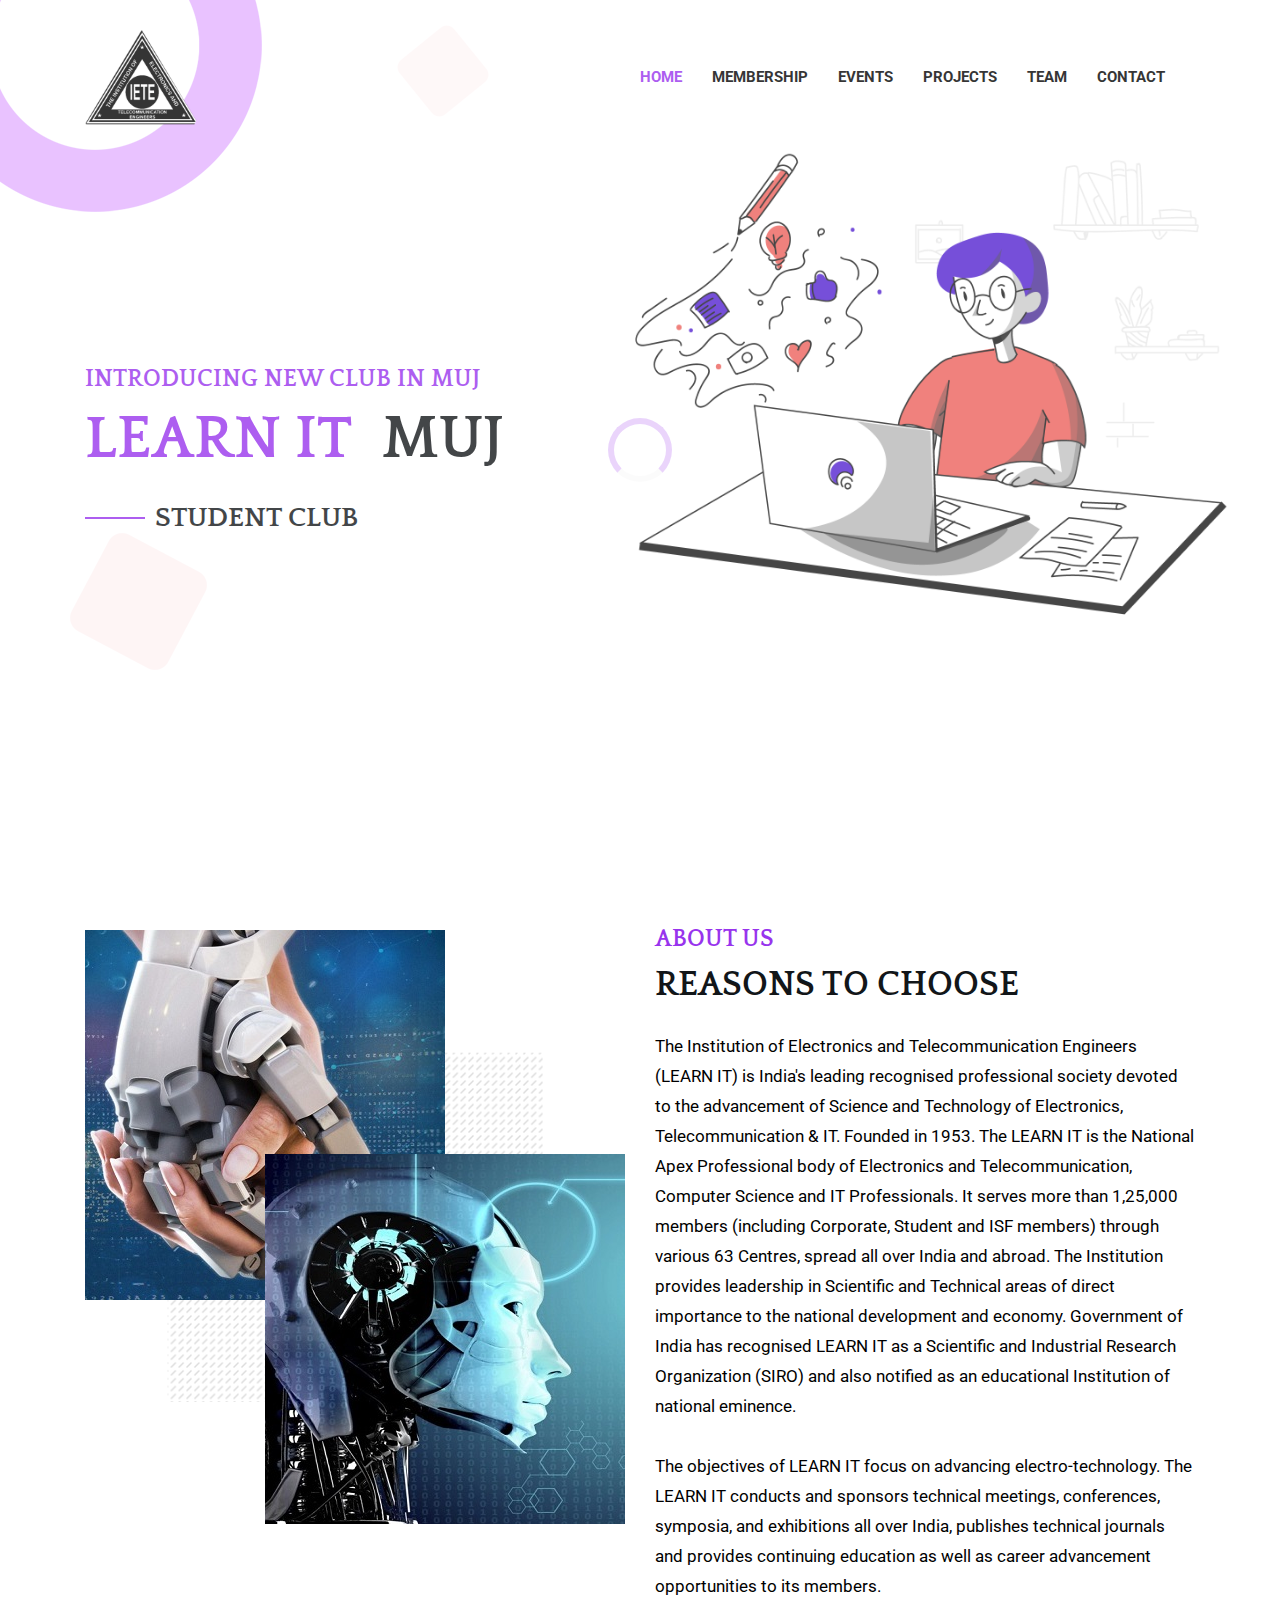
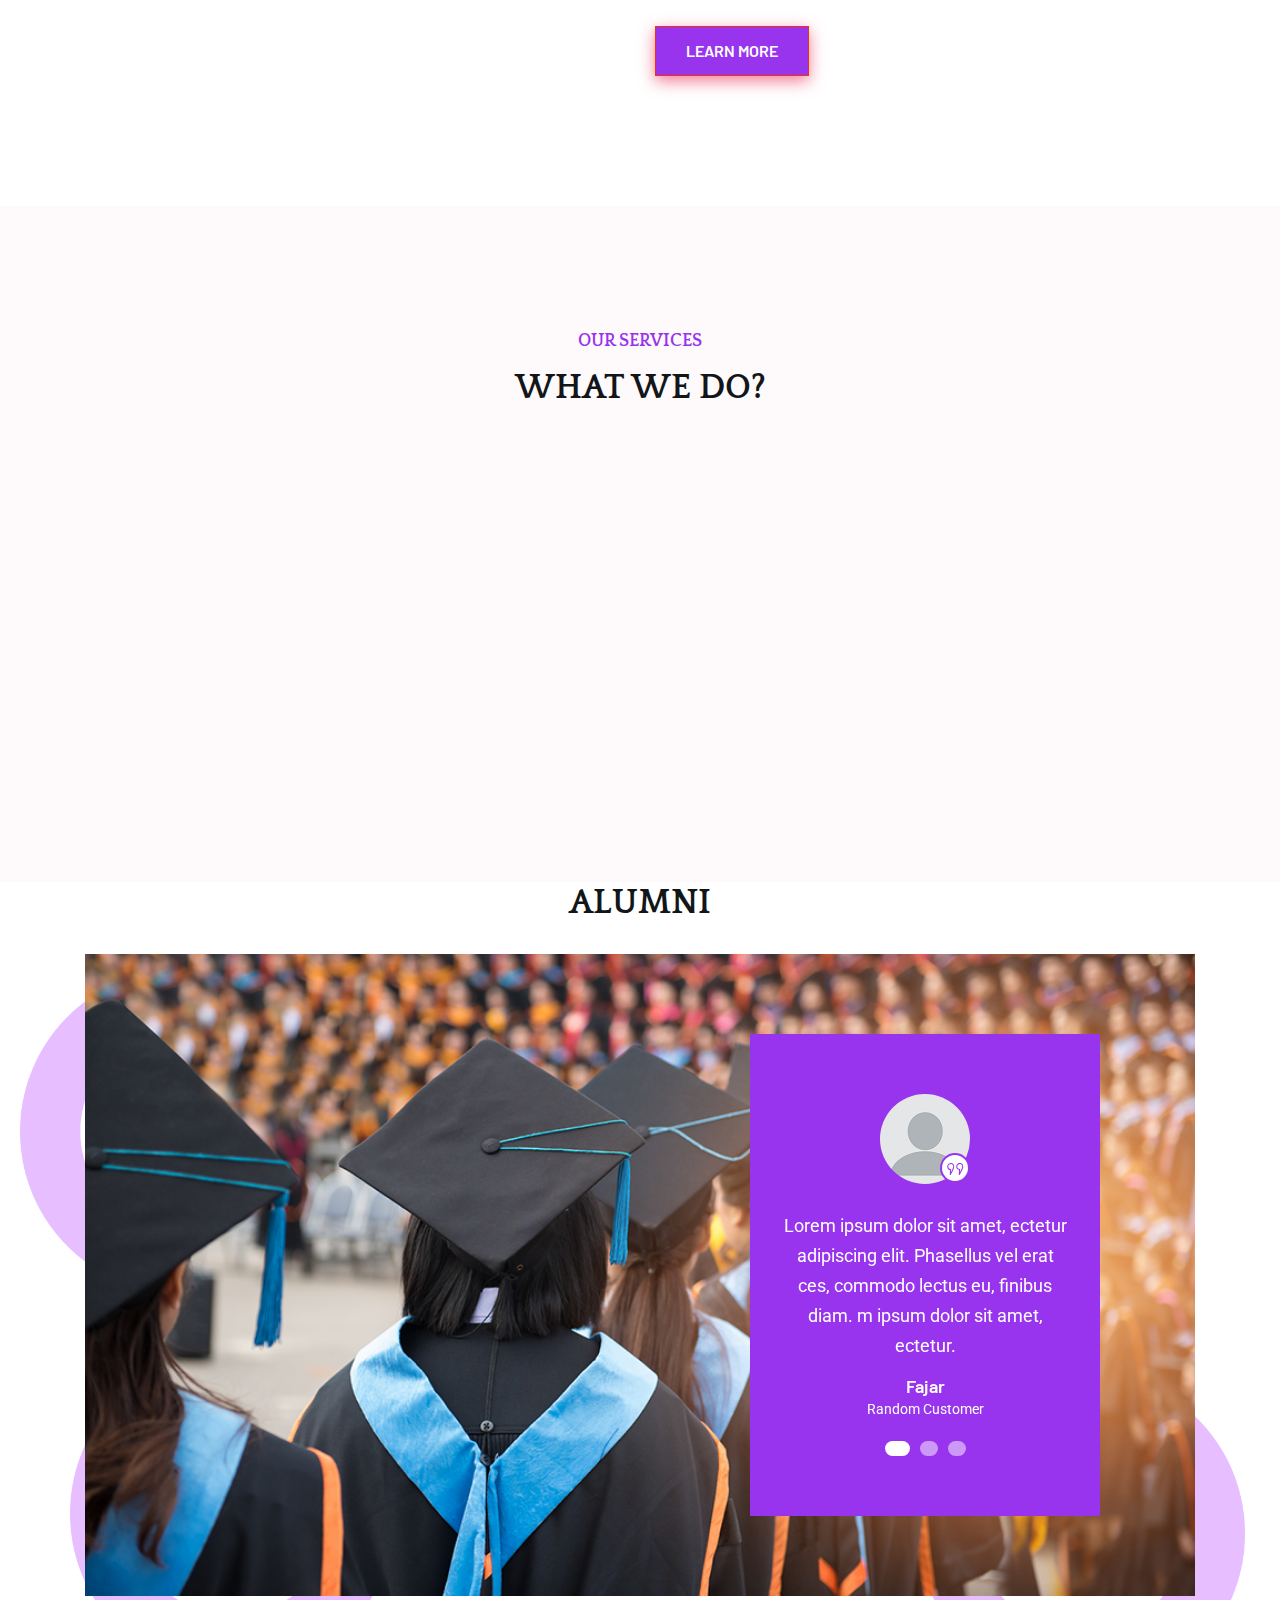
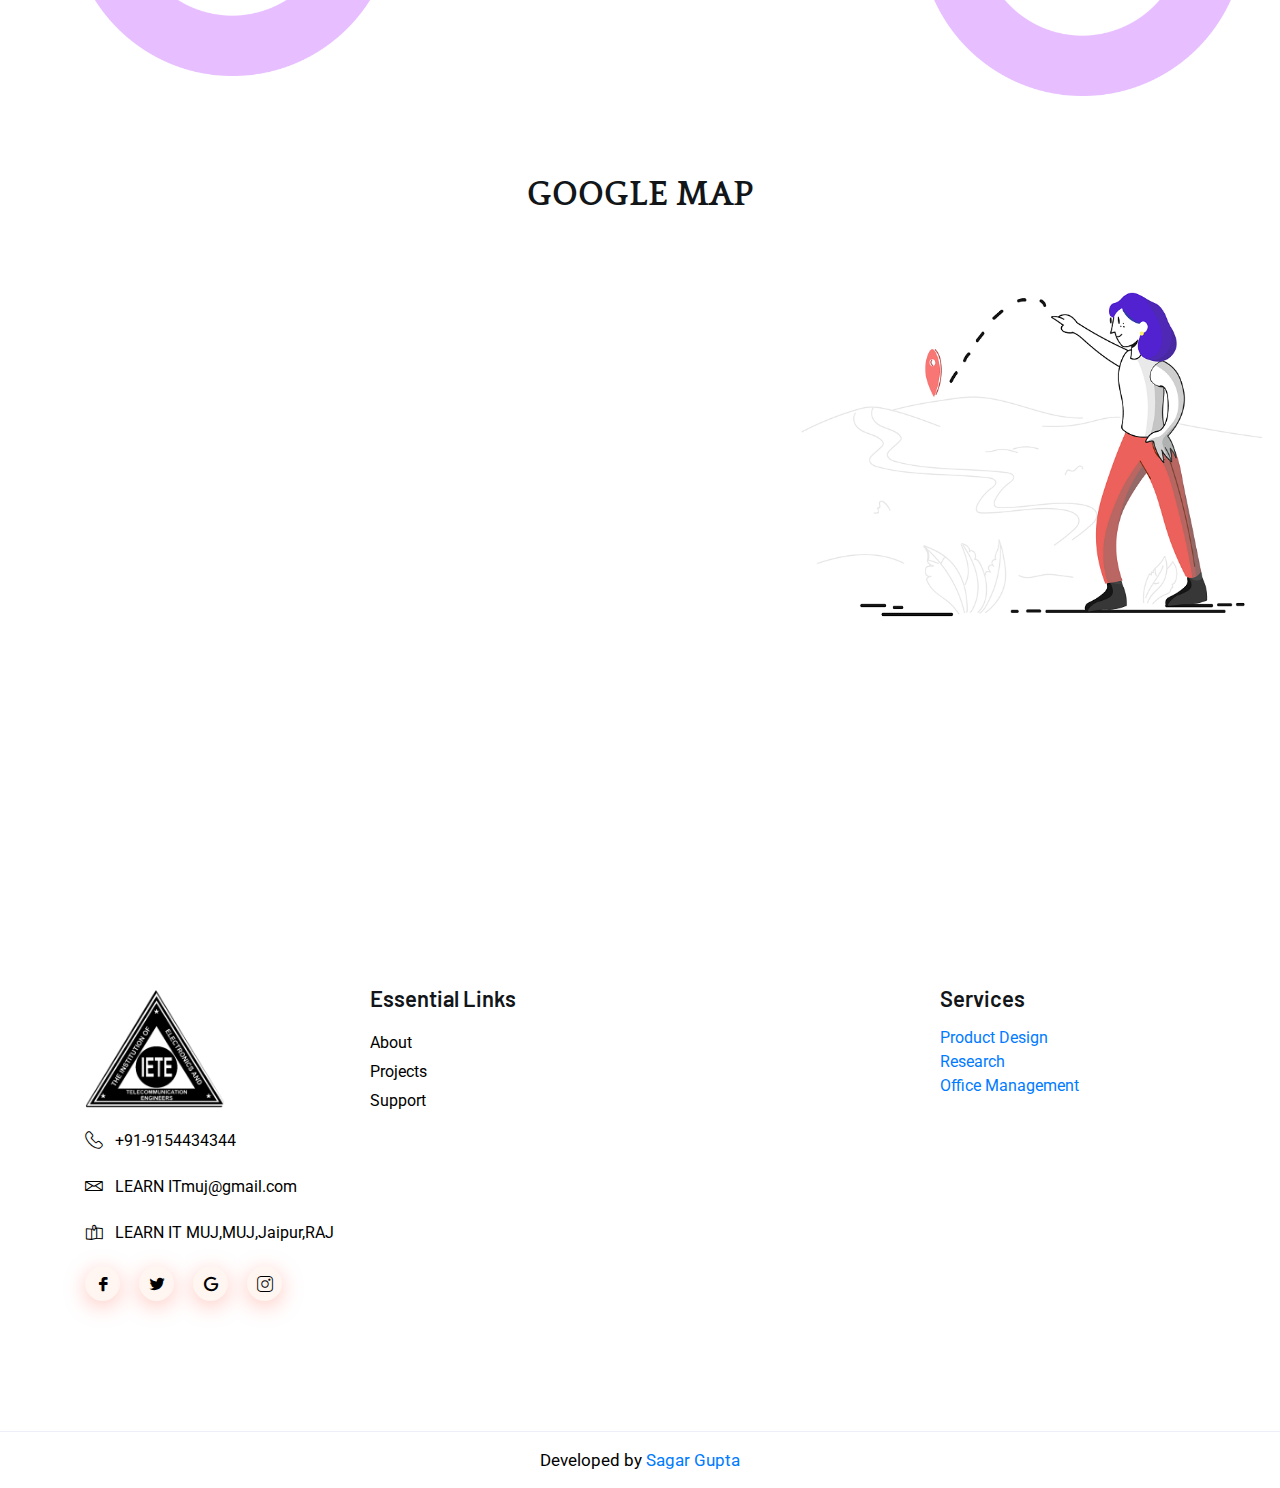
<file: index.html>
<!DOCTYPE html>
<html lang="en">

<head>

    <!--====== Required meta tags ======-->
    <meta charset="utf-8">
    <meta http-equiv="x-ua-compatible" content="ie=edge">
    <meta name="description" content="">
    <meta name="viewport" content="width=device-width, initial-scale=1, shrink-to-fit=no">

    <!--====== Title ======-->
    <title>LEARN IT MUJ </title>

    <!--====== Favicon Icon ======-->
    <link rel="shortcut icon" href="[data-uri]" rel="icon" type="image/x-icon">

    <!--====== Bootstrap css ======-->
    <link rel="stylesheet" href="assets/css/bootstrap.min.css">

    <!--====== Fontawesome css ======-->
    <link rel="stylesheet" href="assets/css/font-awesome.min.css">

    <!--====== Line Icons css ======-->
    <link rel="stylesheet" href="assets/css/LineIcons.css">

    <!--====== Animate css ======-->
    <link rel="stylesheet" href="assets/css/animate.css">

    <!--====== Aos css ======-->
    <link rel="stylesheet" href="assets/css/aos.css">

    <!--====== Slick css ======-->
    <link rel="stylesheet" href="assets/css/slick.css">

    <!--====== Default css ======-->
    <link rel="stylesheet" href="assets/css/default.css">

    <!--====== Style css ======-->
    <link rel="stylesheet" href="assets/css/style.css">
    
<link rel="preconnect" href="https://fonts.gstatic.com">
<link href="https://fonts.googleapis.com/css2?family=Roboto:wght@100;300&display=swap" rel="stylesheet">


</head>

<body>

    <!--====== PRELOADER PART START ======-->

    <div class="preloader">
        <div class="loader_34">
            <div class="ytp-spinner">
                <div class="ytp-spinner-container">
                    <div class="ytp-spinner-rotator">
                        <div class="ytp-spinner-left">
                            <div class="ytp-spinner-circle"></div>
                        </div>
                        <div class="ytp-spinner-right">
                            <div class="ytp-spinner-circle"></div>
                        </div>
                    </div>
                </div>
            </div>
        </div>
    </div>

    <!--====== PRELOADER ENDS START ======-->

    <!--====== HEADER PART START ======-->

    <header id="home" class="header-area pt-100">

        <div class="shape header-shape-one">
            <img src="assets/images/banner/shape/shape-1.png" alt="shape">
        </div> <!-- header shape one -->

        <div class="shape header-shape-tow animation-one">
            <img src="assets/images/banner/shape/shape-2.png" alt="shape">
        </div> <!-- header shape tow -->

        <div class="shape header-shape-three animation-one">
            <img src="assets/images/banner/shape/shape-3.png" alt="shape">
        </div> <!-- header shape three -->

        <!-- <div class="shape header-shape-fore">
            <img src="assets/images/banner/shape/shape-4.png" alt="shape">
        </div> header shape three -->

        <div class="navigation-bar">
            <div class="container">
                <div class="row">
                    <div class="col-lg-12">
                        <nav class="navbar navbar-expand-lg">
                            <a class="navbar-brand" href="#">
                                <img src="assets/images/logo.png" alt="Logo">
                            </a>
                            <button class="navbar-toggler" type="button" data-toggle="collapse" data-target="#navbarSupportedContent" aria-controls="navbarSupportedContent" aria-expanded="false" aria-label="Toggle navigation">
                                <span class="toggler-icon"></span>
                                <span class="toggler-icon"></span>
                                <span class="toggler-icon"></span>
                            </button>

                            <div class="collapse navbar-collapse" id="navbarSupportedContent">
                                <ul id="nav" class="navbar-nav ml-auto">
                                    <li class="nav-item active">
                                        <a class="page-scroll" href="./index.html">Home</a>
                                    </li>
                                    <li class="nav-item">
                                        <a class="page-scroll" href="./membership.html">Membership</a>
                                    </li>
                                    <li class="nav-item">
                                        <a class="page-scroll" href="./services.html">Events</a>
                                    </li>
                                    <li class="nav-item" active>
                                        <a class="page-scroll" href="./project.html">Projects</a>
                                    </li>
                                    <li class="nav-item">
                                        <a class="page-scroll  active" href="./team.html">Team</a>
                                    </li>
                                    <li class="nav-item ">
                                        <a class="page-scroll" href="./contact.html">Contact</a>
                                    </li>
                                </ul> <!-- navbar nav -->
                            </div>
                            <!-- <div class="navbar-btn ml-20 d-none d-sm-block">
                                <a class="main-btn" href="#"><i class="lni-phone"></i> +98 222 4444</a>
                            </div> -->
                        </nav> <!-- navbar -->
                    </div>
                </div> <!-- row -->
            </div> <!-- container -->
        </div> <!-- navigation bar -->

        <div class="header-banner d-flex align-items-center"  >
            <div class="container">
                <div class="row">
                    <div class="col-xl-8 col-lg-9 col-sm-10">
                        <div class="banner-content">
                            <h4 class="sub-title wow fadeInUp" data-wow-duration="1.5s" data-wow-delay="1s">  INTRODUCING New club in MUJ</h4>
                            <h1 class="banner-title mt-10 wow fadeInUp rowset" data-wow-duration="1.0s" data-wow-delay="1.5s"><span>LEARN IT  </span>&ensp;MUJ </h1>
                            <a class="banner-contact mt-25 wow fadeInUp rowset" data-wow-duration="1.0s" data-wow-delay="1.5s" ><h3>Student Club</h3></a>
                        </div> <!-- banner content -->
                    </div>
                </div> <!-- row -->
            </div> <!-- container -->
            <div class="banner-image bg_cover"  >
                <img src="assets/images/banner/banner-image.png" class="vert-move" /></div>
        </div> <!-- header banner -->

    </header>

    <!--====== HEADER PART ENDS ======-->

    <!--====== ABOUT PART START ======-->

    <section id="about" class="about-area pt-80 pb-130">
        <div class="container">
            <div class="row">
                <div class="col-lg-6">
                    <div class="about-image mt-50 clearfix">
                        <div class="single-image float-left">
                            <img src="assets/images/about/about-1.png" alt="About">
                        </div> <!-- single image -->
                        <div data-aos="fade-right" class="about-btn">
                            <a class="main-btn" href="#"><span>1,25,000 </span> MEMBERS</a>
                        </div>
                        <div class="single-image image-tow float-right">
                            <img src="assets/images/about/about-2.png" alt="About">
                        </div> <!-- single image -->
                    </div> <!-- about image -->
                </div>
                <div class="col-lg-6">
                    <div class="about-content mt-45">
                        <h4 class="about-welcome">About Us </h4>
                        <h3 class="about-title mt-10">Reasons to choose</h3>
                        <p class="mt-25">The Institution of Electronics and Telecommunication Engineers (LEARN IT) is India's leading recognised professional society devoted to the advancement of Science and Technology of Electronics, Telecommunication & IT. Founded in 1953. The LEARN IT is the National Apex Professional body of Electronics and Telecommunication, Computer Science and IT Professionals. It serves more than 1,25,000 members (including Corporate, Student and ISF members) through various 63 Centres, spread all over India and abroad. The Institution provides leadership in Scientific and Technical areas of direct importance to the national development and economy. Government of India has recognised LEARN IT as a Scientific and Industrial Research Organization (SIRO) and also notified as an educational Institution of national eminence.
                            <br> <br>The objectives of LEARN IT focus on advancing electro-technology. The LEARN IT conducts and sponsors technical meetings, conferences, symposia, and exhibitions all over India, publishes technical journals and provides continuing education as well as career advancement opportunities to its members.</p>
                        <a class="main-btn mt-25" href="#">learn more</a>
                    </div> <!-- about content -->
                </div>
            </div> <!-- row -->
        </div> <!-- container -->
    </section>

    <!--====== ABOUT PART ENDS ======-->

    <!--====== SERVICES PART START ======-->

    <section id="service" class="services-area pt-125 pb-130 gray-bg">
        <div class="container">
            <div class="row justify-content-center">
                <div class="col-lg-6">
                    <div class="section-title text-center pb-20">
                        <h5 class="sub-title mb-15">Our Services</h5>
                        <h2 class="title">What We Do?</h2>
                    </div> <!-- section title -->
                </div>
            </div> <!-- row -->
            <div class="row justify-content-center">
                <div class="col-lg-4 col-md-6 col-sm-8">
                    <div class="single-services text-center mt-30 wow fadeInUp" data-wow-duration="1.5s" data-wow-delay="0.4s">
                        <div class="services-icon">
                            <i class="lni-paint-roller"></i>
                        </div>
                        <div class="services-content mt-15">
                            <h4 class="services-title">E-Learning</h4>
                            <p class="mt-20"><a class="main-btn mt-25" href="http://LEARN IT-elan.ac.in/">Learn More</a>
                        </div>
                    </div> <!-- single services -->
                 </div>
                <div class="col-lg-4 col-md-6 col-sm-8">
                    <div class="single-services text-center mt-30 wow fadeInUp" data-wow-duration="1.5s" data-wow-delay="0.8s">
                        <div class="services-icon">
                            <i class="lni-blackboard"></i> 
                        </div>
                        <div class="services-content mt-15">
                            <h4 class="services-title">Skill Development Initiatives </h4>  
                            <p class="mt-20"><a class="main-btn mt-25" href="https://www.LEARN IT.org/skilldvlpini.html">Learn More</a>
                        </div> 
                    </div> <!-- single services -->
                </div>
                <!-- <div class="col-lg-4 col-md-6 col-sm-8">
                    <div class="single-services text-center mt-30 wow fadeInUp" data-wow-duration="1.5s" data-wow-delay="1.2s">
                        <div class="services-icon">
                            <i class="lni-home"></i>
                        </div>
                        <div class="services-content mt-15">
                            <h4 class="services-title">Residential Design</h4>
                            <p class="mt-20">Mauris aliquam, turpis sed mattis placerat, justo risus pellentesque quam, id finibus risus arcu eget neque.</p>
                        </div> -->
                    </div> <!-- single services -->
                </div>
                    <!-- <div class="col-lg-4 col-md-6 col-sm-8">
                        <div class="single-services text-center mt-30 wow fadeInUp" data-wow-duration="1.5s" data-wow-delay="0.4s">
                            <div class="services-icon">
                                <i class="lni-briefcase"></i>
                            </div> -->
                        <!-- <div class="services-content mt-15">
                            <h4 class="services-title">Commercial Design</h4>
                            <p class="mt-20">Mauris aliquam, turpis sed mattis placerat, justo risus pellentesque quam, id finibus risus arcu eget neque.</p>
                        </div> -->
                    </div> <!-- single services -->
                </div>
                <!-- <div class="col-lg-4 col-md-6 col-sm-8">
                    <div class="single-services text-center mt-30 wow fadeInUp" data-wow-duration="1.5s" data-wow-delay="0.8s">
                        <div class="services-icon">
                            <i class="lni-handshake"></i>
                        </div> -->
                        <!-- <div class="services-content mt-15">
                            <h4 class="services-title">Hospitality Design</h4>
                            <p class="mt-20">Mauris aliquam, turpis sed mattis placerat, justo risus pellentesque quam, id finibus risus arcu eget neque.</p>
                        </div> -->
                    </div> <!-- single services -->
                </div>
                <!-- <div class="col-lg-4 col-md-6 col-sm-8">
                    <div class="single-services text-center mt-30 wow fadeInUp" data-wow-duration="1.5s" data-wow-delay="1.2s">
                        <div class="services-icon">
                            <i class="lni-grow"></i>
                        </div> -->
                        <!-- <div class="services-content mt-15">
                            <h4 class="services-title">Co-working Space Design</h4>
                            <p class="mt-20">Mauris aliquam, turpis sed mattis placerat, justo risus pellentesque quam, id finibus risus arcu eget neque.</p>
                        </div> -->
                    </div> <!-- single services -->
                </div>
            </div> <!-- row -->
        </div> <!-- container -->
    </section>

    <!--====== SERVICES PART ENDS ======-->

   
   

    <!--====== TESTIMONIAL PART START ======-->
    <div class="row justify-content-center">
        <div class="col-lg-6">
            <div class="section-title text-center pb-20">
                <!-- <h5 class="sub-title mb-15">Google Map</h5> -->
                <h2 class="title">ALUMNI</h2>
            </div> <!-- section title -->
        </div>
    </div> 

    <section id="testimonial" class="testimonial-area pt-130 pb-130">
        <div class="shape shape-one">
            <img src="assets/images/testimonial/shape.png" alt="testimonial">
        </div>
        <div class="shape shape-tow">
            <img src="assets/images/testimonial/shape.png" alt="testimonial">
        </div>
        <div class="shape shape-three">
            <img src="assets/images/testimonial/shape.png" alt="testimonial">
        </div>
        <div class="container">
            <div class="testimonial-bg bg_cover pt-80 pb-80" style="background-image: url(assets/images/testimonial/testimonial-bg.jpg)">
                <div class="row">
                    <div class="col-xl-4 offset-xl-7 col-lg-5 offset-lg-6 col-md-8 offset-md-2 col-sm-10 offset-sm-1">
                        <div class="testimonial-active">
                            <div class="single-testimonial text-center">
                                <div class="testimonial-image">
                                    <img src="assets/images/testimonial/t-1.jpg" alt="Testimonial">
                                    <div class="quota">
                                        <i class="lni-quotation"></i>
                                    </div>
                                </div>
                                <div class="testimonial-content mt-20">
                                    <p>Lorem ipsum dolor sit amet, ectetur adipiscing elit. Phasellus vel erat ces, commodo lectus eu, finibus diam. m ipsum dolor sit amet, ectetur.</p>
                                    <h5 class="testimonial-name mt-15">Fajar</h5>
                                    <span class="sub-title">Random Customer</span>
                                </div>
                            </div> <!-- single-testimonial -->
                            <div class="single-testimonial text-center">
                                <div class="testimonial-image">
                                    <img src="assets/images/testimonial/t-2.jpg" alt="Testimonial">
                                    <div class="quota">
                                        <i class="lni-quotation"></i>
                                    </div>
                                </div>
                                <div class="testimonial-content mt-20">
                                    <p>Lorem ipsum dolor sit amet, ectetur adipiscing elit. Phasellus vel erat ces, commodo lectus eu, finibus diam. m ipsum dolor sit amet, ectetur.</p>
                                    <h5 class="testimonial-name mt-15">Alina</h5>
                                    <span class="sub-title">Tesla Motors</span>
                                </div>
                            </div> <!-- single-testimonial -->
                            <div class="single-testimonial text-center">
                                <div class="testimonial-image">
                                    <img src="assets/images/testimonial/t-3.jpg" alt="Testimonial">
                                    <div class="quota">
                                        <i class="lni-quotation"></i>
                                    </div>
                                </div>
                                <div class="testimonial-content mt-20">
                                    <p>Lorem ipsum dolor sit amet, ectetur adipiscing elit. Phasellus vel erat ces, commodo lectus eu, finibus diam. m ipsum dolor sit amet, ectetur.</p>
                                    <h5 class="testimonial-name mt-15">Celina</h5>
                                    <span class="sub-title">CEO, Alo</span>
                                </div>
                            </div> <!-- single-testimonial -->
                        </div> <!--  testimonial active -->
                    </div>
                </div> <!-- row -->
            </div> <!-- testimonial bg -->
        </div> <!-- container -->
    </section>
    <br>
    <br>

    <!--====== TESTIMONIAL PART ENDS ======-->

   
    <!--====== MAP PART START ======-->
    <div class="row justify-content-center">
        <div class="col-lg-6">
            <div class="section-title text-center pb-20">
                <!-- <h5 class="sub-title mb-15">Google Map</h5> -->
                <h2 class="title">Google Map</h2>
            </div> <!-- section title -->
        </div>
    </div> 
    <br>
    <section id="map" class="map-area">
        <div class="mapouter">
            <div class="gmap_canvas">
                <iframe id="gmap_canvas" src="      https://www.google.com/maps/embed?pb=!1m18!1m12!1m3!1d3559.877283710698!2d75.56304561504345!3d26.843855183157334!2m3!1f0!2f0!3f0!3m2!1i1024!2i768!4f13.1!3m3!1m2!1s0x396c4850e05bee9b%3A0x1b8d67402d4eb863!2sManipal%20University%20Jaipur!5e0!3m2!1sen!2sin!4v1623221399880!5m2!1sen!2sin " frameborder="0" scrolling="no" marginheight="0" marginwidth="0"></iframe>
            </div>
            
            
            
        </div>
        <div class="map-bg bg_cover d-none d-lg-block"  >
            <img src="assets/images/map/map-bg.jpg" class="vert-move" />
        </div>
    </section>

    <!--====== MAP PART ENDS ======-->

    <!--====== FOOTER PART START ======-->

    <footer id="footer" class="footer-area">
        <div class="footer-widget pt-80 pb-130">
            <div class="container">
                <div class="row">
                    <div class="col-lg-3 col-md-4 col-sm-8">
                        <div class="footer-logo mt-50">
                            <a href="#">
                                <img src="assets/images/logo.png" alt="Logo">
                            </a>
                            <ul class="footer-info">
                                <li>
                                    <div class="single-info">
                                        <div class="info-icon">
                                            <i class="lni-phone-handset"></i>
                                        </div>
                                        <div class="info-content">
                                            <p>+91-9154434344</p>
                                        </div> 
                                    </div> <!-- single info -->
                                </li>
                                <li>
                                    <div class="single-info">
                                        <div class="info-icon">
                                            <i class="lni-envelope"></i>
                                        </div>
                                        <div class="info-content">
                                            <p>LEARN ITmuj@gmail.com</p>
                                        </div>
                                    </div> <!-- single info -->
                                </li>
                                <li>
                                    <div class="single-info">
                                        <div class="info-icon">
                                            <i class="lni-map"></i>
                                        </div>
                                        <div class="info-content">
                                            <p>LEARN IT MUJ,MUJ,Jaipur,RAJ </p>
                                        </div>
                                    </div> <!-- single info -->
                                </li>
                            </ul>
                            <ul class="footer-social mt-20">
                                <li><a href="#"><i class="lni-facebook-filled"></i></a></li>
                                <li><a href="#"><i class="lni-twitter-original"></i></a></li>
                                <li><a href="#"><i class="lni-google"></i></a></li>
                                <li><a href="https://www.instagram.com/isf.muj/"><i class="lni-instagram"></i></a></li>
                            </ul>
                        </div> <!-- footer logo -->
                    </div>
                    <div class="col-lg-3 col-md-4 col-sm-6">
                        <div class="footer-link mt-45">
                            <div class="f-title">
                                <h4 class="title">Essential Links</h4>
                            </div>
                            <ul class="mt-15">
                                <li><a href="#">About</a></li>
                                <li><a href="#">Projects</a></li>
                                <li><a href="#">Support</a></li>
                            </ul>
                        </div>
                    </div>
                    <div class="col-lg-3 col-md-4 col-sm-6">
                        <!-- <div class="footer-link mt-45">
                            <div class="f-title">
                                <h4 class="title">Services</h4>
                            </div>
                            <ul class="mt-15">
                                <li><a href="#">Product Design</a></li>
                                <li><a href="#">Research</a></li>
                                <li><a href="#">Office Management</a></li>
                            </ul>
                        </div> -->
                    </div>
                    <div class="col-lg-3 col-md-5 col-sm-8">
                        <div class="footer-newsleter mt-45">
                            <div class="f-title">
                                <h4 class="title">Services</h4>
                            </div>
                            <ul class="mt-15">
                                <li><a href="#">Product Design</a></li>
                                <li><a href="#">Research</a></li>
                                <li><a href="#">Office Management</a></li>
                            </ul>
                        </div>
                    </div>
                </div> <!-- row -->
            </div> <!-- container -->
        </div> <!-- footer widget -->
        <div class="copyright-area">
            <div class="container">
                <div class="row">
                    <div class="col-lg-12">
                        <div class="copyright text-center">
                            <p>Developed by <a href="https://www.instagram.com/" target="_blank">Sagar Gupta</a> 
                        </div> <!-- copyright -->
                    </div>
                </div> <!-- row -->
            </div> <!-- container -->
        </div> <!-- copyright-area -->
    </footer>

    <!--====== FOOTER PART ENDS ======-->

    <!--====== BACK TO TOP PART START ======-->

    <a href="#" class="back-to-top"><i class="lni-chevron-up"></i></a>

    <!--====== BACK TO TOP PART ENDS ======-->

    <!--====== PART START ======-->

    <!--
    <section class="">
        <div class="container">
            <div class="row">
                <div class="col-lg-"></div>
            </div>
        </div>
    </section>
-->

    <!--====== PART ENDS ======-->


    <!-- row -->









    <!--====== jquery js ======-->
    <script src="assets/js/vendor/modernizr-3.6.0.min.js"></script>
    <script src="assets/js/vendor/jquery-1.12.4.min.js"></script>

    <!--====== Bootstrap js ======-->
    <script src="assets/js/bootstrap.min.js"></script>

    <!--====== WOW js ======-->
    <script src="assets/js/wow.min.js"></script>

    <!--====== Slick js ======-->
    <script src="assets/js/slick.min.js"></script>

    <!--====== Scrolling Nav js ======-->
    <script src="assets/js/scrolling-nav.js"></script>
    <script src="assets/js/jquery.easing.min.js"></script>

    <!--====== Aos js ======-->
    <script src="assets/js/aos.js"></script>


    <!--====== Main js ======-->
    <script src="assets/js/main.js"></script>
    <script src="//code.tidio.co/yg8l2hkgqabslgq1mbbhmaqmclj6fojx.js" async></script>


    
</body>

</html>
</file>
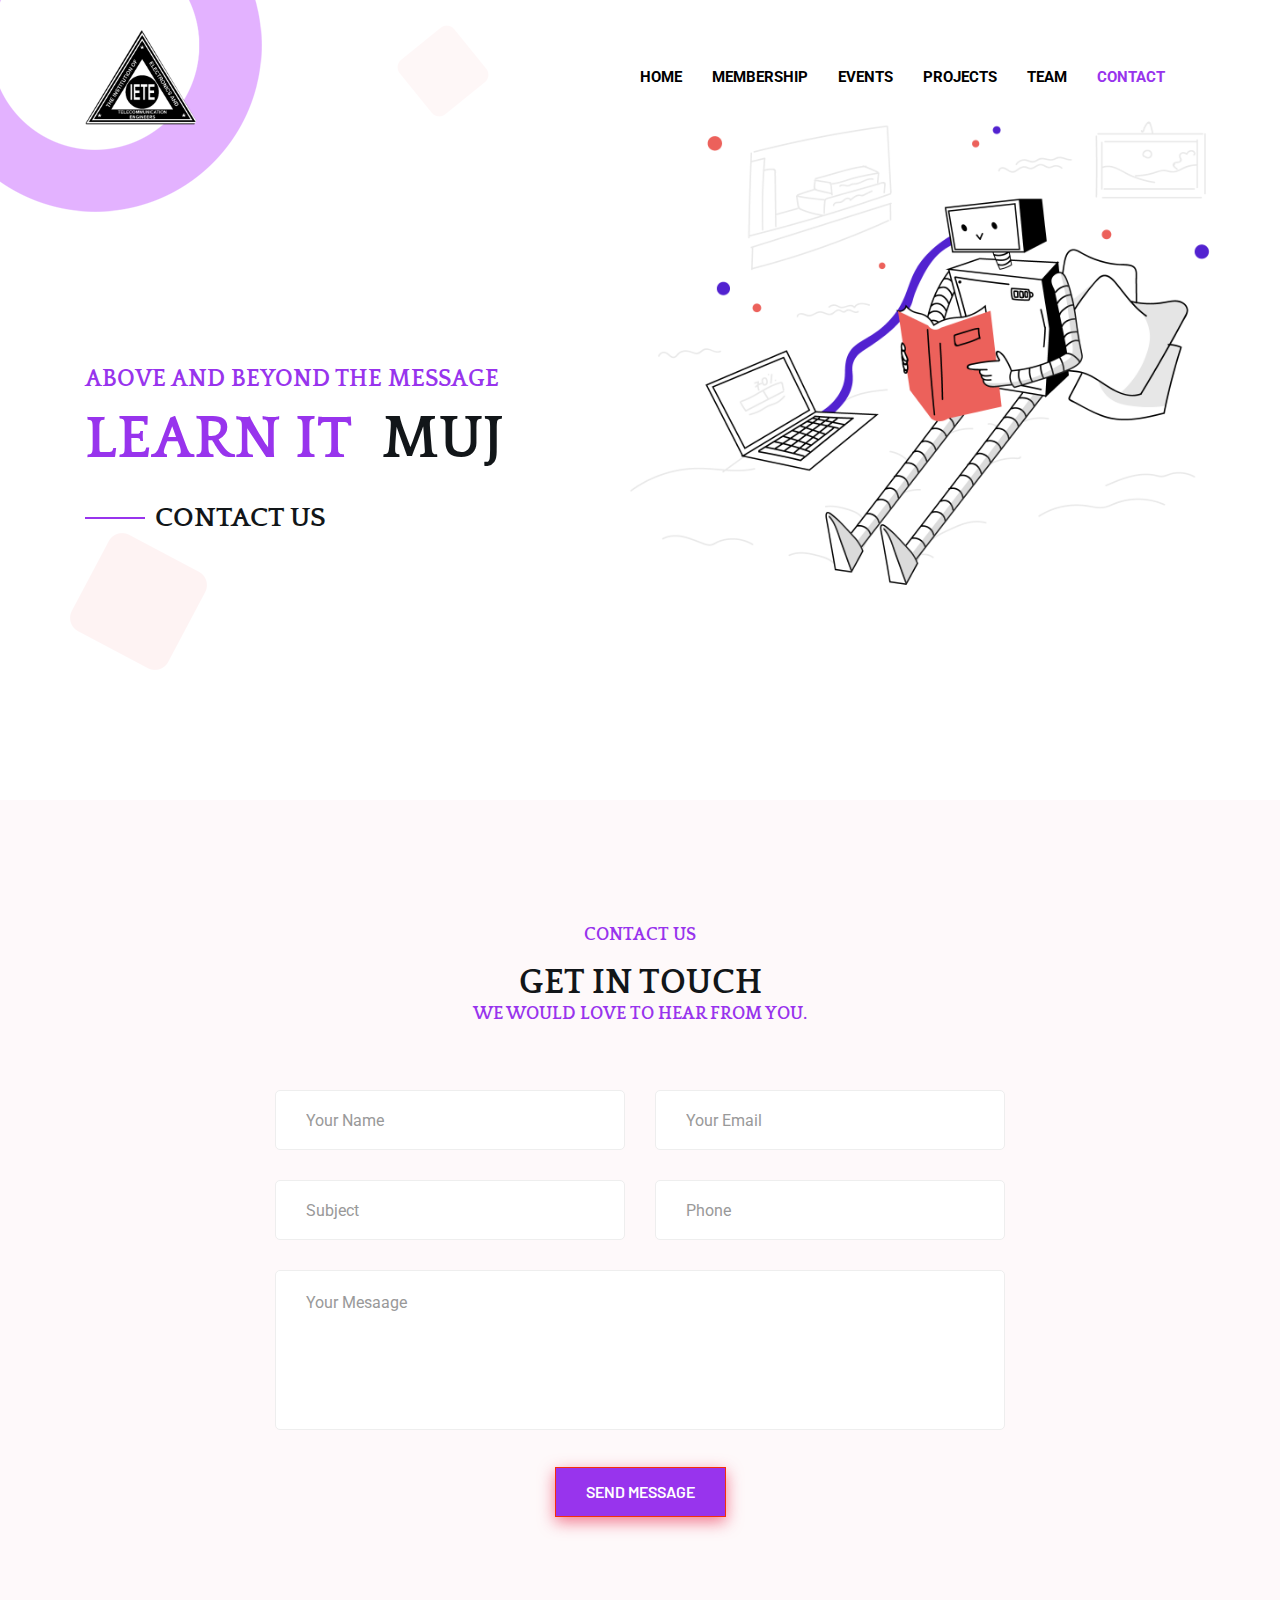
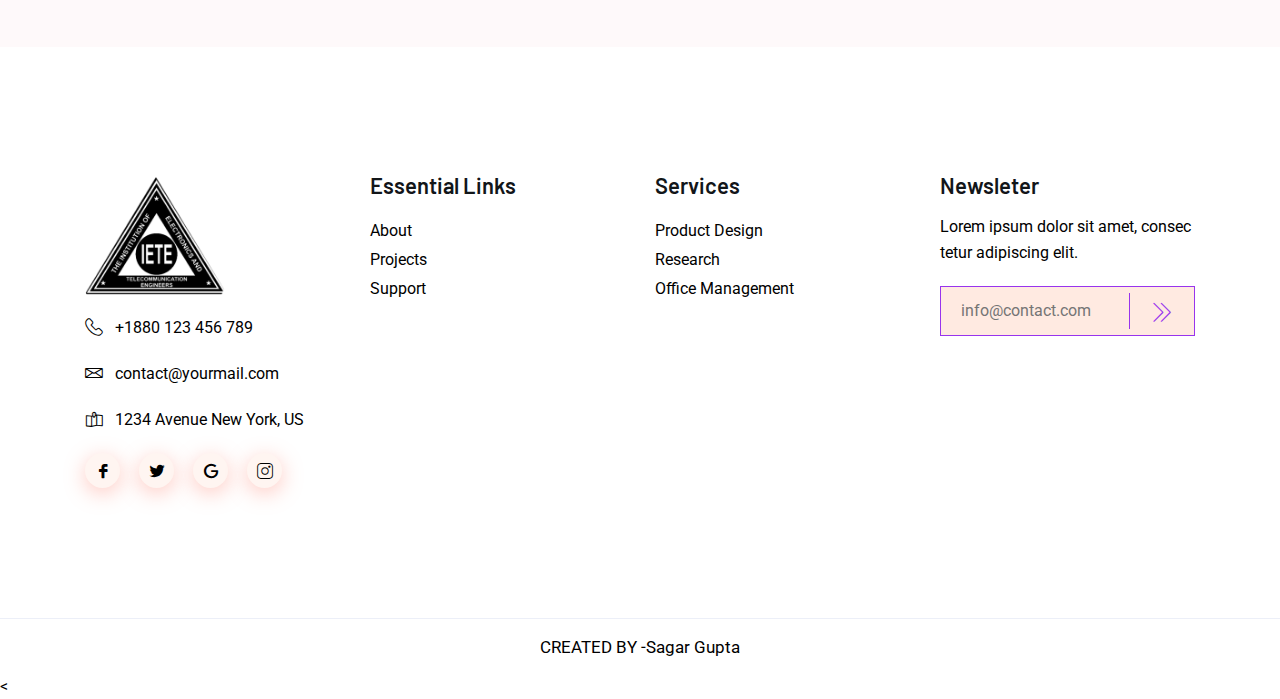
<file: contact.html>
<!DOCTYPE html>
<html lang="en">

<head>

    <!--====== Required meta tags ======-->
    <meta charset="utf-8">
    <meta http-equiv="x-ua-compatible" content="ie=edge">
    <meta name="description" content="">
    <meta name="viewport" content="width=device-width, initial-scale=1, shrink-to-fit=no">

    <!--====== Title ======-->
    <title>LEARN IT MUJ</title>

    <!--====== Favicon Icon ======-->
    <link rel="shortcut icon" href="[data-uri]" rel="icon" type="image/x-icon">

    <!--====== Bootstrap css ======-->
    <link rel="stylesheet" href="assets/css/bootstrap.min.css">

    <!--====== Fontawesome css ======-->
    <link rel="stylesheet" href="assets/css/font-awesome.min.css">

    <!--====== Line Icons css ======-->
    <link rel="stylesheet" href="assets/css/LineIcons.css">

    <!--====== Animate css ======-->
    <link rel="stylesheet" href="assets/css/animate.css">

    <!--====== Aos css ======-->
    <link rel="stylesheet" href="assets/css/aos.css">

    <!--====== Slick css ======-->
    <link rel="stylesheet" href="assets/css/slick.css">

    <!--====== Default css ======-->
    <link rel="stylesheet" href="assets/css/default.css">

    <!--====== Style css ======-->
    <link rel="stylesheet" href="assets/css/style.css">
    <link rel="preconnect" href="https://fonts.gstatic.com">
<link href="https://fonts.googleapis.com/css2?family=Roboto:wght@100;300&display=swap" rel="stylesheet">


</head>

<body>

    <!--====== PRELOADER PART START ======-->

    <!-- <div class="preloader">
        <div class="loader_34">
            <div class="ytp-spinner">
                <div class="ytp-spinner-container">
                    <div class="ytp-spinner-rotator">
                        <div class="ytp-spinner-left">
                            <div class="ytp-spinner-circle"></div>
                        </div>
                        <div class="ytp-spinner-right">
                            <div class="ytp-spinner-circle"></div>
                        </div>
                    </div>
                </div>
            </div>
        </div>
    </div> -->

    <!--====== PRELOADER ENDS START ======-->

    <!--====== HEADER PART START ======-->

    <header id="home" class="header-area pt-100">

        <div class="shape header-shape-one">
            <img src="assets/images/banner/shape/shape-1.png" alt="shape">
        </div> <!-- header shape one -->

        <div class="shape header-shape-tow animation-one">
            <img src="assets/images/banner/shape/shape-2.png" alt="shape">
        </div> <!-- header shape tow -->

        <div class="shape header-shape-three animation-one">
            <img src="assets/images/banner/shape/shape-3.png" alt="shape">
        </div> <!-- header shape three -->

        <!-- <div class="shape header-shape-fore">
            <img src="assets/images/banner/shape/shape-4.png" alt="shape">
        </div> header shape three -->

        <div class="navigation-bar">
            <div class="container">
                <div class="row">
                    <div class="col-lg-12">
                        <nav class="navbar navbar-expand-lg">
                            <a class="navbar-brand" href="#">
                                <img src="assets/images/logo.png" alt="Logo">
                            </a>
                            <button class="navbar-toggler" type="button" data-toggle="collapse" data-target="#navbarSupportedContent" aria-controls="navbarSupportedContent" aria-expanded="false" aria-label="Toggle navigation">
                                <span class="toggler-icon"></span>
                                <span class="toggler-icon"></span>
                                <span class="toggler-icon"></span>
                            </button>

                            <div class="collapse navbar-collapse" id="navbarSupportedContent">
                                <ul id="nav" class="navbar-nav ml-auto">
                                    <li class="nav-item ">
                                        <a class="page-scroll" href="./index.html">Home</a>
                                    </li>
                                    <li class="nav-item">
                                        <a class="page-scroll" href="./aboutus.html">Membership</a>
                                    </li>
                                    <li class="nav-item">
                                        <a class="page-scroll" href="./services.html">Events</a>
                                    </li>
                                    <li class="nav-item">
                                        <a class="page-scroll" href="./project.html">Projects</a>
                                    </li>
                                    <li class="nav-item">
                                        <a class="page-scroll" href="./team.html">Team</a>
                                    </li>
                                    <li class="nav-item  active">
                                        <a class="page-scroll" href="./contact.html">Contact</a>
                                    </li>
                                </ul> <!-- navbar nav -->
                            </div>
                            <!-- <div class="navbar-btn ml-20 d-none d-sm-block">
                                <a class="main-btn" href="#"><i class="lni-phone"></i> +98 222 4444</a>
                            </div> -->
                        </nav> <!-- navbar -->
                    </div>
                </div> <!-- row -->
            </div> <!-- container -->
        </div> <!-- navigation bar -->

        <div class="header-banner d-flex align-items-center"  >
            <div class="container">
                <div class="row">
                    <div class="col-xl-8 col-lg-9 col-sm-10">
                        <div class="banner-content">
                            <h4 class="sub-title wow fadeInUp" data-wow-duration="1.5s" data-wow-delay="1s"> Above and Beyond The Message </h4>
                            <h1 class="banner-title mt-10 wow fadeInUp rowset" data-wow-duration="1.0s" data-wow-delay="1.5s"><span>LEARN IT  </span>&ensp;MUJ </h1>
                            <a class="banner-contact mt-25 wow fadeInUp rowset" data-wow-duration="1.0s" data-wow-delay="1.5s" ><h3>CONTACT US</h3></a>
                        </div> <!-- banner content -->
                    </div>
                </div> <!-- row -->
            </div> <!-- container -->
            <div class="banner-image bg_cover"   >
                <img src="assets/images/banner/banner-image6.png" class="vert-move" /></div>
        </div> <!-- header banner -->

    </header>


    <!--====== CONTACT PART START ======-->

    <section id="contact" class="contact-area pt-125 pb-130 gray-bg">
        <div class="container">
            <div class="row justify-content-center">
                <div class="col-lg-6">
                    <div class="section-title text-center pb-20">
                        <h5 class="sub-title mb-15">Contact us</h5>
                        <h2 class="title">Get In touch</h2>
                        <h5 class="sub-title mb-15">We would love to hear from you.</h5>
                    </div> <!-- section title -->
                </div>
            </div> <!-- row -->
            <div class="row justify-content-center">
                <div class="col-lg-8">
                    <div class="contact-form">
                        <form id="contact-form" action="assets/contact.php" method="post" data-toggle="validator">
                            <div class="row">
                                <div class="col-md-6">
                                    <div class="single-form form-group">
                                        <input type="text" name="name" placeholder="Your Name" data-error="Name is required." required="required">
                                        <div class="help-block with-errors"></div>
                                    </div> <!-- single form -->
                                </div>
                                <div class="col-md-6">
                                    <div class="single-form form-group">
                                        <input type="email" name="email" placeholder="Your Email" data-error="Valid email is required." required="required">
                                        <div class="help-block with-errors"></div>
                                    </div> <!-- single form -->
                                </div>
                                <div class="col-md-6">
                                    <div class="single-form form-group">
                                        <input type="text" name="subject" placeholder="Subject" data-error="Subject is required." required="required">
                                        <div class="help-block with-errors"></div>
                                    </div> <!-- single form -->
                                </div>
                                <div class="col-md-6">
                                    <div class="single-form form-group">
                                        <input type="text" name="phone" placeholder="Phone" data-error="Phone is required." required="required">
                                        <div class="help-block with-errors"></div>
                                    </div> <!-- single form -->
                                </div>
                                <div class="col-md-12">
                                    <div class="single-form form-group">
                                        <textarea placeholder="Your Mesaage" name="message" data-error="Please,leave us a message." required="required"></textarea>
                                        <div class="help-block with-errors"></div>
                                    </div> <!-- single form -->
                                </div>
                                <p class="form-message"></p>
                                <div class="col-md-12">
                                    <div class="single-form form-group text-center">
                                        <button type="submit" class="main-btn">send message</button>
                                    </div> <!-- single form -->
                                </div>
                            </div> <!-- row -->
                        </form>
                    </div> <!-- row -->
                </div>
            </div> <!-- row -->
        </div> <!-- container -->
    </section>

    <!--====== CONTACT PART ENDS ======-->

    

    <!--====== FOOTER PART START ======-->

    <footer id="footer" class="footer-area">
        <div class="footer-widget pt-80 pb-130">
            <div class="container">
                <div class="row">
                    <div class="col-lg-3 col-md-4 col-sm-8">
                        <div class="footer-logo mt-50">
                            <a href="#">
                                <img src="assets/images/logo.png" alt="Logo">
                            </a>
                            <ul class="footer-info">
                                <li>
                                    <div class="single-info">
                                        <div class="info-icon">
                                            <i class="lni-phone-handset"></i>
                                        </div>
                                        <div class="info-content">
                                            <p>+1880 123 456 789</p>
                                        </div>
                                    </div> <!-- single info -->
                                </li>
                                <li>
                                    <div class="single-info">
                                        <div class="info-icon">
                                            <i class="lni-envelope"></i>
                                        </div>
                                        <div class="info-content">
                                            <p>contact@yourmail.com</p>
                                        </div>
                                    </div> <!-- single info -->
                                </li>
                                <li>
                                    <div class="single-info">
                                        <div class="info-icon">
                                            <i class="lni-map"></i>
                                        </div>
                                        <div class="info-content">
                                            <p>1234 Avenue New York, US</p>
                                        </div>
                                    </div> <!-- single info -->
                                </li>
                            </ul>
                            <ul class="footer-social mt-20">
                                <li><a href="#"><i class="lni-facebook-filled"></i></a></li>
                                <li><a href="#"><i class="lni-twitter-original"></i></a></li>
                                <li><a href="#"><i class="lni-google"></i></a></li>
                                <li><a href="#"><i class="lni-instagram"></i></a></li>
                            </ul>
                        </div> <!-- footer logo -->
                    </div>
                    <div class="col-lg-3 col-md-4 col-sm-6">
                        <div class="footer-link mt-45">
                            <div class="f-title">
                                <h4 class="title">Essential Links</h4>
                            </div>
                            <ul class="mt-15">
                                <li><a href="#">About</a></li>
                                <li><a href="#">Projects</a></li>
                                <li><a href="#">Support</a></li>
                            </ul>
                        </div>
                    </div>
                    <div class="col-lg-3 col-md-4 col-sm-6">
                        <div class="footer-link mt-45">
                            <div class="f-title">
                                <h4 class="title">Services</h4>
                            </div>
                            <ul class="mt-15">
                                <li><a href="#">Product Design</a></li>
                                <li><a href="#">Research</a></li>
                                <li><a href="#">Office Management</a></li>
                            </ul>
                        </div>
                    </div>
                    <div class="col-lg-3 col-md-5 col-sm-8">
                        <div class="footer-newsleter mt-45">
                            <div class="f-title">
                                <h4 class="title">Newsleter</h4>
                            </div>
                            <p class="mt-15">Lorem ipsum dolor sit amet, consec tetur adipiscing elit.</p>
                            <form action="#">
                                <div class="newsleter mt-20">
                                    <input type="email" placeholder="info@contact.com">
                                    <button><i class="lni-angle-double-right"></i></button>
                                </div>
                            </form>
                        </div>
                    </div>
                </div> <!-- row -->
            </div> <!-- container -->
        </div> <!-- footer widget -->
        <div class="copyright-area">
            <div class="container">
                <div class="row">
                    <div class="col-lg-12">
                        <div class="copyright text-center">
                            <p>CREATED BY -Sagar Gupta
                        </div> <!-- copyright -->
                    </div>
                </div> <!-- row -->
            </div> <!-- container -->
        </div> < <!-- copyright-area -->
    </footer>

    <!--====== FOOTER PART ENDS ======-->

    <!--====== BACK TO TOP PART START ======-->

    <a href="#" class="back-to-top"><i class="lni-chevron-up"></i></a>

    <!--====== BACK TO TOP PART ENDS ======-->

    <!--====== PART START ======-->

    <!--
    <section class="">
        <div class="container">
            <div class="row">
                <div class="col-lg-"></div>
            </div>
        </div>
    </section>
-->

    <!--====== PART ENDS ======-->


    <!-- row -->









    <!--====== jquery js ======-->
    <script src="assets/js/vendor/modernizr-3.6.0.min.js"></script>
    <script src="assets/js/vendor/jquery-1.12.4.min.js"></script>

    <!--====== Bootstrap js ======-->
    <script src="assets/js/bootstrap.min.js"></script>

    <!--====== WOW js ======-->
    <script src="assets/js/wow.min.js"></script>

    <!--====== Slick js ======-->
    <script src="assets/js/slick.min.js"></script>

    <!--====== Scrolling Nav js ======-->
    <script src="assets/js/scrolling-nav.js"></script>
    <script src="assets/js/jquery.easing.min.js"></script>

    <!--====== Aos js ======-->
    <script src="assets/js/aos.js"></script>


    <!--====== Main js ======-->
    <script src="assets/js/main.js"></script>

</body>

</html>
</file>
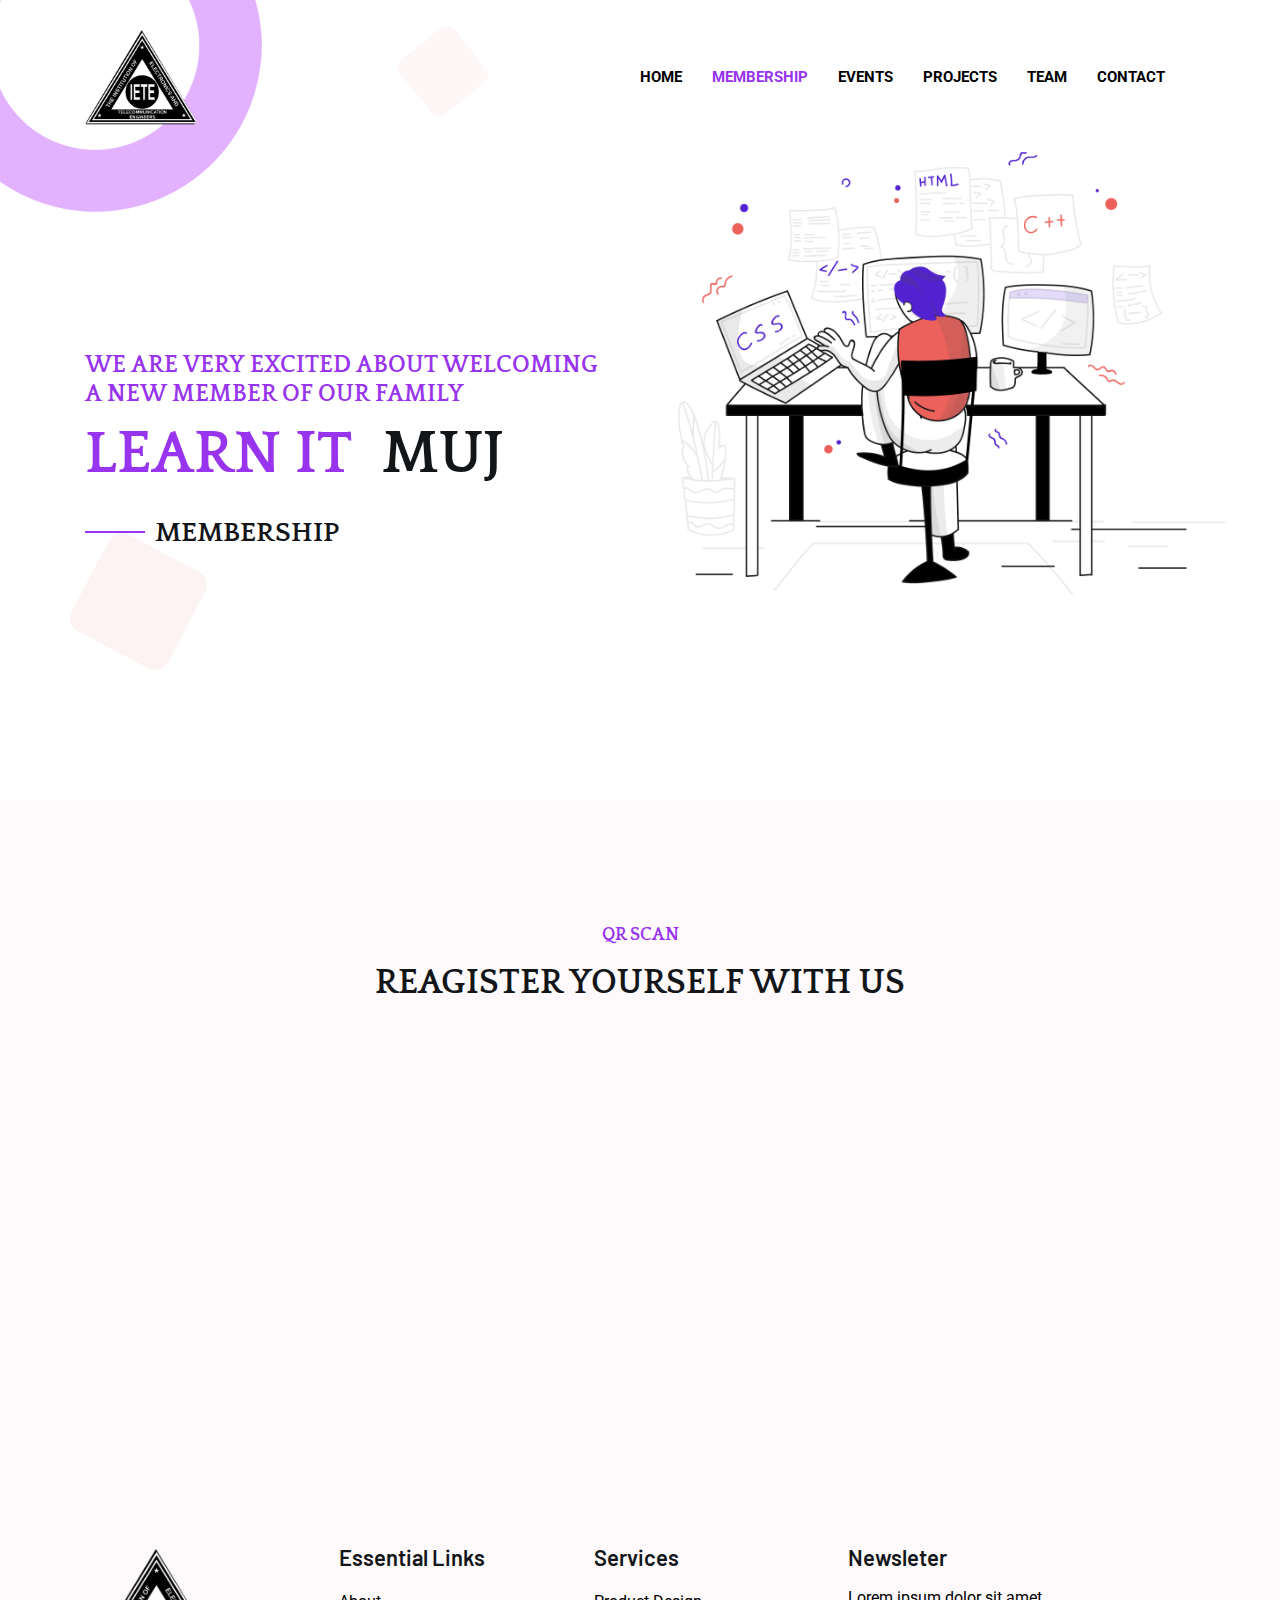
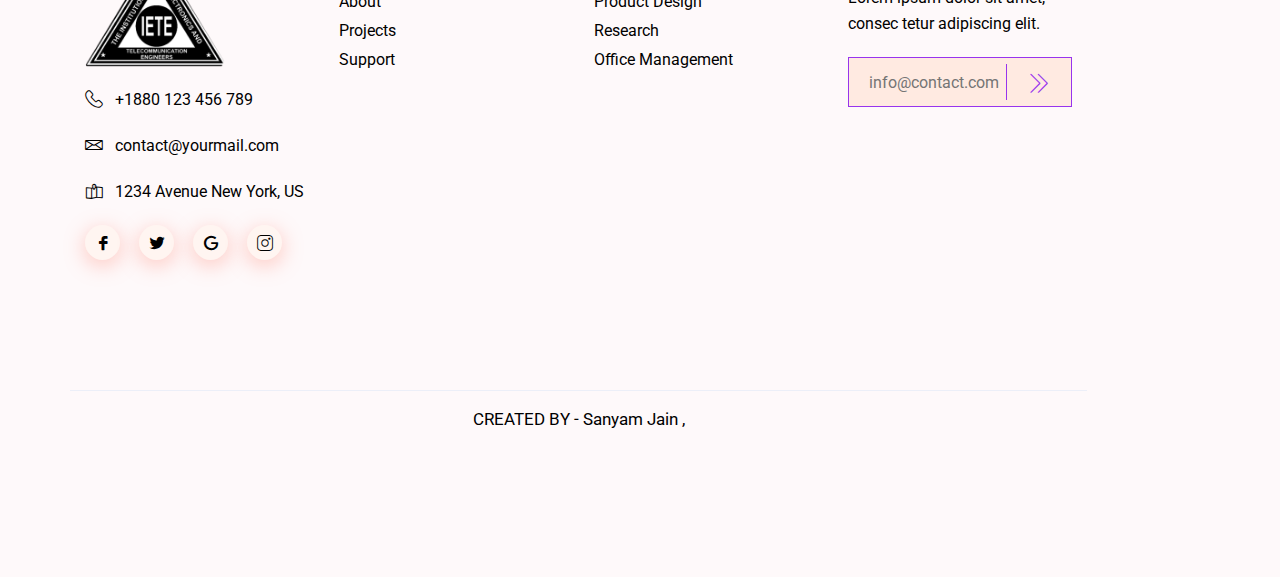
<file: membership.html>
<!DOCTYPE html>
<html lang="en">

<head>

    <!--====== Required meta tags ======-->
    <meta charset="utf-8">
    <meta http-equiv="x-ua-compatible" content="ie=edge">
    <meta name="description" content="">
    <meta name="viewport" content="width=device-width, initial-scale=1, shrink-to-fit=no">

    <!--====== Title ======-->
    <title>LEARN IT MUJ</title>

    <!--====== Favicon Icon ======-->
    <link rel="shortcut icon" href="[data-uri]" rel="icon" type="image/x-icon">

    <!--====== Bootstrap css ======-->
    <link rel="stylesheet" href="assets/css/bootstrap.min.css">

    <!--====== Fontawesome css ======-->
    <link rel="stylesheet" href="assets/css/font-awesome.min.css">

    <!--====== Line Icons css ======-->
    <link rel="stylesheet" href="assets/css/LineIcons.css">

    <!--====== Animate css ======-->
    <link rel="stylesheet" href="assets/css/animate.css">

    <!--====== Aos css ======-->
    <link rel="stylesheet" href="assets/css/aos.css">

    <!--====== Slick css ======-->
    <link rel="stylesheet" href="assets/css/slick.css">

    <!--====== Default css ======-->
    <link rel="stylesheet" href="assets/css/default.css">

    <!--====== Style css ======-->
    <link rel="stylesheet" href="assets/css/style.css">
    <link rel="preconnect" href="https://fonts.gstatic.com">
    <link href="https://fonts.googleapis.com/css2?family=Roboto:wght@100;300&display=swap" rel="stylesheet">

</head>

<body>

    <!--====== PRELOADER PART START ======-->

    <!-- <div class="preloader">
        <div class="loader_34">
            <div class="ytp-spinner">
                <div class="ytp-spinner-container">
                    <div class="ytp-spinner-rotator">
                        <div class="ytp-spinner-left">
                            <div class="ytp-spinner-circle"></div>
                        </div>
                        <div class="ytp-spinner-right">
                            <div class="ytp-spinner-circle"></div>
                        </div>
                    </div>
                </div>
            </div>
        </div>
    </div> -->

    <!--====== PRELOADER ENDS START ======-->

    <!--====== HEADER PART START ======-->

    <header id="home" class="header-area pt-100">

        <div class="shape header-shape-one">
            <img src="assets/images/banner/shape/shape-1.png" alt="shape">
        </div> <!-- header shape one -->

        <div class="shape header-shape-tow animation-one">
            <img src="assets/images/banner/shape/shape-2.png" alt="shape">
        </div> <!-- header shape tow -->

        <div class="shape header-shape-three animation-one">
            <img src="assets/images/banner/shape/shape-3.png" alt="shape">
        </div> <!-- header shape three -->

        <!-- <div class="shape header-shape-fore">
            <img src="assets/images/banner/shape/shape-4.png" alt="shape">
        </div> header shape three -->

        <div class="navigation-bar">
            <div class="container">
                <div class="row">
                    <div class="col-lg-12">
                        <nav class="navbar navbar-expand-lg">
                            <a class="navbar-brand" href="#">
                                <img src="assets/images/logo.png" alt="Logo">
                            </a>
                            <button class="navbar-toggler" type="button" data-toggle="collapse" data-target="#navbarSupportedContent" aria-controls="navbarSupportedContent" aria-expanded="false" aria-label="Toggle navigation">
                                <span class="toggler-icon"></span>
                                <span class="toggler-icon"></span>
                                <span class="toggler-icon"></span>
                            </button>

                            <div class="collapse navbar-collapse" id="navbarSupportedContent">
                                <ul id="nav" class="navbar-nav ml-auto">
                                    <li class="nav-item ">
                                        <a class="page-scroll" href="./index.html">Home</a>
                                    </li>
                                    <li class="nav-item active">
                                        <a class="page-scroll" href="./membership.html">Membership</a>
                                    </li>
                                    <li class="nav-item">
                                        <a class="page-scroll" href="./services.html">Events</a>
                                    </li>
                                    <li class="nav-item">
                                        <a class="page-scroll" href="./project.html">Projects</a>
                                    </li>
                                    <li class="nav-item">
                                        <a class="page-scroll  active" href="./team.html">Team</a>
                                    </li>
                                    <li class="nav-item ">
                                        <a class="page-scroll" href="./contact.html">Contact</a>
                                    </li>
                                </ul> <!-- navbar nav -->
                            </div>
                            <!-- <div class="navbar-btn ml-20 d-none d-sm-block">
                                <a class="main-btn" href="#"><i class="lni-phone"></i> +98 222 4444</a>
                            </div> -->
                        </nav> <!-- navbar -->
                    </div>
                </div> <!-- row -->
            </div> <!-- container -->
        </div> <!-- navigation bar -->

        <div class="header-banner d-flex align-items-center"  >
            <div class="container">
                <div class="row">
                    <div class="col-xl-8 col-lg-9 col-sm-10">
                        <div class="banner-content">  
                            <h4 class="sub-title wow fadeInUp" data-wow-duration="1.5s" data-wow-delay="1s"> We are Very Excited  About Welcoming </h4><h4 class="sub-title wow fadeInUp" data-wow-duration="1.5s" data-wow-delay="1s"> a new Member Of Our Family</h4>
                            <h1 class="banner-title mt-10 wow fadeInUp rowset" data-wow-duration="1.0s" data-wow-delay="1.5s"><span>LEARN IT  </span>&ensp;MUJ </h1>
                            <a class="banner-contact mt-25 wow fadeInUp rowset" data-wow-duration="1.0s" data-wow-delay="1.5s" ><h3>MEMBERSHIP</h3></a>
                        </div> <!-- banner content -->
                    </div>
                </div> <!-- row -->
            </div> <!-- container -->
            <div class="banner-image bg_cover"   >
                <img src="assets/images/banner/banner-image2.png" class="vert-move" /></div>
        </div> <!-- header banner -->

    </header>

    <!--====== HEADER PART ENDS ======-->

       <!--====== ABOUT PART START ======-->

        

       <section id="team" class="team-area pt-125 pb-130 gray-bg">
        <div class="container">
            <div class="row justify-content-center">
                <div class="col-lg-6">
                    <div class="section-title text-center pb-20">
                        <h5 class="sub-title mb-15">QR SCAN</h5>
                        <h2 class="title">Reagister Yourself With Us</h2>
                    </div> <!-- section title -->
                </div>
            </div> 
            <div class="row">
                <div class="col-lg-3 col-md-6 col-sm-6">
                    <div class="single-team text-center mt-30 wow fadeInUp" data-wow-duration="1.5s" data-wow-delay="0.4s">
                        <div class="team-image">
                            <img src="assets/images/team/sa.png" alt="Team">
                        </div>
                        <div class="team-content">
                            <h4 class="team-name"><a href="#">1 Year</a></h4>
                            <span class="sub-title">200</span>
                            <!-- <ul class="social mt-25">
                                <li><a href="#"><i class="lni-facebook-filled"></i></a></li>
                                <li><a href="#"><i class="lni-twitter-original"></i></a></li>
                                <li><a href="#"><i class="lni-linkedin-original"></i></a></li>
                            </ul> -->
                        </div>
                    </div> <!-- single team -->
                </div>
                <div class="col-lg-3 col-md-6 col-sm-6">
                    <div class="single-team text-center mt-30 wow fadeInUp" data-wow-duration="1.5s" data-wow-delay="0.8s">
                        <div class="team-image">
                            <img src="assets/images/team/sa.png" alt="Team">
                        </div>
                        <div class="team-content">
                            <h4 class="team-name"><a href="#">2 Year</a></h4>
                            <span class="sub-title">400</span>
                            <!-- <ul class="social mt-25">
                                <li><a href="#"><i class="lni-facebook-filled"></i></a></li>
                                <li><a href="#"><i class="lni-twitter-original"></i></a></li>
                                <li><a href="#"><i class="lni-linkedin-original"></i></a></li>
                            </ul> -->
                        </div>
                    </div> <!-- single team -->
                </div>
                <div class="col-lg-3 col-md-6 col-sm-6">
                    <div class="single-team text-center mt-30 wow fadeInUp" data-wow-duration="1.5s" data-wow-delay="0.8s">
                        <div class="team-image">
                            <img src="assets/images/team/sa.png" alt="Team">
                        </div>
                        <div class="team-content">
                            <h4 class="team-name"><a href="#">3 Year</a></h4>
                            <span class="sub-title">600</span>
                            <!-- <ul class="social mt-25">
                                <li><a href="#"><i class="lni-facebook-filled"></i></a></li>
                                <li><a href="#"><i class="lni-twitter-original"></i></a></li>
                                <li><a href="#"><i class="lni-linkedin-original"></i></a></li>
                            </ul> -->
                        </div>
                    </div> <!-- single team -->
                </div>
                <div class="col-lg-3 col-md-6 col-sm-6">
                    <div class="single-team text-center mt-30 wow fadeInUp" data-wow-duration="1.5s" data-wow-delay="0.8s">
                        <div class="team-image">
                            <img src="assets/images/team/sa.png" alt="Team">
                        </div>
                        <div class="team-content">
                            <h4 class="team-name"><a href="#">4 Year</a></h4>
                            <span class="sub-title">800</span>
                            <!-- <ul class="social mt-25">
                                <li><a href="#"><i class="lni-facebook-filled"></i></a></li>
                                <li><a href="#"><i class="lni-twitter-original"></i></a></li>
                                <li><a href="#"><i class="lni-linkedin-original"></i></a></li>
                            </ul> -->
                        </div>
                    </div> <!-- single team -->
                </div>

    

    <!--====== TESTIMONIAL PART START ======-->

   
    <!--====== MAP PART ENDS ======-->

    <!--====== FOOTER PART START ======-->

    <footer id="footer" class="footer-area">
        <div class="footer-widget pt-80 pb-130">
            <div class="container">
                <div class="row">
                    <div class="col-lg-3 col-md-4 col-sm-8">
                        <div class="footer-logo mt-50">
                            <a href="#">
                                <img src="assets/images/logo.png" alt="Logo">
                            </a>
                            <ul class="footer-info">
                                <li>
                                    <div class="single-info">
                                        <div class="info-icon">
                                            <i class="lni-phone-handset"></i>
                                        </div>
                                        <div class="info-content">
                                            <p>+1880 123 456 789</p>
                                        </div>
                                    </div> <!-- single info -->
                                </li>
                                <li>
                                    <div class="single-info">
                                        <div class="info-icon">
                                            <i class="lni-envelope"></i>
                                        </div>
                                        <div class="info-content">
                                            <p>contact@yourmail.com</p>
                                        </div>
                                    </div> <!-- single info -->
                                </li>
                                <li>
                                    <div class="single-info">
                                        <div class="info-icon">
                                            <i class="lni-map"></i>
                                        </div>
                                        <div class="info-content">
                                            <p>1234 Avenue New York, US</p>
                                        </div>
                                    </div> <!-- single info -->
                                </li>
                            </ul>
                            <ul class="footer-social mt-20">
                                <li><a href="#"><i class="lni-facebook-filled"></i></a></li>
                                <li><a href="#"><i class="lni-twitter-original"></i></a></li>
                                <li><a href="#"><i class="lni-google"></i></a></li>
                                <li><a href="https://www.instagram.com/isf.muj/"><i class="lni-instagram"></i></a></li>
                            </ul>
                        </div> <!-- footer logo -->
                    </div>
                    <div class="col-lg-3 col-md-4 col-sm-6">
                        <div class="footer-link mt-45">
                            <div class="f-title">
                                <h4 class="title">Essential Links</h4>
                            </div>
                            <ul class="mt-15">
                                <li><a href="#">About</a></li>
                                <li><a href="#">Projects</a></li>
                                <li><a href="#">Support</a></li>
                            </ul>
                        </div>
                    </div>
                    <div class="col-lg-3 col-md-4 col-sm-6">
                        <div class="footer-link mt-45">
                            <div class="f-title">
                                <h4 class="title">Services</h4>
                            </div>
                            <ul class="mt-15">
                                <li><a href="#">Product Design</a></li>
                                <li><a href="#">Research</a></li>
                                <li><a href="#">Office Management</a></li>
                            </ul>
                        </div>
                    </div>
                    <div class="col-lg-3 col-md-5 col-sm-8">
                        <div class="footer-newsleter mt-45">
                            <div class="f-title">
                                <h4 class="title">Newsleter</h4>
                            </div>
                            <p class="mt-15">Lorem ipsum dolor sit amet, consec tetur adipiscing elit.</p>
                            <form action="#">
                                <div class="newsleter mt-20">
                                    <input type="email" placeholder="info@contact.com">
                                    <button><i class="lni-angle-double-right"></i></button>
                                </div>
                            </form>
                        </div>
                    </div>
                </div> <!-- row -->
            </div> <!-- container -->
        </div> <!-- footer widget -->
        <div class="copyright-area">
            <div class="container">
                <div class="row">
                    <div class="col-lg-12">
                        <div class="copyright text-center">
                            <p>CREATED BY - Sanyam Jain , 
                        </div> <!-- copyright -->
                    </div>
                </div> <!-- row -->
            </div> <!-- container -->
        </div> <!-- copyright-area -->
        </div> <!-- copyright-area -->
    </footer>

    <!--====== FOOTER PART ENDS ======-->

    <!--====== BACK TO TOP PART START ======-->

    <a href="#" class="back-to-top"><i class="lni-chevron-up"></i></a>



    <!--====== jquery js ======-->
    <script src="assets/js/vendor/modernizr-3.6.0.min.js"></script>
    <script src="assets/js/vendor/jquery-1.12.4.min.js"></script>

    <!--====== Bootstrap js ======-->
    <script src="assets/js/bootstrap.min.js"></script>

    <!--====== WOW js ======-->
    <script src="assets/js/wow.min.js"></script>

    <!--====== Slick js ======-->
    <script src="assets/js/slick.min.js"></script>

    <!--====== Scrolling Nav js ======-->
    <script src="assets/js/scrolling-nav.js"></script>
    <script src="assets/js/jquery.easing.min.js"></script>

    <!--====== Aos js ======-->
    <script src="assets/js/aos.js"></script>


    <!--====== Main js ======-->
    <script src="assets/js/main.js"></script>

</body>

</html>
</file>
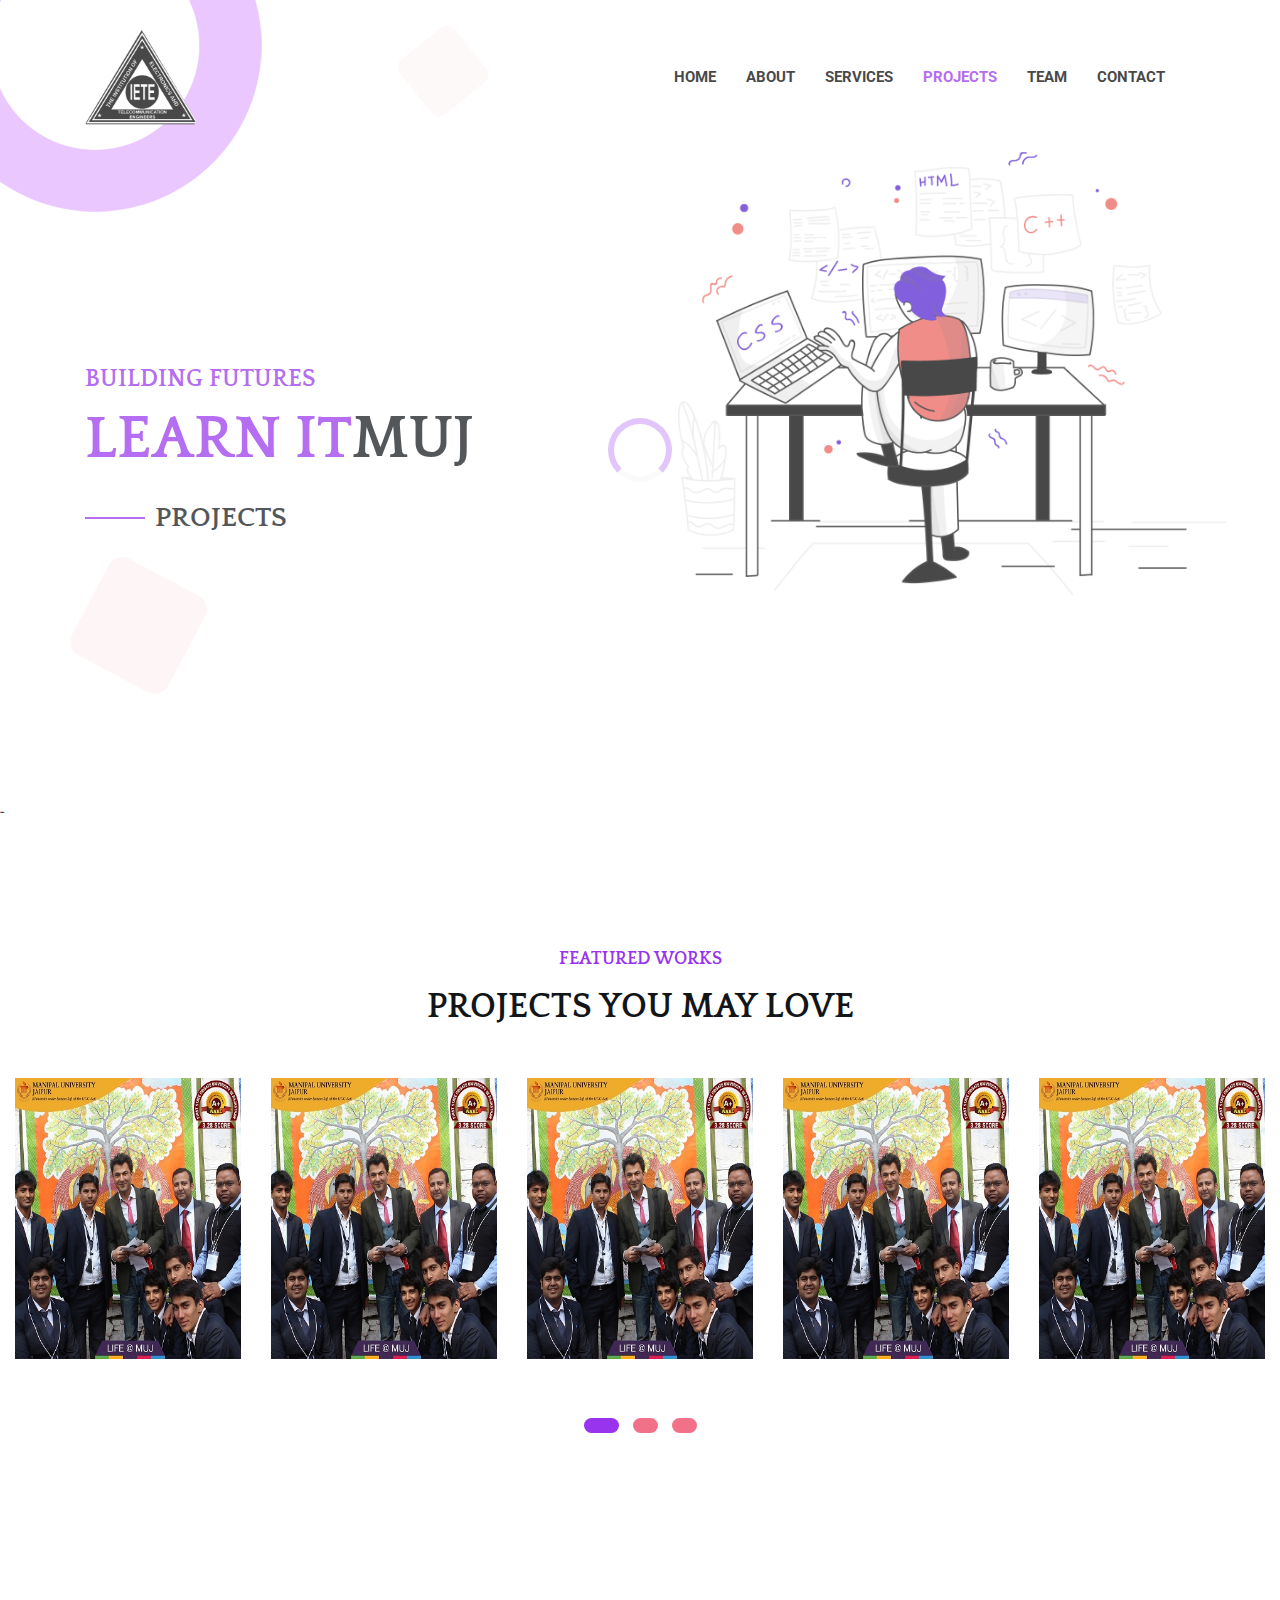
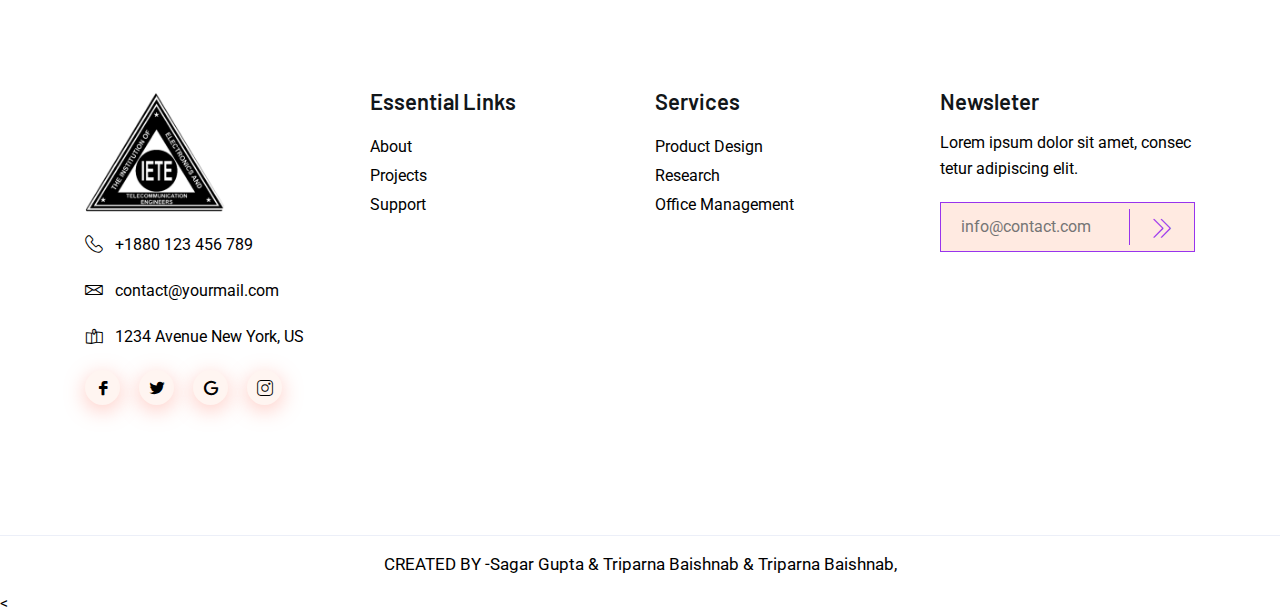
<file: project.html>
<!DOCTYPE html>
<html lang="en">

<head>

    <!--====== Required meta tags ======-->
    <meta charset="utf-8">
    <meta http-equiv="x-ua-compatible" content="ie=edge">
    <meta name="description" content="">
    <meta name="viewport" content="width=device-width, initial-scale=1, shrink-to-fit=no">

    <!--====== Title ======-->
    <title>LEARN IT MUJ</title>

    <!--====== Favicon Icon ======-->
    <link rel="shortcut icon" href="[data-uri]" rel="icon" type="image/x-icon">

    <!--====== Bootstrap css ======-->
    <link rel="stylesheet" href="assets/css/bootstrap.min.css">

    <!--====== Fontawesome css ======-->
    <link rel="stylesheet" href="assets/css/font-awesome.min.css">

    <!--====== Line Icons css ======-->
    <link rel="stylesheet" href="assets/css/LineIcons.css">

    <!--====== Animate css ======-->
    <link rel="stylesheet" href="assets/css/animate.css">

    <!--====== Aos css ======-->
    <link rel="stylesheet" href="assets/css/aos.css">

    <!--====== Slick css ======-->
    <link rel="stylesheet" href="assets/css/slick.css">

    <!--====== Default css ======-->
    <link rel="stylesheet" href="assets/css/default.css">

    <!--====== Style css ======-->
    <link rel="stylesheet" href="assets/css/style.css">
    <link rel="preconnect" href="https://fonts.gstatic.com">
<link href="https://fonts.googleapis.com/css2?family=Roboto:wght@100;300&display=swap" rel="stylesheet">


</head>

<body>

    <!--====== PRELOADER PART START ======-->

    <div class="preloader">
        <div class="loader_34">
            <div class="ytp-spinner">
                <div class="ytp-spinner-container">
                    <div class="ytp-spinner-rotator">
                        <div class="ytp-spinner-left">
                            <div class="ytp-spinner-circle"></div>
                        </div>
                        <div class="ytp-spinner-right">
                            <div class="ytp-spinner-circle"></div>
                        </div>
                    </div>
                </div>
            </div>
        </div>
    </div>

    <!--====== PRELOADER ENDS START ======-->

    <!--====== HEADER PART START ======-->

    <header id="home" class="header-area pt-100">

        <div class="shape header-shape-one">
            <img src="assets/images/banner/shape/shape-1.png" alt="shape">
        </div> <!-- header shape one -->

        <div class="shape header-shape-tow animation-one">
            <img src="assets/images/banner/shape/shape-2.png" alt="shape">
        </div> <!-- header shape tow -->

        <div class="shape header-shape-three animation-one">
            <img src="assets/images/banner/shape/shape-3.png" alt="shape">
        </div> <!-- header shape three -->

        <div class="shape header-shape-fore">
            <!-- <img src="assets/images/banner/shape/shape-4.png" alt="shape"> -->
        </div> <!-- header shape three -->

        <div class="navigation-bar">
            <div class="container">
                <div class="row">
                    <div class="col-lg-12">
                        <nav class="navbar navbar-expand-lg">
                            <a class="navbar-brand" href="./index.html">
                                <img src="assets/images/logo.png" alt="Logo">
                            </a>
                            <button class="navbar-toggler" type="button" data-toggle="collapse" data-target="#navbarSupportedContent" aria-controls="navbarSupportedContent" aria-expanded="false" aria-label="Toggle navigation">
                                <span class="toggler-icon"></span>
                                <span class="toggler-icon"></span>
                                <span class="toggler-icon"></span>
                            </button>

                            <div class="collapse navbar-collapse" id="navbarSupportedContent">
                                <ul id="nav" class="navbar-nav ml-auto">
                                    <li class="nav-item ">
                                        <a class="page-scroll" href="./index.html">Home</a>
                                    </li>
                                    <li class="nav-item">
                                        <a class="page-scroll active" href="./membership.html">About</a>
                                    </li>
                                    <li class="nav-item">
                                        <a class="page-scroll" href="./services.html">Services</a>
                                    </li>
                                    <li class="nav-item active">
                                        <a class="page-scroll" href="./project.html">Projects</a>
                                    </li>
                                    <li class="nav-item">
                                        <a class="page-scroll" href="./team.html">Team</a>
                                    </li>
                                    <li class="nav-item">
                                        <a class="page-scroll active" href="./contact.html">Contact</a>
                                    </li>
                                </ul> <!-- navbar nav -->
                            </div>
                            
                        </nav> <!-- navbar -->
                    </div>
                </div> <!-- row -->
            </div> <!-- container -->
        </div> <!-- navigation bar -->

        <div class="header-banner d-flex align-items-center" >
            <div class="container">
                <div class="row">
                    <div class="col-xl-8 col-lg-9 col-sm-10">
                        <div class="banner-content">
                            <h4 class="sub-title wow fadeInUp" data-wow-duration="1.5s" data-wow-delay="1s">  Building futures</h4>
                            <h1 class="banner-title mt-10 wow fadeInUp rowset" data-wow-duration="1.5s" data-wow-delay="2s"><span>LEARN IT  </span>MUJ </h1>
                            <a class="banner-contact mt-25 wow fadeInUp rowset" data-wow-duration="1.5s" data-wow-delay="2.3s" href="#contact"><h3>PROJECTS</h3></a>
                        </div> <!-- banner content -->
                    </div>
                </div> <!-- row -->
            </div> <!-- container -->
            <div class="banner-image bg_cover"  >
                <img src="assets/images/banner/banner-image2.png" class="vert-move" /></div>
        </div> <!-- header banner -->- 

    </header>



    <!--====== PROJECT PART START ======-->

    <section id="project" class="project-area pt-125 pb-130">
        <div class="container">
            <div class="row justify-content-center">
                <div class="col-lg-6">
                    <div class="section-title text-center pb-50">
                        <h5 class="sub-title mb-15">Featured Works</h5>
                        <h2 class="title">Projects You May Love</h2>
                    </div> <!-- section title -->
                </div>
            </div> <!-- row -->
        </div>
        <div class="container-fluid">
            <div class="row project-active">
                <div class="col-lg-4">
                    <div class="single-project">
                        <div class="project-image">
                            <img src="assets/images/project/p-1.jpg" alt="Project">
                        </div>
                        <div class="project-content">
                            <a class="project-title" href="#">Event Name</a>
                        </div>
                    </div>
                </div>
                <div class="col-lg-4">
                    <div class="single-project">
                        <div class="project-image">
                            <img src="assets/images/project/p-2.jpg" alt="Project">
                        </div>
                        <div class="project-content">
                            <a class="project-title" href="#">Event Name</a>
                        </div>
                    </div>
                </div>
                <div class="col-lg-4">
                    <div class="single-project">
                        <div class="project-image">
                            <img src="assets/images/project/p-3.jpg" alt="Project">
                        </div>
                        <div class="project-content">
                            <a class="project-title" href="#">Event Name</a>
                        </div>
                    </div>
                </div>
                <div class="col-lg-4">
                    <div class="single-project">
                        <div class="project-image">
                            <img src="assets/images/project/p-4.jpg" alt="Project">
                        </div>
                        <div class="project-content">
                            <a class="project-title" href="#">Event Name</a>
                        </div>
                    </div>
                </div>
                <div class="col-lg-4">
                    <div class="single-project">
                        <div class="project-image">
                            <img src="assets/images/project/p-5.jpg" alt="Project">
                        </div>
                        <div class="project-content">
                            <a class="project-title" href="#">Event Name</a>
                        </div>
                    </div>
                </div>
                <div class="col-lg-4">
                    <div class="single-project">
                        <div class="project-image">
                            <img src="assets/images/project/p-2.jpg" alt="Project">
                        </div>
                        <div class="project-content">
                            <a class="project-title" href="#">Event Name</a>
                        </div>
                    </div>
                </div>
                <div class="col-lg-4">
                    <div class="single-project">
                        <div class="project-image">
                            <img src="assets/images/project/p-4.jpg" alt="Project">
                        </div>
                        <div class="project-content">
                            <a class="project-title" href="#">Event Name</a>
                        </div>
                    </div>
                </div>
            </div>
        </div>
    </section>

    <!--====== PROJECT PART ENDS ======-->

    <!--====== TEAM PART START ======-->

    

    

    <!--====== FOOTER PART START ======-->

    <footer id="footer" class="footer-area">
        <div class="footer-widget pt-80 pb-130">
            <div class="container">
                <div class="row">
                    <div class="col-lg-3 col-md-4 col-sm-8">
                        <div class="footer-logo mt-50">
                            <a href="#">
                                <img src="assets/images/logo.png" alt="Logo">
                            </a>
                            <ul class="footer-info">
                                <li>
                                    <div class="single-info">
                                        <div class="info-icon">
                                            <i class="lni-phone-handset"></i>
                                        </div>
                                        <div class="info-content">
                                            <p>+1880 123 456 789</p>
                                        </div>
                                    </div> <!-- single info -->
                                </li>
                                <li>
                                    <div class="single-info">
                                        <div class="info-icon">
                                            <i class="lni-envelope"></i>
                                        </div>
                                        <div class="info-content">
                                            <p>contact@yourmail.com</p>
                                        </div>
                                    </div> <!-- single info -->
                                </li>
                                <li>
                                    <div class="single-info">
                                        <div class="info-icon">
                                            <i class="lni-map"></i>
                                        </div>
                                        <div class="info-content">
                                            <p>1234 Avenue New York, US</p>
                                        </div>
                                    </div> <!-- single info -->
                                </li>
                            </ul>
                            <ul class="footer-social mt-20">
                                <li><a href="#"><i class="lni-facebook-filled"></i></a></li>
                                <li><a href="#"><i class="lni-twitter-original"></i></a></li>
                                <li><a href="#"><i class="lni-google"></i></a></li>
                                <li><a href="#"><i class="lni-instagram"></i></a></li>
                            </ul>
                        </div> <!-- footer logo -->
                    </div>
                    <div class="col-lg-3 col-md-4 col-sm-6">
                        <div class="footer-link mt-45">
                            <div class="f-title">
                                <h4 class="title">Essential Links</h4>
                            </div>
                            <ul class="mt-15">
                                <li><a href="#">About</a></li>
                                <li><a href="#">Projects</a></li>
                                <li><a href="#">Support</a></li>
                            </ul>
                        </div>
                    </div>
                    <div class="col-lg-3 col-md-4 col-sm-6">
                        <div class="footer-link mt-45">
                            <div class="f-title">
                                <h4 class="title">Services</h4>
                            </div>
                            <ul class="mt-15">
                                <li><a href="#">Product Design</a></li>
                                <li><a href="#">Research</a></li>
                                <li><a href="#">Office Management</a></li>
                            </ul>
                        </div>
                    </div>
                    <div class="col-lg-3 col-md-5 col-sm-8">
                        <div class="footer-newsleter mt-45">
                            <div class="f-title">
                                <h4 class="title">Newsleter</h4>
                            </div>
                            <p class="mt-15">Lorem ipsum dolor sit amet, consec tetur adipiscing elit.</p>
                            <form action="#">
                                <div class="newsleter mt-20">
                                    <input type="email" placeholder="info@contact.com">
                                    <button><i class="lni-angle-double-right"></i></button>
                                </div>
                            </form>
                        </div>
                    </div>
                </div> <!-- row -->
            </div> <!-- container -->
        </div> <!-- footer widget -->
        <div class="copyright-area">
            <div class="container">
                <div class="row">
                    <div class="col-lg-12">
                        <div class="copyright text-center">
                            <p>CREATED BY -Sagar Gupta & Triparna Baishnab & Triparna Baishnab, 
                        </div> <!-- copyright -->
                    </div>
                </div> <!-- row -->
            </div> <!-- container -->
        </div> < <!-- copyright-area -->
    </footer>

    <!--====== FOOTER PART ENDS ======-->

    <!--====== BACK TO TOP PART START ======-->

    <a href="#" class="back-to-top"><i class="lni-chevron-up"></i></a>

    <!--====== BACK TO TOP PART ENDS ======-->

    <!--====== PART START ======-->

    <!--
    <section class="">
        <div class="container">
            <div class="row">
                <div class="col-lg-"></div>
            </div>
        </div>
    </section>
-->

    <!--====== PART ENDS ======-->


    <!-- row -->









    <!--====== jquery js ======-->
    <script src="assets/js/vendor/modernizr-3.6.0.min.js"></script>
    <script src="assets/js/vendor/jquery-1.12.4.min.js"></script>

    <!--====== Bootstrap js ======-->
    <script src="assets/js/bootstrap.min.js"></script>

    <!--====== WOW js ======-->
    <script src="assets/js/wow.min.js"></script>

    <!--====== Slick js ======-->
    <script src="assets/js/slick.min.js"></script>

    <!--====== Scrolling Nav js ======-->
    <script src="assets/js/scrolling-nav.js"></script>
    <script src="assets/js/jquery.easing.min.js"></script>

    <!--====== Aos js ======-->
    <script src="assets/js/aos.js"></script>


    <!--====== Main js ======-->
    <script src="assets/js/main.js"></script>

</body>

</html>
</file>
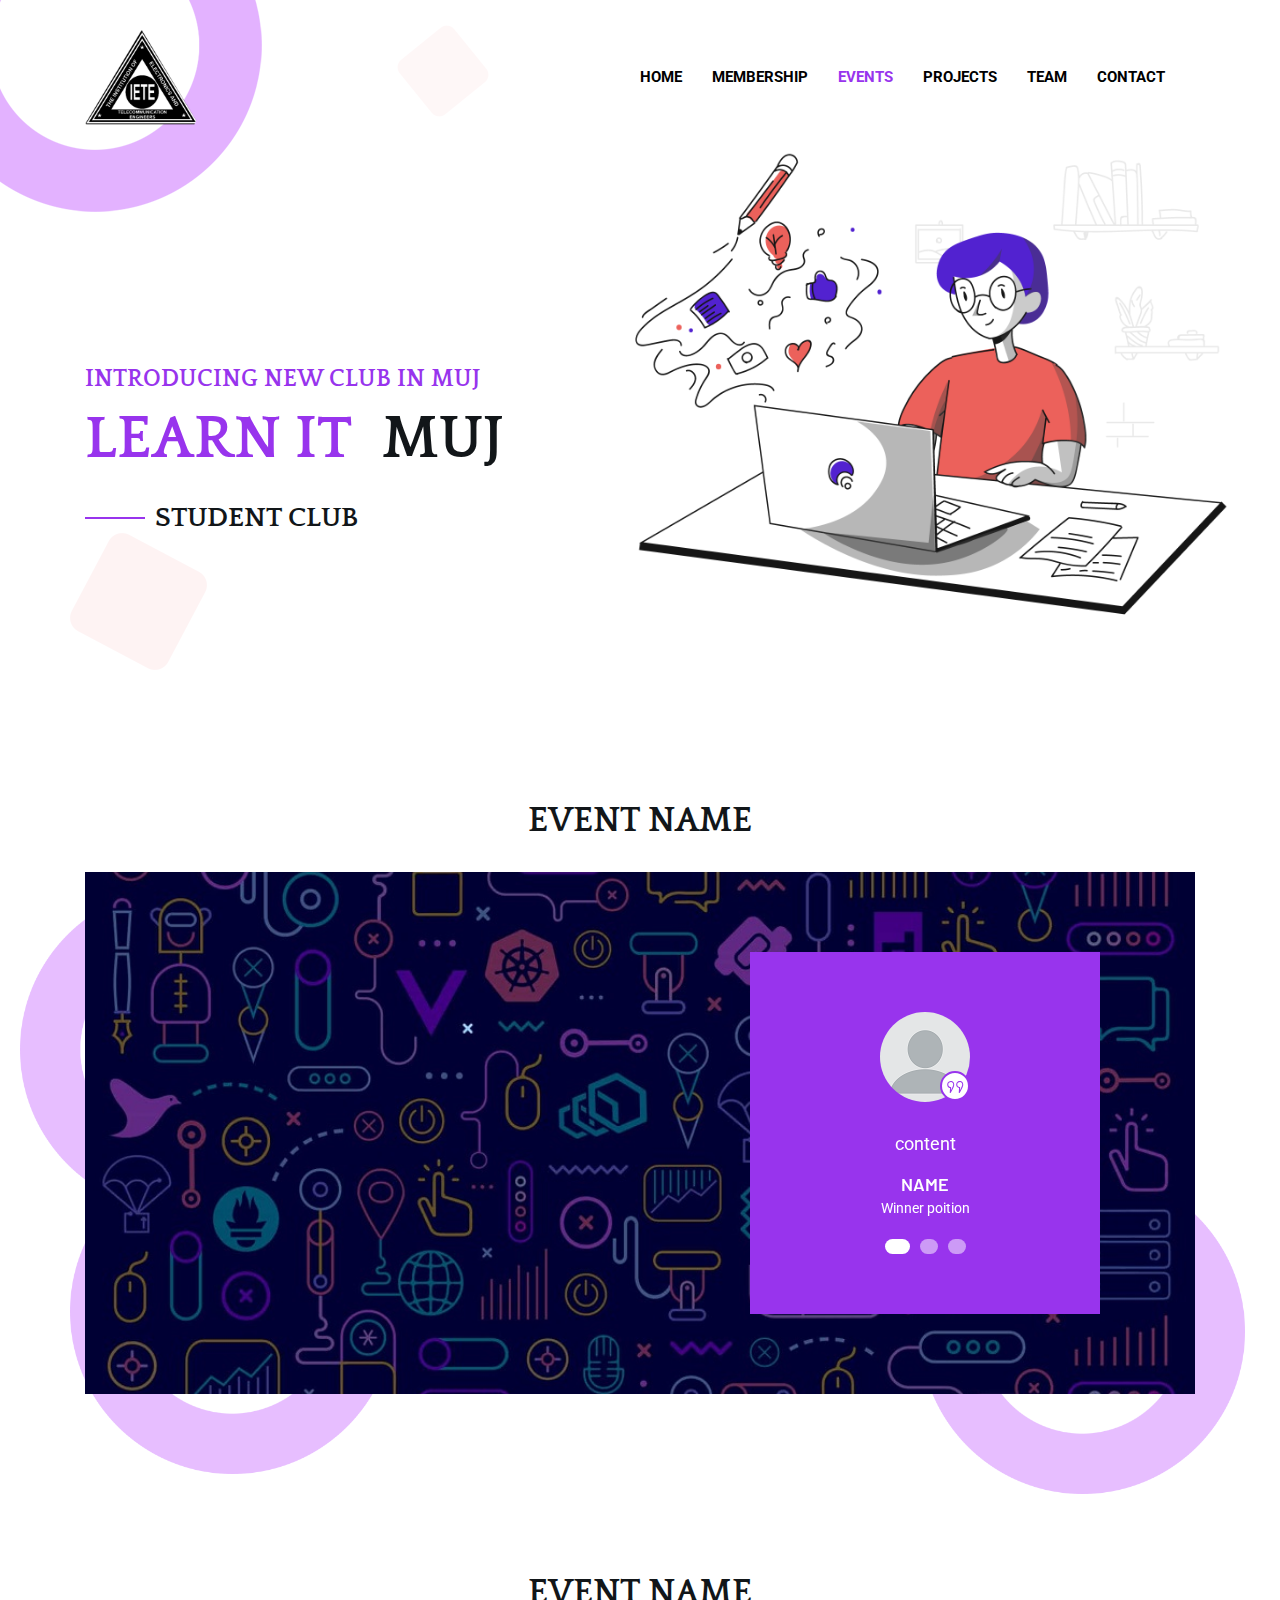
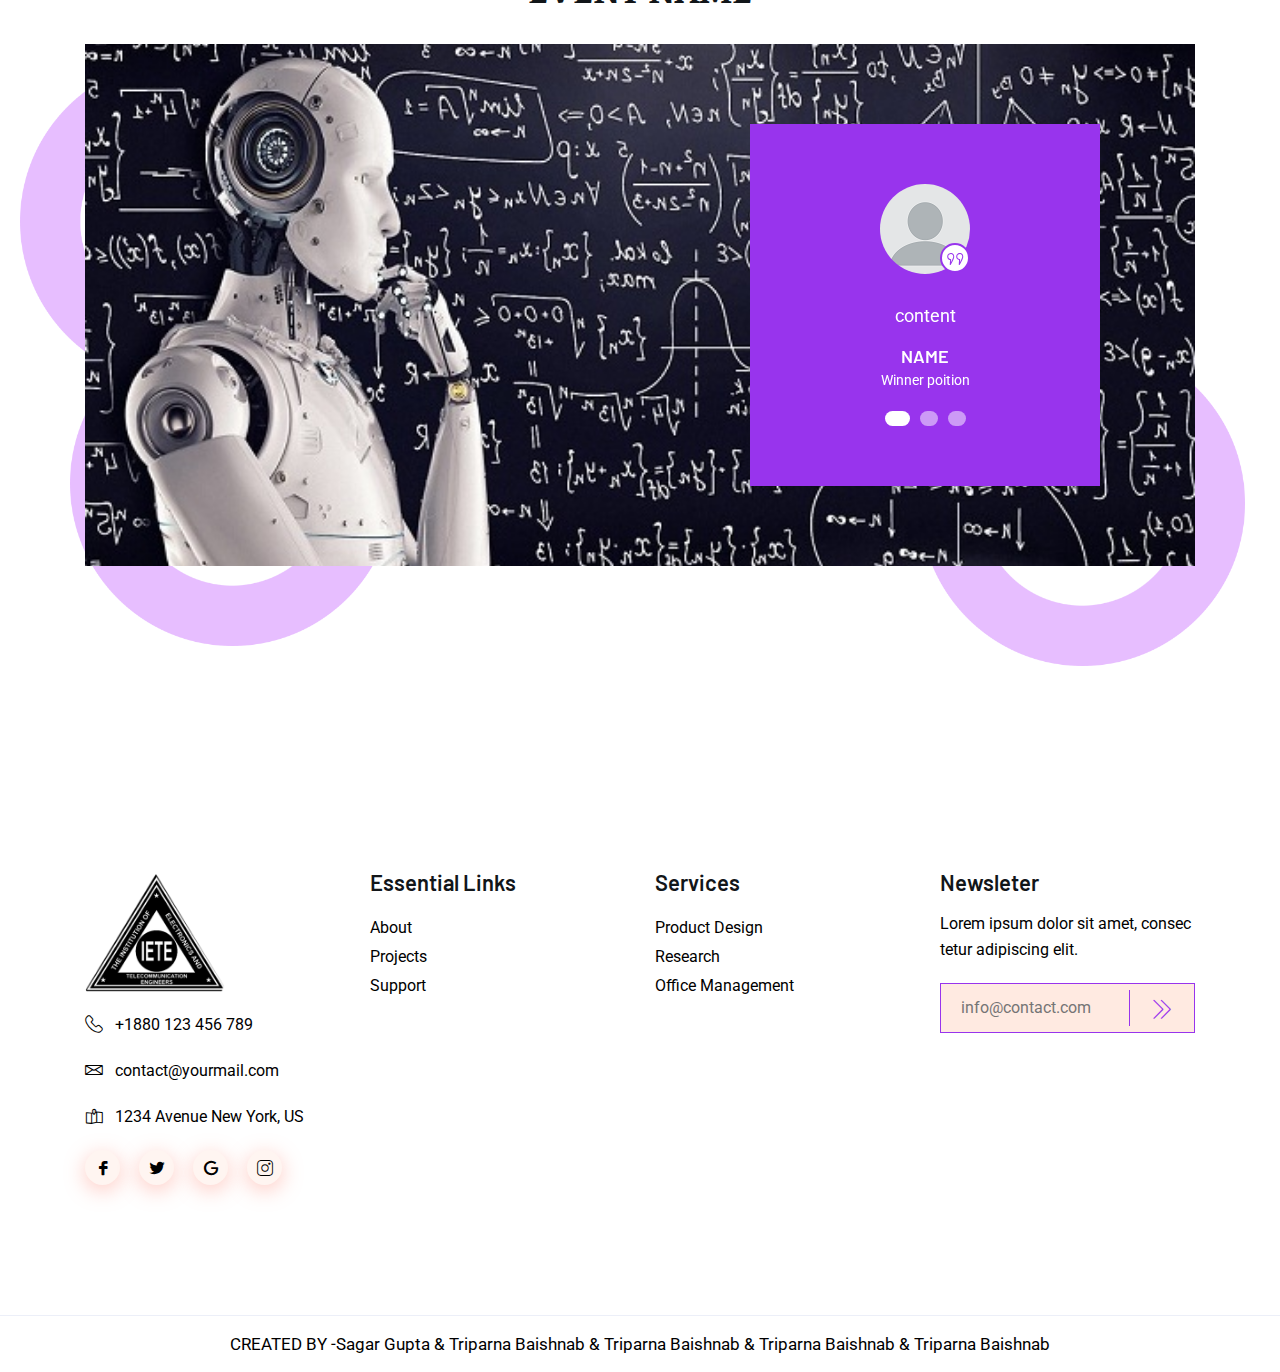
<file: services.html>
<!DOCTYPE html>
<html lang="en">

<head>

    <!--====== Required meta tags ======-->
    <meta charset="utf-8">
    <meta http-equiv="x-ua-compatible" content="ie=edge">
    <meta name="description" content="">
    <meta name="viewport" content="width=device-width, initial-scale=1, shrink-to-fit=no">

    <!--====== Title ======-->
    <title>LEARN IT MUJ</title>

    <!--====== Favicon Icon ======-->
    <link rel="shortcut icon" href="[data-uri]" rel="icon" type="image/x-icon">

    <!--====== Bootstrap css ======-->
    <link rel="stylesheet" href="assets/css/bootstrap.min.css">

    <!--====== Fontawesome css ======-->
    <link rel="stylesheet" href="assets/css/font-awesome.min.css">

    <!--====== Line Icons css ======-->
    <link rel="stylesheet" href="assets/css/LineIcons.css">

    <!--====== Animate css ======-->
    <link rel="stylesheet" href="assets/css/animate.css">

    <!--====== Aos css ======-->
    <link rel="stylesheet" href="assets/css/aos.css">

    <!--====== Slick css ======-->
    <link rel="stylesheet" href="assets/css/slick.css">

    <!--====== Default css ======-->
    <link rel="stylesheet" href="assets/css/default.css">

    <!--====== Style css ======-->
    <link rel="stylesheet" href="assets/css/style.css">
    <link rel="preconnect" href="https://fonts.gstatic.com">
<link href="https://fonts.googleapis.com/css2?family=Roboto:wght@100;300&display=swap" rel="stylesheet">


    <header id="home" class="header-area pt-100">

        <div class="shape header-shape-one">
            <img src="assets/images/banner/shape/shape-1.png" alt="shape">
        </div> <!-- header shape one -->

        <div class="shape header-shape-tow animation-one">
            <img src="assets/images/banner/shape/shape-2.png" alt="shape">
        </div> <!-- header shape tow -->

        <div class="shape header-shape-three animation-one">
            <img src="assets/images/banner/shape/shape-3.png" alt="shape">
        </div> <!-- header shape three -->

        <!-- <div class="shape header-shape-fore">
            <img src="assets/images/banner/shape/shape-4.png" alt="shape">
        </div> header shape three -->

        <div class="navigation-bar">
            <div class="container">
                <div class="row">
                    <div class="col-lg-12">
                        <nav class="navbar navbar-expand-lg">
                            <a class="navbar-brand" href="#">
                                <img src="assets/images/logo.png" alt="Logo">
                            </a>
                            <button class="navbar-toggler" type="button" data-toggle="collapse" data-target="#navbarSupportedContent" aria-controls="navbarSupportedContent" aria-expanded="false" aria-label="Toggle navigation">
                                <span class="toggler-icon"></span>
                                <span class="toggler-icon"></span>
                                <span class="toggler-icon"></span>
                            </button>

                            <div class="collapse navbar-collapse" id="navbarSupportedContent">
                                <ul id="nav" class="navbar-nav ml-auto">
                                    <li class="nav-item">
                                        <a class="page-scroll" href="./index.html">Home</a>
                                    </li>
                                    <li class="nav-item">
                                        <a class="page-scroll" href="./membership.html">Membership</a>
                                    </li>
                                    <li class="nav-item active">
                                        <a class="page-scroll " href="./services.html">Events</a>
                                    </li>
                                    <li class="nav-item" active>
                                        <a class="page-scroll" href="./project.html">Projects</a>
                                    </li>
                                    <li class="nav-item">
                                        <a class="page-scroll  " href="./team.html">Team</a>
                                    </li>
                                    <li class="nav-item ">
                                        <a class="page-scroll" href="./contact.html">Contact</a>
                                    </li>
                                </ul> <!-- navbar nav -->
                            </div>
                            <!-- <div class="navbar-btn ml-20 d-none d-sm-block">
                                <a class="main-btn" href="#"><i class="lni-phone"></i> +98 222 4444</a>
                            </div> -->
                        </nav> <!-- navbar -->
                    </div>
                </div> <!-- row -->
            </div> <!-- container -->
        </div> <!-- navigation bar -->

        <div class="header-banner d-flex align-items-center"  >
            <div class="container">
                <div class="row">
                    <div class="col-xl-8 col-lg-9 col-sm-10">
                        <div class="banner-content">
                            <h4 class="sub-title wow fadeInUp" data-wow-duration="1.5s" data-wow-delay="1s">  INTRODUCING New club in MUJ</h4>
                            <h1 class="banner-title mt-10 wow fadeInUp rowset" data-wow-duration="1.0s" data-wow-delay="1.5s"><span>LEARN IT  </span>&ensp;MUJ </h1>
                            <a class="banner-contact mt-25 wow fadeInUp rowset" data-wow-duration="1.0s" data-wow-delay="1.5s" ><h3>Student Club</h3></a>
                        </div> <!-- banner content -->
                    </div>
                </div> <!-- row -->
            </div> <!-- container -->
            <div class="banner-image bg_cover"  >
                <img src="assets/images/banner/banner-image.png" class="vert-move" /></div>
        </div> <!-- header banner -->

    </header>

    <!--====== HEADER PART ENDS ======-->
     <!--====== TESTIMONIAL PART START ======-->
    <div class="row justify-content-center">
        <div class="col-lg-6">
            <div class="section-title text-center pb-20">
                <!-- <h5 class="sub-title mb-15">Google Map</h5> -->
                <h2 class="title">Event Name</h2>
            </div> <!-- section title -->
        </div>
    </div> 

    <section id="testimonial" class="testimonial-area pt-130 pb-130">
        <div class="shape shape-one">
            <img src="assets/images/testimonial/shape.png" alt="testimonial">
        </div>
        <div class="shape shape-tow">
            <img src="assets/images/testimonial/shape.png" alt="testimonial">
        </div>
        <div class="shape shape-three">
            <img src="assets/images/testimonial/shape.png" alt="testimonial">
        </div>
        <div class="container">
            <div class="testimonial-bg bg_cover pt-80 pb-80" style="background-image: url(assets/images/testimonial/testimonial-bg.jpg2.jpg)">
                <div class="row">
                    <div class="col-xl-4 offset-xl-7 col-lg-5 offset-lg-6 col-md-8 offset-md-2 col-sm-10 offset-sm-1">
                        <div class="testimonial-active">
                            <div class="single-testimonial text-center">
                                <div class="testimonial-image">
                                    <img src="assets/images/testimonial/t-1.jpg" alt="Testimonial">
                                    <div class="quota">
                                        <i class="lni-quotation"></i>
                                    </div>
                                </div>
                                <div class="testimonial-content mt-20">
                                    <p>content</p>
                                    <h5 class="testimonial-name mt-15">NAME</h5>
                                    <span class="sub-title">Winner poition</span>
                                </div>
                            </div> <!-- single-testimonial -->
                            <div class="single-testimonial text-center">
                                <div class="testimonial-image">
                                    <img src="assets/images/testimonial/t-2.jpg" alt="Testimonial">
                                    <div class="quota">
                                        <i class="lni-quotation"></i>
                                    </div>
                                </div>
                                <div class="testimonial-content mt-20">
                                    <p>content</p>
                                    <h5 class="testimonial-name mt-15">NAME</h5>
                                    <span class="sub-title">Winner poition</span>
                                </div>
                            </div> <!-- single-testimonial -->
                            <div class="single-testimonial text-center">
                                <div class="testimonial-image">
                                    <img src="assets/images/testimonial/t-3.jpg" alt="Testimonial">
                                    <div class="quota">
                                        <i class="lni-quotation"></i>
                                    </div>
                                </div>
                                <div class="testimonial-content mt-20">
                                    <p>content</p>
                                    <h5 class="testimonial-name mt-15">NAME</h5>
                                    <span class="sub-title">Winner poition</span>
                                </div>
                            </div> <!-- single-testimonial -->
                        </div> <!--  testimonial active -->
                    </div>
                </div> <!-- row -->
            </div> <!-- testimonial bg -->
        </div> <!-- container -->
    </section>
    <br>
    <br>

    <!--====== TESTIMONIAL PART ENDS ======-->
    
     <!--====== TESTIMONIAL PART START ======-->
     <div class="row justify-content-center">
        <div class="col-lg-6">
            <div class="section-title text-center pb-20">
                <!-- <h5 class="sub-title mb-15">Google Map</h5> -->
                <h2 class="title">Event Name</h2>
            </div> <!-- section title -->
        </div>
    </div> 

    <section id="testimonial" class="testimonial-area pt-130 pb-130">
        <div class="shape shape-one">
            <img src="assets/images/testimonial/shape.png" alt="testimonial">
        </div>
        <div class="shape shape-tow">
            <img src="assets/images/testimonial/shape.png" alt="testimonial">
        </div>
        <div class="shape shape-three">
            <img src="assets/images/testimonial/shape.png" alt="testimonial">
        </div>
        <div class="container">
            <div class="testimonial-bg bg_cover pt-80 pb-80" style="background-image: url(assets/images/testimonial/testimonial-bg.jpg3.jpg)">
                <div class="row">
                    <div class="col-xl-4 offset-xl-7 col-lg-5 offset-lg-6 col-md-8 offset-md-2 col-sm-10 offset-sm-1">
                        <div class="testimonial-active">
                            <div class="single-testimonial text-center">
                                <div class="testimonial-image">
                                    <img src="assets/images/testimonial/t-1.jpg" alt="Testimonial">
                                    <div class="quota">
                                        <i class="lni-quotation"></i>
                                    </div>
                                </div>
                                <div class="testimonial-content mt-20">
                                    <p>content</p>
                                    <h5 class="testimonial-name mt-15">NAME</h5>
                                    <span class="sub-title">Winner poition</span>
                                </div>
                            </div> <!-- single-testimonial -->
                            <div class="single-testimonial text-center">
                                <div class="testimonial-image">
                                    <img src="assets/images/testimonial/t-2.jpg" alt="Testimonial">
                                    <div class="quota">
                                        <i class="lni-quotation"></i>
                                    </div>
                                </div>
                                <div class="testimonial-content mt-20">
                                    <p>content</p>
                                    <h5 class="testimonial-name mt-15">NAME</h5>
                                    <span class="sub-title">Winner poition</span>
                                </div>
                            </div> <!-- single-testimonial -->
                            <div class="single-testimonial text-center">
                                <div class="testimonial-image">
                                    <img src="assets/images/testimonial/t-3.jpg" alt="Testimonial">
                                    <div class="quota">
                                        <i class="lni-quotation"></i>
                                    </div>
                                </div>
                                <div class="testimonial-content mt-20">
                                    <p>content</p>
                                    <h5 class="testimonial-name mt-15">NAME</h5>
                                    <span class="sub-title">Winner poition</span>
                                </div>
                            </div> <!-- single-testimonial -->
                        </div> <!--  testimonial active -->
                    </div>
                </div> <!-- row -->
            </div> <!-- testimonial bg -->
        </div> <!-- container -->
    </section>
    <br>
    <br>

    <!--====== TESTIMONIAL PART ENDS ======-->
    

    
   
  

    <!--====== FOOTER PART START ======-->

    <footer id="footer" class="footer-area">
        <div class="footer-widget pt-80 pb-130">
            <div class="container">
                <div class="row">
                    <div class="col-lg-3 col-md-4 col-sm-8">
                        <div class="footer-logo mt-50">
                            <a href="#">
                                <img src="assets/images/logo.png" alt="Logo">
                            </a>
                            <ul class="footer-info">
                                <li>
                                    <div class="single-info">
                                        <div class="info-icon">
                                            <i class="lni-phone-handset"></i>
                                        </div>
                                        <div class="info-content">
                                            <p>+1880 123 456 789</p>
                                        </div>
                                    </div> <!-- single info -->
                                </li>
                                <li>
                                    <div class="single-info">
                                        <div class="info-icon">
                                            <i class="lni-envelope"></i>
                                        </div>
                                        <div class="info-content">
                                            <p>contact@yourmail.com</p>
                                        </div>
                                    </div> <!-- single info -->
                                </li>
                                <li>
                                    <div class="single-info">
                                        <div class="info-icon">
                                            <i class="lni-map"></i>
                                        </div>
                                        <div class="info-content">
                                            <p>1234 Avenue New York, US</p>
                                        </div>
                                    </div> <!-- single info -->
                                </li>
                            </ul>
                            <ul class="footer-social mt-20">
                                <li><a href="#"><i class="lni-facebook-filled"></i></a></li>
                                <li><a href="#"><i class="lni-twitter-original"></i></a></li>
                                <li><a href="#"><i class="lni-google"></i></a></li>
                                <li><a href="#"><i class="lni-instagram"></i></a></li>
                            </ul>
                        </div> <!-- footer logo -->
                    </div>
                    <div class="col-lg-3 col-md-4 col-sm-6">
                        <div class="footer-link mt-45">
                            <div class="f-title">
                                <h4 class="title">Essential Links</h4>
                            </div>
                            <ul class="mt-15">
                                <li><a href="#">About</a></li>
                                <li><a href="#">Projects</a></li>
                                <li><a href="#">Support</a></li>
                            </ul>
                        </div>
                    </div>
                    <div class="col-lg-3 col-md-4 col-sm-6">
                        <div class="footer-link mt-45">
                            <div class="f-title">
                                <h4 class="title">Services</h4>
                            </div>
                            <ul class="mt-15">
                                <li><a href="#">Product Design</a></li>
                                <li><a href="#">Research</a></li>
                                <li><a href="#">Office Management</a></li>
                            </ul>
                        </div>
                    </div>
                    <div class="col-lg-3 col-md-5 col-sm-8">
                        <div class="footer-newsleter mt-45">
                            <div class="f-title">
                                <h4 class="title">Newsleter</h4>
                            </div>
                            <p class="mt-15">Lorem ipsum dolor sit amet, consec tetur adipiscing elit.</p>
                            <form action="#">
                                <div class="newsleter mt-20">
                                    <input type="email" placeholder="info@contact.com">
                                    <button><i class="lni-angle-double-right"></i></button>
                                </div>
                            </form>
                        </div>
                    </div>
                </div> <!-- row -->
            </div> <!-- container -->
        </div> <!-- footer widget -->
        <div class="copyright-area">
            <div class="container">
                <div class="row">
                    <div class="col-lg-12">
                        <div class="copyright text-center">
                            <p>CREATED BY -Sagar Gupta & Triparna Baishnab & Triparna Baishnab & Triparna Baishnab & Triparna Baishnab
                        </div> <!-- copyright -->
                    </div>
                </div> <!-- row -->
            </div> <!-- container -->
        </div> <!-- copyright-area -->
    </footer>

    <!--====== FOOTER PART ENDS ======-->

    <!--====== BACK TO TOP PART START ======-->

    <a href="#" class="back-to-top"><i class="lni-chevron-up"></i></a>

    <!--====== BACK TO TOP PART ENDS ======-->

    <!--====== PART START ======-->

    <!--
    <section class="">
        <div class="container">
            <div class="row">
                <div class="col-lg-"></div>
            </div>
        </div>
    </section>
-->

    <!--====== PART ENDS ======-->


    <!-- row -->









    <!--====== jquery js ======-->
    <script src="assets/js/vendor/modernizr-3.6.0.min.js"></script>
    <script src="assets/js/vendor/jquery-1.12.4.min.js"></script>

    <!--====== Bootstrap js ======-->
    <script src="assets/js/bootstrap.min.js"></script>

    <!--====== WOW js ======-->
    <script src="assets/js/wow.min.js"></script>

    <!--====== Slick js ======-->
    <script src="assets/js/slick.min.js"></script>

    <!--====== Scrolling Nav js ======-->
    <script src="assets/js/scrolling-nav.js"></script>
    <script src="assets/js/jquery.easing.min.js"></script>

    <!--====== Aos js ======-->
    <script src="assets/js/aos.js"></script>


    <!--====== Main js ======-->
    <script src="assets/js/main.js"></script>

</body>

</html>
</file>
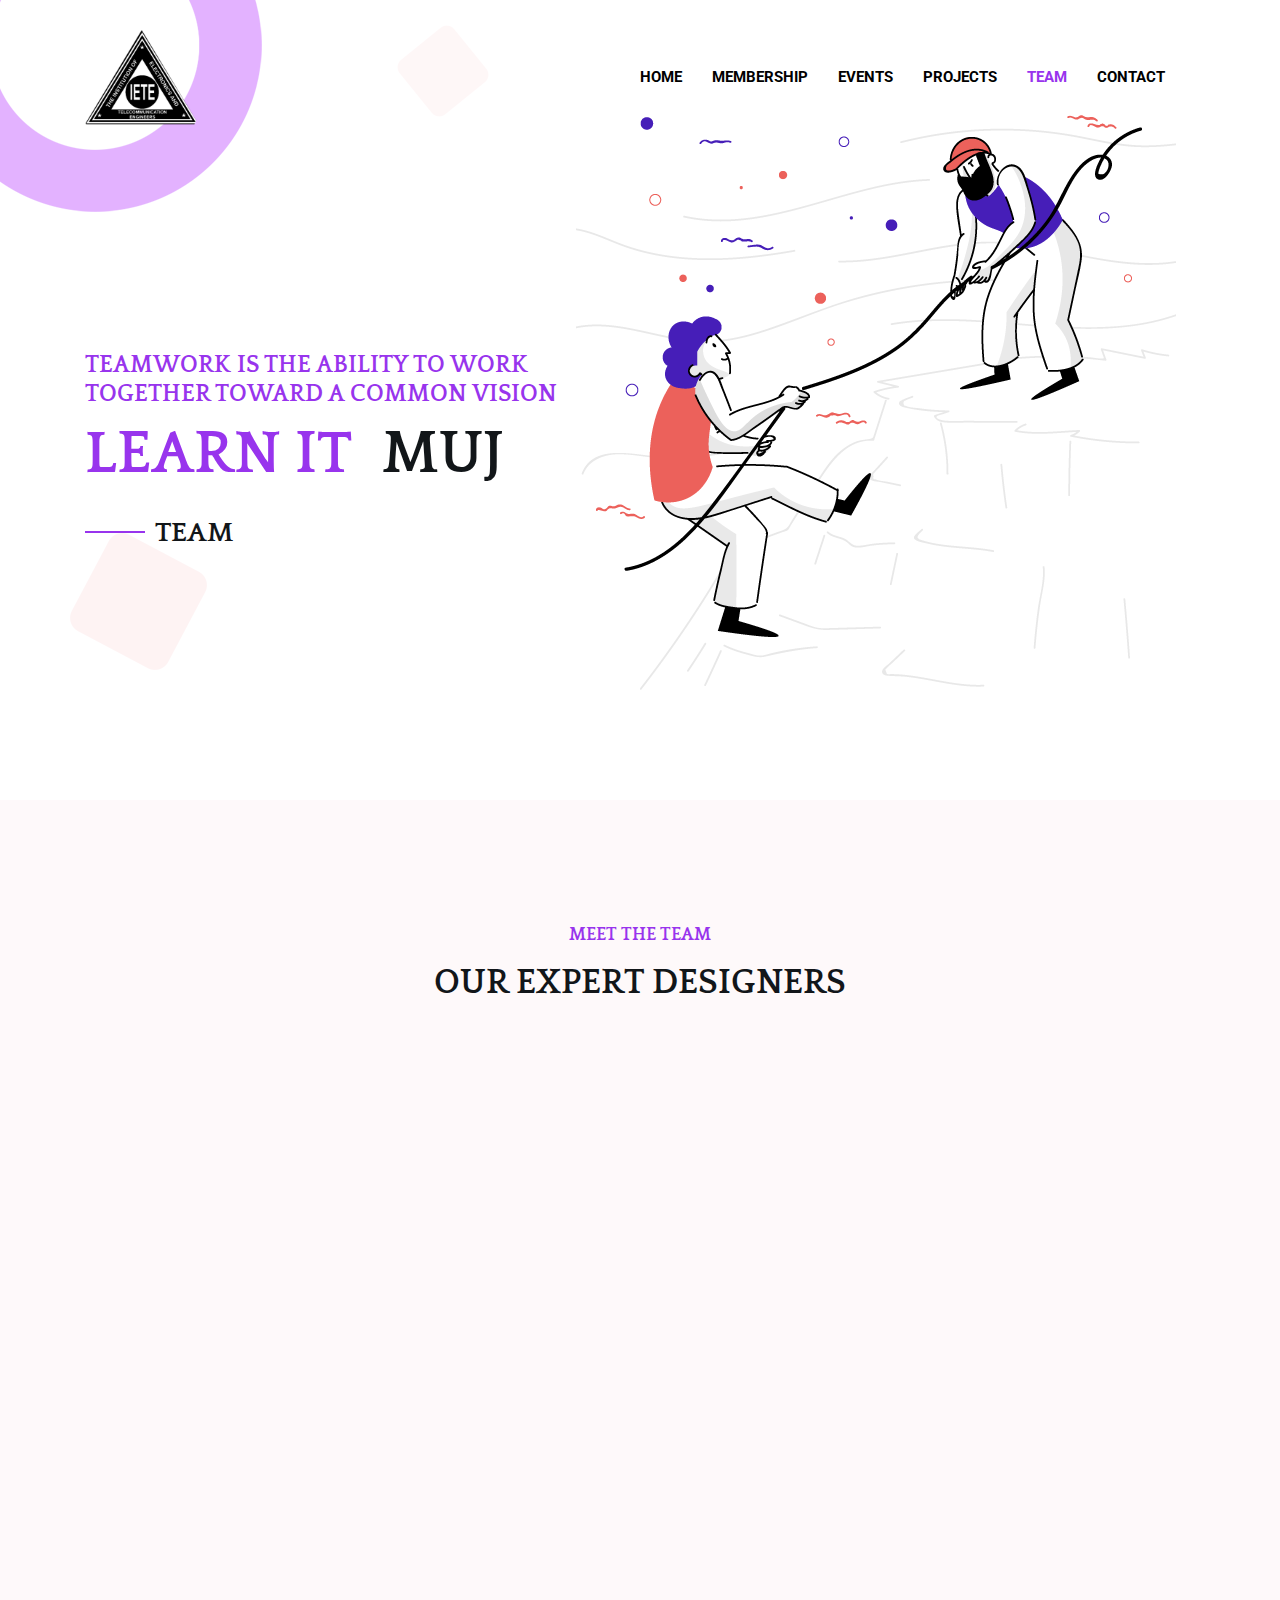
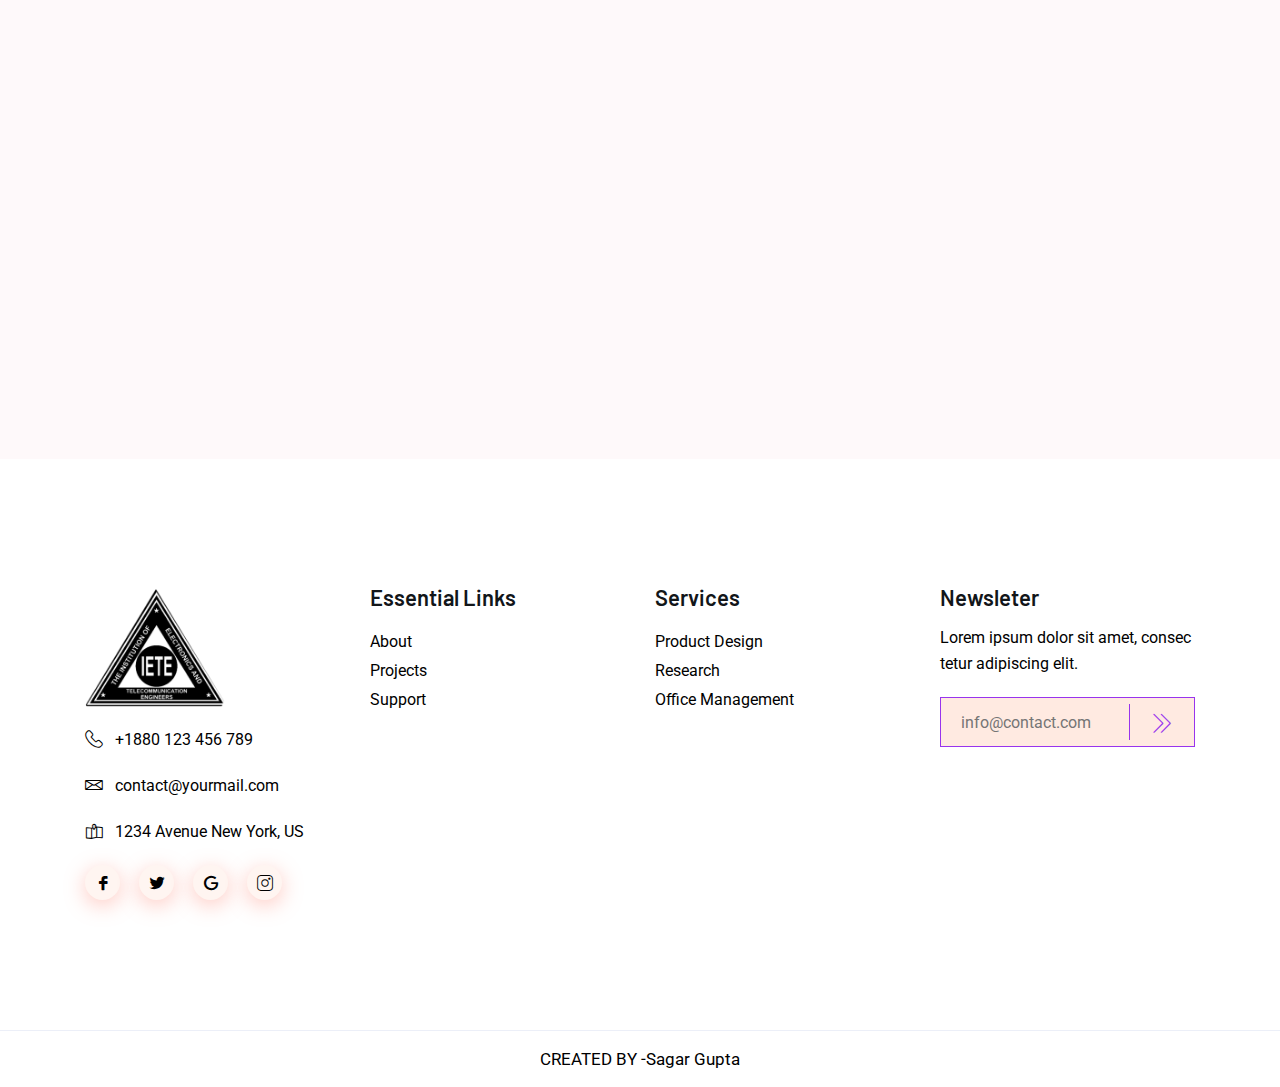
<file: team.html>
<!DOCTYPE html>
<html lang="en">

<head>

    <!--====== Required meta tags ======-->
    <meta charset="utf-8">
    <meta http-equiv="x-ua-compatible" content="ie=edge">
    <meta name="description" content="">
    <meta name="viewport" content="width=device-width, initial-scale=1, shrink-to-fit=no">

    <!--====== Title ======-->
    <title>LEARN IT MUJ</title>

    <!--====== Favicon Icon ======-->
    <link rel="shortcut icon" href="[data-uri]" rel="icon" type="image/x-icon">

    <!--====== Bootstrap css ======-->
    <link rel="stylesheet" href="assets/css/bootstrap.min.css">

    <!--====== Fontawesome css ======-->
    <link rel="stylesheet" href="assets/css/font-awesome.min.css">

    <!--====== Line Icons css ======-->
    <link rel="stylesheet" href="assets/css/LineIcons.css">

    <!--====== Animate css ======-->
    <link rel="stylesheet" href="assets/css/animate.css">

    <!--====== Aos css ======-->
    <link rel="stylesheet" href="assets/css/aos.css">

    <!--====== Slick css ======-->
    <link rel="stylesheet" href="assets/css/slick.css">

    <!--====== Default css ======-->
    <link rel="stylesheet" href="assets/css/default.css">

    <!--====== Style css ======-->
    <link rel="stylesheet" href="assets/css/style.css">
    <link rel="preconnect" href="https://fonts.gstatic.com">
<link href="https://fonts.googleapis.com/css2?family=Roboto:wght@100;300&display=swap" rel="stylesheet">


</head>

<body>

    <!--====== PRELOADER PART START ======-->

    <!-- <div class="preloader">
        <div class="loader_34">
            <div class="ytp-spinner">
                <div class="ytp-spinner-container">
                    <div class="ytp-spinner-rotator">
                        <div class="ytp-spinner-left">
                            <div class="ytp-spinner-circle"></div>
                        </div>
                        <div class="ytp-spinner-right">
                            <div class="ytp-spinner-circle"></div>
                        </div>
                    </div>
                </div>
            </div>
        </div>
    </div> -->

    <!--====== PRELOADER ENDS START ======-->

    <!--====== HEADER PART START ======-->

    <header id="home" class="header-area pt-100">

        <div class="shape header-shape-one">
            <img src="assets/images/banner/shape/shape-1.png" alt="shape">
        </div> <!-- header shape one -->

        <div class="shape header-shape-tow animation-one">
            <img src="assets/images/banner/shape/shape-2.png" alt="shape">
        </div> <!-- header shape tow -->

        <div class="shape header-shape-three animation-one">
            <img src="assets/images/banner/shape/shape-3.png" alt="shape">
        </div> <!-- header shape three -->

        <!-- <div class="shape header-shape-fore">
            <img src="assets/images/banner/shape/shape-4.png" alt="shape">
        </div> header shape three -->

        <div class="navigation-bar">
            <div class="container">
                <div class="row">
                    <div class="col-lg-12">
                        <nav class="navbar navbar-expand-lg">
                            <a class="navbar-brand" href="#">
                                <img src="assets/images/logo.png" alt="Logo">
                            </a>
                            <button class="navbar-toggler" type="button" data-toggle="collapse" data-target="#navbarSupportedContent" aria-controls="navbarSupportedContent" aria-expanded="false" aria-label="Toggle navigation">
                                <span class="toggler-icon"></span>
                                <span class="toggler-icon"></span>
                                <span class="toggler-icon"></span>
                            </button>

                            <div class="collapse navbar-collapse" id="navbarSupportedContent">
                                <ul id="nav" class="navbar-nav ml-auto">
                                    <li class="nav-item ">
                                        <a class="page-scroll" href="./index.html">Home</a>
                                    </li>
                                    <li class="nav-item">
                                        <a class="page-scroll" href="./membership.html">Membership</a>
                                    </li>
                                    <li class="nav-item">
                                        <a class="page-scroll" href="./services.html">Events</a>
                                    </li>
                                    <li class="nav-item">
                                        <a class="page-scroll" href="./project.html">Projects</a>
                                    </li>
                                    <li class="nav-item active">
                                        <a class="page-scroll  active" href="./team.html">Team</a>
                                    </li>
                                    <li class="nav-item ">
                                        <a class="page-scroll" href="./contact.html">Contact</a>
                                    </li>
                                </ul> <!-- navbar nav -->
                            </div>
                            <!-- <div class="navbar-btn ml-20 d-none d-sm-block">
                                <a class="main-btn" href="#"><i class="lni-phone"></i> +98 222 4444</a>
                            </div> -->
                        </nav> <!-- navbar -->
                    </div>
                </div> <!-- row -->
            </div> <!-- container -->
        </div> <!-- navigation bar -->

        <div class="header-banner d-flex align-items-center"  >
            <div class="container">
                <div class="row">
                    <div class="col-xl-8 col-lg-9 col-sm-10">
                        <div class="banner-content">
                            <h4 class="sub-title wow fadeInUp" data-wow-duration="1.5s" data-wow-delay="1s"> Teamwork is the ability to work </h4><h4 class="sub-title wow fadeInUp" data-wow-duration="1.5s" data-wow-delay="1s">together toward a common vision</h4>
                            <h1 class="banner-title mt-10 wow fadeInUp rowset" data-wow-duration="1.0s" data-wow-delay="1.5s"><span>LEARN IT  </span>&ensp;MUJ </h1>
                            <a class="banner-contact mt-25 wow fadeInUp rowset" data-wow-duration="1.0s" data-wow-delay="1.5s" ><h3>TEAM</h3></a>
                        </div> <!-- banner content -->
                    </div>
                </div> <!-- row -->
            </div> <!-- container -->
            <div class="banner-image bg_cover"   >
                <img src="assets/images/banner/banner-image5.png" class="vert-move" /></div>
        </div> <!-- header banner -->

    </header>

    <!--====== HEADER PART ENDS ======-->

        <!--====== ABOUT PART START ======-->

        

        <section id="team" class="team-area pt-125 pb-130 gray-bg">
            <div class="container">
                <div class="row justify-content-center">
                    <div class="col-lg-6">
                        <div class="section-title text-center pb-20">
                            <h5 class="sub-title mb-15">Meet The Team</h5>
                            <h2 class="title">Our Expert Designers</h2>
                        </div> <!-- section title -->
                    </div>
                </div> 
                <div class="row">
                    <div class="col-lg-3 col-md-6 col-sm-6">
                        <div class="single-team text-center mt-30 wow fadeInUp" data-wow-duration="1.5s" data-wow-delay="0.4s">
                            <div class="team-image">
                                <img src="assets/images/team/team-1.jpg" alt="Team">
                            </div>
                            <div class="team-content">
                                <h4 class="team-name"><a href="#">Rob Hope</a></h4>
                                <span class="sub-title">CEO & Founder</span>
                                <ul class="social mt-25">
                                    <li><a href="#"><i class="lni-facebook-filled"></i></a></li>
                                    <li><a href="#"><i class="lni-twitter-original"></i></a></li>
                                    <li><a href="#"><i class="lni-linkedin-original"></i></a></li>
                                </ul>
                            </div>
                        </div> <!-- single team -->
                    </div>
                    <div class="col-lg-3 col-md-6 col-sm-6">
                        <div class="single-team text-center mt-30 wow fadeInUp" data-wow-duration="1.5s" data-wow-delay="0.8s">
                            <div class="team-image">
                                <img src="assets/images/team/team-2.jpg" alt="Team">
                            </div>
                            <div class="team-content">
                                <h4 class="team-name"><a href="#">Patric Green</a></h4>
                                <span class="sub-title">Chief Designer</span>
                                <ul class="social mt-25">
                                    <li><a href="#"><i class="lni-facebook-filled"></i></a></li>
                                    <li><a href="#"><i class="lni-twitter-original"></i></a></li>
                                    <li><a href="#"><i class="lni-linkedin-original"></i></a></li>
                                </ul>
                            </div>
                        </div> <!-- single team -->
                    </div>
                    <div class="col-lg-3 col-md-6 col-sm-6">
                        <div class="single-team text-center mt-30 wow fadeInUp" data-wow-duration="1.5s" data-wow-delay="0.8s">
                            <div class="team-image">
                                <img src="assets/images/team/team-2.jpg" alt="Team">
                            </div>
                            <div class="team-content">
                                <h4 class="team-name"><a href="#">Patric Green</a></h4>
                                <span class="sub-title">Chief Designer</span>
                                <ul class="social mt-25">
                                    <li><a href="#"><i class="lni-facebook-filled"></i></a></li>
                                    <li><a href="#"><i class="lni-twitter-original"></i></a></li>
                                    <li><a href="#"><i class="lni-linkedin-original"></i></a></li>
                                </ul>
                            </div>
                        </div> <!-- single team -->
                    </div>
                    <div class="col-lg-3 col-md-6 col-sm-6">
                        <div class="single-team text-center mt-30 wow fadeInUp" data-wow-duration="1.5s" data-wow-delay="0.8s">
                            <div class="team-image">
                                <img src="assets/images/team/team-2.jpg" alt="Team">
                            </div>
                            <div class="team-content">
                                <h4 class="team-name"><a href="#">Patric Green</a></h4>
                                <span class="sub-title">Chief Designer</span>
                                <ul class="social mt-25">
                                    <li><a href="#"><i class="lni-facebook-filled"></i></a></li>
                                    <li><a href="#"><i class="lni-twitter-original"></i></a></li>
                                    <li><a href="#"><i class="lni-linkedin-original"></i></a></li>
                                </ul>
                            </div>
                        </div> <!-- single team -->
                    </div>
                
                  
                <div class="col-lg-3 col-md-6 col-sm-6">
                    <div class="single-team text-center mt-30 wow fadeInUp" data-wow-duration="1.5s" data-wow-delay="0.8s">
                        <div class="team-image">
                            <img src="assets/images/team/team-2.jpg" alt="Team">
                        </div>
                        <div class="team-content">
                            <h4 class="team-name"><a href="#">Patric Green</a></h4>
                            <span class="sub-title">Chief Designer</span>
                            <ul class="social mt-25">
                                <li><a href="#"><i class="lni-facebook-filled"></i></a></li>
                                <li><a href="#"><i class="lni-twitter-original"></i></a></li>
                                <li><a href="#"><i class="lni-linkedin-original"></i></a></li>
                            </ul>
                        </div>
                    </div> <!-- single team -->
                </div>
                
                <div class="col-lg-3 col-md-6 col-sm-6">
                    
                    <div class="single-team text-center mt-30 wow fadeInUp" data-wow-duration="1.5s" data-wow-delay="0.8s">
                        <div class="team-image">
                            <img src="assets/images/team/team-2.jpg" alt="Team">
                        </div>
                        <div class="team-content">
                            <h4 class="team-name"><a href="#">Patric Green</a></h4>
                            <span class="sub-title">Chief Designer</span>
                            <ul class="social mt-25">
                                <li><a href="#"><i class="lni-facebook-filled"></i></a></li>
                                <li><a href="#"><i class="lni-twitter-original"></i></a></li>
                                <li><a href="#"><i class="lni-linkedin-original"></i></a></li>
                            </ul>
                        </div>
                    </div> <!-- single team -->
                </div>
                <div class="col-lg-3 col-md-6 col-sm-6">
                    <div class="single-team text-center mt-30 wow fadeInUp" data-wow-duration="1.5s" data-wow-delay="1.2s">
                        <div class="team-image">
                            <img src="assets/images/team/team-3.jpg" alt="Team">
                        </div>
                        <div class="team-content">
                            <h4 class="team-name"><a href="#">Daryl Dixon</a></h4>
                            <span class="sub-title">Consultant</span>
                            <ul class="social mt-25">
                                <li><a href="#"><i class="lni-facebook-filled"></i></a></li>
                                <li><a href="#"><i class="lni-twitter-original"></i></a></li>
                                <li><a href="#"><i class="lni-linkedin-original"></i></a></li>
                            </ul>
                        </div>
                    </div> <!-- single team -->
                </div>
                <div class="col-lg-3 col-md-6 col-sm-6">
                    <div class="single-team text-center mt-30 wow fadeInUp" data-wow-duration="1.5s" data-wow-delay="1.6s">
                        <div class="team-image">
                            <img src="assets/images/team/team-4.jpg" alt="Team">
                        </div>
                        <div class="team-content">
                            <h4 class="team-name"><a href="#">Mark Parker</a></h4>
                            <span class="sub-title">Intern</span>
                            <ul class="social mt-25">
                                <li><a href="#"><i class="lni-facebook-filled"></i></a></li>
                                <li><a href="#"><i class="lni-twitter-original"></i></a></li>
                                <li><a href="#"><i class="lni-linkedin-original"></i></a></li>
                            </ul>
                        </div>
                    </div> <!-- single team -->
                </div>
            </div> <!-- row -->
        </div> <!-- container -->
    </section>

    <!--====== TEAM PART ENDS ======-->

    <!--====== TESTIMONIAL PART START ======-->

   
    <!--====== MAP PART ENDS ======-->

    <!--====== FOOTER PART START ======-->

    <footer id="footer" class="footer-area">
        <div class="footer-widget pt-80 pb-130">
            <div class="container">
                <div class="row">
                    <div class="col-lg-3 col-md-4 col-sm-8">
                        <div class="footer-logo mt-50">
                            <a href="#">
                                <img src="assets/images/logo.png" alt="Logo">
                            </a>
                            <ul class="footer-info">
                                <li>
                                    <div class="single-info">
                                        <div class="info-icon">
                                            <i class="lni-phone-handset"></i>
                                        </div>
                                        <div class="info-content">
                                            <p>+1880 123 456 789</p>
                                        </div>
                                    </div> <!-- single info -->
                                </li>
                                <li>
                                    <div class="single-info">
                                        <div class="info-icon">
                                            <i class="lni-envelope"></i>
                                        </div>
                                        <div class="info-content">
                                            <p>contact@yourmail.com</p>
                                        </div>
                                    </div> <!-- single info -->
                                </li>
                                <li>
                                    <div class="single-info">
                                        <div class="info-icon">
                                            <i class="lni-map"></i>
                                        </div>
                                        <div class="info-content">
                                            <p>1234 Avenue New York, US</p>
                                        </div>
                                    </div> <!-- single info -->
                                </li>
                            </ul>
                            <ul class="footer-social mt-20">
                                <li><a href="#"><i class="lni-facebook-filled"></i></a></li>
                                <li><a href="#"><i class="lni-twitter-original"></i></a></li>
                                <li><a href="#"><i class="lni-google"></i></a></li>
                                <li><a href="https://www.instagram.com/isf.muj/"><i class="lni-instagram"></i></a></li>
                            </ul>
                        </div> <!-- footer logo -->
                    </div>
                    <div class="col-lg-3 col-md-4 col-sm-6">
                        <div class="footer-link mt-45">
                            <div class="f-title">
                                <h4 class="title">Essential Links</h4>
                            </div>
                            <ul class="mt-15">
                                <li><a href="#">About</a></li>
                                <li><a href="#">Projects</a></li>
                                <li><a href="#">Support</a></li>
                            </ul>
                        </div>
                    </div>
                    <div class="col-lg-3 col-md-4 col-sm-6">
                        <div class="footer-link mt-45">
                            <div class="f-title">
                                <h4 class="title">Services</h4>
                            </div>
                            <ul class="mt-15">
                                <li><a href="#">Product Design</a></li>
                                <li><a href="#">Research</a></li>
                                <li><a href="#">Office Management</a></li>
                            </ul>
                        </div>
                    </div>
                    <div class="col-lg-3 col-md-5 col-sm-8">
                        <div class="footer-newsleter mt-45">
                            <div class="f-title">
                                <h4 class="title">Newsleter</h4>
                            </div>
                            <p class="mt-15">Lorem ipsum dolor sit amet, consec tetur adipiscing elit.</p>
                            <form action="#">
                                <div class="newsleter mt-20">
                                    <input type="email" placeholder="info@contact.com">
                                    <button><i class="lni-angle-double-right"></i></button>
                                </div>
                            </form>
                        </div>
                    </div>
                </div> <!-- row -->
            </div> <!-- container -->
        </div> <!-- footer widget -->
        <div class="copyright-area">
            <div class="container">
                <div class="row">
                    <div class="col-lg-12">
                        <div class="copyright text-center">
                            <p>CREATED BY -Sagar Gupta
                        </div> <!-- copyright -->
                    </div>
                </div> <!-- row -->
            </div> <!-- container -->
        </div> <!-- copyright-area -->
        </div> <!-- copyright-area -->
    </footer>

    <!--====== FOOTER PART ENDS ======-->

    <!--====== BACK TO TOP PART START ======-->

    <a href="#" class="back-to-top"><i class="lni-chevron-up"></i></a>



    <!--====== jquery js ======-->
    <script src="assets/js/vendor/modernizr-3.6.0.min.js"></script>
    <script src="assets/js/vendor/jquery-1.12.4.min.js"></script>

    <!--====== Bootstrap js ======-->
    <script src="assets/js/bootstrap.min.js"></script>

    <!--====== WOW js ======-->
    <script src="assets/js/wow.min.js"></script>

    <!--====== Slick js ======-->
    <script src="assets/js/slick.min.js"></script>

    <!--====== Scrolling Nav js ======-->
    <script src="assets/js/scrolling-nav.js"></script>
    <script src="assets/js/jquery.easing.min.js"></script>

    <!--====== Aos js ======-->
    <script src="assets/js/aos.js"></script>


    <!--====== Main js ======-->
    <script src="assets/js/main.js"></script>

</body>

</html>
</file>
<file: assets/css/default.css>
/* Deafult Margin & Padding */
/*-- Margin Top --*/
.mt-5 {
	margin-top: 5px;
}
.mt-10 {
	margin-top: 10px;
}
.mt-15 {
	margin-top: 15px;
}
.mt-20 {
	margin-top: 20px;
}
.mt-25 {
	margin-top: 25px;
}
.mt-30 {
	margin-top: 30px;
}
.mt-35 {
	margin-top: 35px;
}
.mt-40 {
	margin-top: 40px;
}
.mt-45 {
	margin-top: 45px;
}
.mt-50 {
	margin-top: 50px;
}
.mt-55 {
	margin-top: 55px;
}
.mt-60 {
	margin-top: 60px;
}
.mt-65 {
	margin-top: 65px;
}
.mt-70 {
	margin-top: 70px;
}
.mt-75 {
	margin-top: 75px;
}
.mt-80 {
	margin-top: 80px;
}
.mt-85 {
	margin-top: 85px;
}
.mt-90 {
	margin-top: 90px;
}
.mt-95 {
	margin-top: 95px;
}
.mt-100 {
	margin-top: 100px;
}
.mt-105 {
	margin-top: 105px;
}
.mt-110 {
	margin-top: 110px;
}
.mt-115 {
	margin-top: 115px;
}
.mt-120 {
	margin-top: 120px;
}
.mt-125 {
	margin-top: 125px;
}
.mt-130 {
	margin-top: 130px;
}
.mt-135 {
	margin-top: 135px;
}
.mt-140 {
	margin-top: 140px;
}
.mt-145 {
	margin-top: 145px;
}
.mt-150 {
	margin-top: 150px;
}
.mt-155 {
	margin-top: 155px;
}
.mt-160 {
	margin-top: 160px;
}
.mt-165 {
	margin-top: 165px;
}
.mt-170 {
	margin-top: 170px;
}
.mt-175 {
	margin-top: 175px;
}
.mt-180 {
	margin-top: 180px;
}
.mt-185 {
	margin-top: 185px;
}
.mt-190 {
	margin-top: 190px;
}
.mt-195 {
	margin-top: 195px;
}
.mt-200 {
	margin-top: 200px;
}
/*-- Margin Bottom --*/

.mb-5 {
	margin-bottom: 5px;
}
.mb-10 {
	margin-bottom: 10px;
}
.mb-15 {
	margin-bottom: 15px;
}
.mb-20 {
	margin-bottom: 20px;
}
.mb-25 {
	margin-bottom: 25px;
}
.mb-30 {
	margin-bottom: 30px;
}
.mb-35 {
	margin-bottom: 35px;
}
.mb-40 {
	margin-bottom: 40px;
}
.mb-45 {
	margin-bottom: 45px;
}
.mb-50 {
	margin-bottom: 50px;
}
.mb-55 {
	margin-bottom: 55px;
}
.mb-60 {
	margin-bottom: 60px;
}
.mb-65 {
	margin-bottom: 65px;
}
.mb-70 {
	margin-bottom: 70px;
}
.mb-75 {
	margin-bottom: 75px;
}
.mb-80 {
	margin-bottom: 80px;
}
.mb-85 {
	margin-bottom: 85px;
}
.mb-90 {
	margin-bottom: 90px;
}
.mb-95 {
	margin-bottom: 95px;
}
.mb-100 {
	margin-bottom: 100px;
}
.mb-105 {
	margin-bottom: 105px;
}
.mb-110 {
	margin-bottom: 110px;
}
.mb-115 {
	margin-bottom: 115px;
}
.mb-120 {
	margin-bottom: 120px;
}
.mb-125 {
	margin-bottom: 125px;
}
.mb-130 {
	margin-bottom: 130px;
}
.mb-135 {
	margin-bottom: 135px;
}
.mb-140 {
	margin-bottom: 140px;
}
.mb-145 {
	margin-bottom: 145px;
}
.mb-150 {
	margin-bottom: 150px;
}
.mb-155 {
	margin-bottom: 155px;
}
.mb-160 {
	margin-bottom: 160px;
}
.mb-165 {
	margin-bottom: 165px;
}
.mb-170 {
	margin-bottom: 170px;
}
.mb-175 {
	margin-bottom: 175px;
}
.mb-180 {
	margin-bottom: 180px;
}
.mb-185 {
	margin-bottom: 185px;
}
.mb-190 {
	margin-bottom: 190px;
}
.mb-195 {
	margin-bottom: 195px;
}
.mb-200 {
	margin-bottom: 200px;
}
/*-- margin left --*/
.ml-5 {
	margin-left: 5px;
}
.ml-10 {
	margin-left: 10px;
}
.ml-15 {
	margin-left: 15px;
}
.ml-20 {
	margin-left: 20px;
}
.ml-25 {
	margin-left: 25px;
}
.ml-30 {
	margin-left: 30px;
}
.ml-35 {
	margin-left: 35px;
}
.ml-40 {
	margin-left: 40px;
}
.ml-45 {
	margin-left: 45px;
}
.ml-50 {
	margin-left: 50px;
}
.ml-55 {
	margin-left: 55px;
}
.ml-60 {
	margin-left: 60px;
}
.ml-65 {
	margin-left: 65px;
}
.ml-70 {
	margin-left: 70px;
}
.ml-75 {
	margin-left: 75px;
}
.ml-80 {
	margin-left: 80px;
}
.ml-85 {
	margin-left: 85px;
}
.ml-90 {
	margin-left: 90px;
}
.ml-95 {
	margin-left: 95px;
}
.ml-100 {
	margin-left: 100px;
}
.ml-105 {
	margin-left: 105px;
}
.ml-110 {
	margin-left: 110px;
}
.ml-115 {
	margin-left: 115px;
}
.ml-120 {
	margin-left: 120px;
}
.ml-125 {
	margin-left: 125px;
}
.ml-130 {
	margin-left: 130px;
}
.ml-135 {
	margin-left: 135px;
}
.ml-140 {
	margin-left: 140px;
}
.ml-145 {
	margin-left: 145px;
}
.ml-150 {
	margin-left: 150px;
}
.ml-155 {
	margin-left: 155px;
}
.ml-160 {
	margin-left: 160px;
}
.ml-165 {
	margin-left: 165px;
}
.ml-170 {
	margin-left: 170px;
}
.ml-175 {
	margin-left: 175px;
}
.ml-180 {
	margin-left: 180px;
}
.ml-185 {
	margin-left: 185px;
}
.ml-190 {
	margin-left: 190px;
}
.ml-195 {
	margin-left: 195px;
}
.ml-200 {
	margin-left: 200px;
}
/*-- margin right --*/
.mr-5 {
	margin-right: 5px;
}
.mr-10 {
	margin-right: 10px;
}
.mr-15 {
	margin-right: 15px;
}
.mr-20 {
	margin-right: 20px;
}
.mr-25 {
	margin-right: 25px;
}
.mr-30 {
	margin-right: 30px;
}
.mr-35 {
	margin-right: 35px;
}
.mr-40 {
	margin-right: 40px;
}
.mr-45 {
	margin-right: 45px;
}
.mr-50 {
	margin-right: 50px;
}
.mr-55 {
	margin-right: 55px;
}
.mr-60 {
	margin-right: 60px;
}
.mr-65 {
	margin-right: 65px;
}
.mr-70 {
	margin-right: 70px;
}
.mr-75 {
	margin-right: 75px;
}
.mr-80 {
	margin-right: 80px;
}
.mr-85 {
	margin-right: 85px;
}
.mr-90 {
	margin-right: 90px;
}
.mr-95 {
	margin-right: 95px;
}
.mr-100 {
	margin-right: 100px;
}
.mr-105 {
	margin-right: 105px;
}
.mr-110 {
	margin-right: 110px;
}
.mr-115 {
	margin-right: 115px;
}
.mr-120 {
	margin-right: 120px;
}
.mr-125 {
	margin-right: 125px;
}
.mr-130 {
	margin-right: 130px;
}
.mr-135 {
	margin-right: 135px;
}
.mr-140 {
	margin-right: 140px;
}
.mr-145 {
	margin-right: 145px;
}
.mr-150 {
	margin-right: 150px;
}
.mr-155 {
	margin-right: 155px;
}
.mr-160 {
	margin-right: 160px;
}
.mr-165 {
	margin-right: 165px;
}
.mr-170 {
	margin-right: 170px;
}
.mr-175 {
	margin-right: 175px;
}
.mr-180 {
	margin-right: 180px;
}
.mr-185 {
	margin-right: 185px;
}
.mr-190 {
	margin-right: 190px;
}
.mr-195 {
	margin-right: 195px;
}
.mr-200 {
	margin-right: 200px;
}


/*-- Padding Top --*/

.pt-5 {
	padding-top: 5px;
}
.pt-10 {
	padding-top: 10px;
}
.pt-15 {
	padding-top: 15px;
}
.pt-20 {
	padding-top: 20px;
}
.pt-25 {
	padding-top: 25px;
}
.pt-30 {
	padding-top: 30px;
}
.pt-35 {
	padding-top: 35px;
}
.pt-40 {
	padding-top: 40px;
}
.pt-45 {
	padding-top: 45px;
}
.pt-50 {
	padding-top: 50px;
}
.pt-55 {
	padding-top: 55px;
}
.pt-60 {
	padding-top: 60px;
}
.pt-65 {
	padding-top: 65px;
}
.pt-70 {
	padding-top: 70px;
}
.pt-75 {
	padding-top: 75px;
}
.pt-80 {
	padding-top: 80px;
}
.pt-85 {
	padding-top: 85px;
}
.pt-90 {
	padding-top: 90px;
}
.pt-95 {
	padding-top: 95px;
}
.pt-100 {
	padding-top: 100px;
}
.pt-105 {
	padding-top: 105px;
}
.pt-110 {
	padding-top: 110px;
}
.pt-115 {
	padding-top: 115px;
}
.pt-120 {
	padding-top: 120px;
}
.pt-125 {
	padding-top: 125px;
}
.pt-130 {
	padding-top: 10px;
}
.pt-135 {
	padding-top: 135px;
}
.pt-140 {
	padding-top: 140px;
}
.pt-145 {
	padding-top: 145px;
}
.pt-150 {
	padding-top: 150px;
}
.pt-155 {
	padding-top: 155px;
}
.pt-160 {
	padding-top: 160px;
}
.pt-165 {
	padding-top: 165px;
}
.pt-170 {
	padding-top: 170px;
}
.pt-175 {
	padding-top: 175px;
}
.pt-180 {
	padding-top: 180px;
}
.pt-185 {
	padding-top: 185px;
}
.pt-190 {
	padding-top: 190px;
}
.pt-195 {
	padding-top: 195px;
}
.pt-200 {
	padding-top: 200px;
}
/*-- Padding Bottom --*/

.pb-5 {
	padding-bottom: 5px;
}
.pb-10 {
	padding-bottom: 10px;
}
.pb-15 {
	padding-bottom: 15px;
}
.pb-20 {
	padding-bottom: 20px;
}
.pb-25 {
	padding-bottom: 25px;
}
.pb-30 {
	padding-bottom: 30px;
}
.pb-35 {
	padding-bottom: 35px;
}
.pb-40 {
	padding-bottom: 40px;
}
.pb-45 {
	padding-bottom: 45px;
}
.pb-50 {
	padding-bottom: 50px;
}
.pb-55 {
	padding-bottom: 55px;
}
.pb-60 {
	padding-bottom: 60px;
}
.pb-65 {
	padding-bottom: 65px;
}
.pb-70 {
	padding-bottom: 70px;
}
.pb-75 {
	padding-bottom: 75px;
}
.pb-80 {
	padding-bottom: 80px;
}
.pb-85 {
	padding-bottom: 85px;
}
.pb-90 {
	padding-bottom: 90px;
}
.pb-95 {
	padding-bottom: 95px;
}
.pb-100 {
	padding-bottom: 100px;
}
.pb-105 {
	padding-bottom: 105px;
}
.pb-110 {
	padding-bottom: 110px;
}
.pb-115 {
	padding-bottom: 115px;
}
.pb-120 {
	padding-bottom: 120px;
}
.pb-125 {
	padding-bottom: 125px;
}
.pb-130 {
	padding-bottom: 130px;
}
.pb-135 {
	padding-bottom: 135px;
}
.pb-140 {
	padding-bottom: 140px;
}
.pb-145 {
	padding-bottom: 145px;
}
.pb-150 {
	padding-bottom: 150px;
}
.pb-155 {
	padding-bottom: 155px;
}
.pb-160 {
	padding-bottom: 160px;
}
.pb-165 {
	padding-bottom: 165px;
}
.pb-170 {
	padding-bottom: 170px;
}
.pb-175 {
	padding-bottom: 175px;
}
.pb-180 {
	padding-bottom: 180px;
}
.pb-185 {
	padding-bottom: 185px;
}
.pb-190 {
	padding-bottom: 190px;
}
.pb-195 {
	padding-bottom: 195px;
}
.pb-200 {
	padding-bottom: 200px;
}

/*-- Padding left --*/

.pl-0 {
	padding-left: 0px;
}
.pl-5 {
	padding-left: 5px;
}
.pl-10 {
	padding-left: 10px;
}
.pl-15 {
	padding-left: 15px;
}
.pl-20 {
	padding-left: 20px;
}
.pl-25 {
	padding-left: 25px;
}
.pl-30 {
	padding-left: 30px;
}
.pl-35 {
	padding-left: 35px;
}
.pl-40 {
	padding-left: 40px;
}
.pl-45 {
	padding-left: 45px;
}
.pl-50 {
	padding-left: 50px;
}
.pl-55 {
	padding-left: 55px;
}
.pl-60 {
	padding-left: 60px;
}
.pl-65 {
	padding-left: 65px;
}
.pl-70 {
	padding-left: 70px;
}
.pl-75 {
	padding-left: 75px;
}
.pl-80 {
	padding-left: 80px;
}
.pl-85 {
	padding-left: 85px;
}
.pl-90 {
	padding-left: 90px;
}
.pl-100 {
	padding-left: 100px;
}
.pl-105 {
	padding-left: 105px;
}
.pl-110 {
	padding-left: 110px;
}
.pl-115 {
	padding-left: 115px;
}
.pl-120 {
	padding-left: 120px;
}
.pl-125 {
	padding-left: 125px;
}
/*-- Padding right --*/

.pr-0 {
	padding-right: 0px;
}
.pr-5 {
	padding-right: 5px;
}
.pr-10 {
	padding-right: 10px;
}
.pr-15 {
	padding-right: 15px;
}
.pr-20 {
	padding-right: 20px;
}
.pr-25 {
	padding-right: 25px;
}
.pr-30 {
	padding-right: 30px;
}
.pr-35 {
	padding-right: 35px;
}
.pr-40 {
	padding-right: 40px;
}
.pr-45 {
	padding-right: 45px;
}
.pr-50 {
	padding-right: 50px;
}
.pr-55 {
	padding-right: 55px;
}
.pr-60 {
	padding-right: 60px;
}
.pr-65 {
	padding-right: 65px;
}
.pr-70 {
	padding-right: 70px;
}
.pr-75 {
	padding-right: 75px;
}
.pr-80 {
	padding-right: 80px;
}
.pr-85 {
	padding-right: 85px;
}
.pr-90 {
	padding-right: 90px;
}
.pr-95 {
	padding-right: 95px;
}
.pr-100 {
	padding-right: 100px;
}
.pr-105 {
	padding-right: 105px;
}
/* Background Color */

.gray-bg {
	background: rgba(235, 54, 86, 0.03137254901960784);
}
.white-bg {
	background: #fff;
}
.black-bg {
	background: #222;
}
/* Color */

.white {
	color: #fff;
}
.black {
	color: #222;
}
/* black overlay */

[data-overlay] {
	position: relative;
}
[data-overlay]::before {
	background: #000 none repeat scroll 0 0;
	content: "";
	height: 100%;
	left: 0;
	position: absolute;
	top: 0;
	width: 100%;
	z-index: 1;
}
[data-overlay="3"]::before {
	opacity: 0.3;
}
[data-overlay="4"]::before {
	opacity: 0.4;
}
[data-overlay="5"]::before {
	opacity: 0.5;
}
[data-overlay="6"]::before {
	opacity: 0.6;
}
[data-overlay="7"]::before {
	opacity: 0.7;
}
[data-overlay="8"]::before {
	opacity: 0.8;
}
[data-overlay="9"]::before {
	opacity: 0.9;
}
</file>
<file: assets/css/style.css>
/*-----------------------------------------------------------------------------------

    Template Name: Interior
    Description: Interior - Interior Design and Architecture Bootstrap Template
    Author: UIdeck
    Version: 1.0

-----------------------------------------------------------------------------------

    CSS INDEX
    ===================

    01. Theme default CSS
	02. Header
    03. Hero
	04. Footer

-----------------------------------------------------------------------------------*/
/*===========================
    1. COMMON css 
===========================*/
@import url("https://fonts.googleapis.com/css?family=Barlow:300,400,500,600,700|Hind:400,500,600,700|Quattrocento:400,700");
body {
  font-family: 'Roboto', sans-serif;;
  font-weight: normal;
  font-style: normal;
  color: #000000; }

* {
  margin: 0;
  padding: 0;
  -webkit-box-sizing: border-box;
  -moz-box-sizing: border-box;
  box-sizing: border-box; }

img {
  max-width: 100%; }

a:focus,
input:focus,
textarea:focus,
button:focus {
  text-decoration: none;
  outline: none; }

a:focus,
a:hover {
  text-decoration: none; }

i,
span,
a {
  display: inline-block; }

h1,
h2,
h3,
h4,
h5,
h6 {
  font-family: 'Quattrocento', serif;
  font-weight: 700;
  color: #121619;
  margin: 0px; }

h1 {
  font-size: 60px; }

h2 {
  font-size: 36px; }

h3 {
  font-size: 28px; }

h4 {
  font-size: 22px; }

h5 {
  font-size: 18px; }

h6 {
  font-size: 16px; }

ul, ol {
  margin: 0px;
  padding: 0px;
  list-style-type: none; }

p {
  font-size: 17px;
  font-weight: 400;
  line-height: 30px;
  color: #000000;
  margin: 0px; }
  @media (max-width: 767px) {
    p {
      font-size: 16px; } }

.bg_cover {
  background-position: center center;
  background-size: cover;
  background-repeat: no-repeat;
  width: 100%;
  height: 100%; }

/*===== All Button Style =====*/
.main-btn {
  display: inline-block;
  font-weight: 600;
  text-align: center;
  white-space: nowrap;
  vertical-align: middle;
  -webkit-user-select: none;
  -moz-user-select: none;
  -ms-user-select: none;
  user-select: none;
  border: 1px solid #f52e0b;
  padding: 0 30px;
  font-size: 16px;
  line-height: 48px;
  color: #fff;
  cursor: pointer;
  z-index: 5;
  -webkit-transition: all 0.4s ease-out 0s;
  -moz-transition: all 0.4s ease-out 0s;
  -ms-transition: all 0.4s ease-out 0s;
  -o-transition: all 0.4s ease-out 0s;
  transition: all 0.4s ease-out 0s;
  background-color: #9834ed;
  -webkit-box-shadow: 0px 5px 16px 0px rgba(235, 54, 86, 0.65);
  -moz-box-shadow: 0px 5px 16px 0px rgba(235, 54, 86, 0.65);
  box-shadow: 0px 5px 16px 0px rgba(235, 54, 86, 0.65);
  font-family: 'Barlow', sans-serif;
  text-transform: uppercase; }
  .main-btn i {
    margin-right: 5px; }
  .main-btn:hover {
    background-color: #fff;
    color: #9834ed;
    border-color: #9834ed; }
  .main-btn.main-btn-2 {
    background-color: #fff;
    color: #9834ed;
    border-color: #9834ed; }
    .main-btn.main-btn-2:hover {
      background-color: #9834ed;
      border-color: #9834ed;
      color: #fff; }

   
      /* chat */
        
      /* chat */
/*===== All Section Title Style =====*/
/* map */

img.vert-move {
  -webkit-animation: mover 1s infinite  alternate;
  animation: mover 1s infinite  alternate;
}
img.vert-move {
  -webkit-animation: mover 1s infinite  alternate;
  animation: mover 1s infinite  alternate;
}
@-webkit-keyframes mover {
  0% { transform: translateY(0); }
  100% { transform: translateY(-15px); }
}
@keyframes mover {
  0% { transform: translateY(0); }
  100% { transform: translateY(-15px); }
}
/* mapend */
.section-title .sub-title {
  font-size: 18px;
  color: #9834ed;
  text-transform: uppercase; }
  @media (max-width: 767px) {
    .section-title .sub-title {
      font-size: 16px; } }

.section-title .title {
  font-size: 35px;
  text-transform: uppercase; }
  @media (max-width: 767px) {
    .section-title .title {
      font-size: 24px; } }
     

/*===== All Animation Title Style =====*/
.animation-one {
  -webkit-animation: rotate 15s linear infinite;
  -moz-animation: rotate 15s linear infinite;
  -o-animation: rotate 15s linear infinite;
  animation: rotate 15s linear infinite; }

@keyframes rotate {
  0% {
    -webkit-transform: rotate(0deg);
    -moz-transform: rotate(0deg);
    -ms-transform: rotate(0deg);
    -o-transform: rotate(0deg);
    transform: rotate(0deg); }
  100% {
    -webkit-transform: rotate(360deg);
    -moz-transform: rotate(360deg);
    -ms-transform: rotate(360deg);
    -o-transform: rotate(360deg);
    transform: rotate(360deg); } }

/*===== All Preloader Style =====*/
.preloader {
  /* Body Overlay */
  position: fixed;
  top: 0;
  left: 0;
  display: table;
  height: 100%;
  width: 100%;
  /* Change Background Color */
  background: #fff;
  z-index: 99999; }
  .preloader .loader_34 {
    display: table-cell;
    vertical-align: middle;
    text-align: center; }
    .preloader .loader_34 .ytp-spinner {
      position: absolute;
      left: 50%;
      top: 50%;
      width: 64px;
      margin-left: -32px;
      z-index: 18;
      pointer-events: none; }
      .preloader .loader_34 .ytp-spinner .ytp-spinner-container {
        pointer-events: none;
        position: absolute;
        width: 100%;
        padding-bottom: 100%;
        top: 50%;
        left: 50%;
        margin-top: -50%;
        margin-left: -50%;
        -webkit-animation: ytp-spinner-linspin 1568.23529647ms linear infinite;
        -moz-animation: ytp-spinner-linspin 1568.23529647ms linear infinite;
        -o-animation: ytp-spinner-linspin 1568.23529647ms linear infinite;
        animation: ytp-spinner-linspin 1568.23529647ms linear infinite; }
        .preloader .loader_34 .ytp-spinner .ytp-spinner-container .ytp-spinner-rotator {
          position: absolute;
          width: 100%;
          height: 100%;
          -webkit-animation: ytp-spinner-easespin 5332ms cubic-bezier(0.4, 0, 0.2, 1) infinite both;
          -moz-animation: ytp-spinner-easespin 5332ms cubic-bezier(0.4, 0, 0.2, 1) infinite both;
          -o-animation: ytp-spinner-easespin 5332ms cubic-bezier(0.4, 0, 0.2, 1) infinite both;
          animation: ytp-spinner-easespin 5332ms cubic-bezier(0.4, 0, 0.2, 1) infinite both; }
          .preloader .loader_34 .ytp-spinner .ytp-spinner-container .ytp-spinner-rotator .ytp-spinner-left {
            position: absolute;
            top: 0;
            left: 0;
            bottom: 0;
            overflow: hidden;
            right: 50%; }
          .preloader .loader_34 .ytp-spinner .ytp-spinner-container .ytp-spinner-rotator .ytp-spinner-right {
            position: absolute;
            top: 0;
            right: 0;
            bottom: 0;
            overflow: hidden;
            left: 50%; }
    .preloader .loader_34 .ytp-spinner-circle {
      box-sizing: border-box;
      position: absolute;
      width: 200%;
      height: 100%;
      border-style: solid;
      /* Spinner Color */
      border-color: #9834ed #9834ed #ededed;
      border-radius: 50%;
      border-width: 6px; }
    .preloader .loader_34 .ytp-spinner-left .ytp-spinner-circle {
      left: 0;
      right: -100%;
      border-right-color: #ededed;
      -webkit-animation: ytp-spinner-left-spin 1333ms cubic-bezier(0.4, 0, 0.2, 1) infinite both;
      -moz-animation: ytp-spinner-left-spin 1333ms cubic-bezier(0.4, 0, 0.2, 1) infinite both;
      -o-animation: ytp-spinner-left-spin 1333ms cubic-bezier(0.4, 0, 0.2, 1) infinite both;
      animation: ytp-spinner-left-spin 1333ms cubic-bezier(0.4, 0, 0.2, 1) infinite both; }
    .preloader .loader_34 .ytp-spinner-right .ytp-spinner-circle {
      left: -100%;
      right: 0;
      border-left-color: #ededed;
      -webkit-animation: ytp-right-spin 1333ms cubic-bezier(0.4, 0, 0.2, 1) infinite both;
      -moz-animation: ytp-right-spin 1333ms cubic-bezier(0.4, 0, 0.2, 1) infinite both;
      -o-animation: ytp-right-spin 1333ms cubic-bezier(0.4, 0, 0.2, 1) infinite both;
      animation: ytp-right-spin 1333ms cubic-bezier(0.4, 0, 0.2, 1) infinite both; }

/* Preloader Animations */
@-webkit-keyframes ytp-spinner-linspin {
  to {
    -webkit-transform: rotate(360deg);
    -moz-transform: rotate(360deg);
    -ms-transform: rotate(360deg);
    -o-transform: rotate(360deg);
    transform: rotate(360deg); } }

@keyframes ytp-spinner-linspin {
  to {
    -webkit-transform: rotate(360deg);
    -moz-transform: rotate(360deg);
    -ms-transform: rotate(360deg);
    -o-transform: rotate(360deg);
    transform: rotate(360deg); } }

@-webkit-keyframes ytp-spinner-easespin {
  12.5% {
    -webkit-transform: rotate(135deg);
    -moz-transform: rotate(135deg);
    -ms-transform: rotate(135deg);
    -o-transform: rotate(135deg);
    transform: rotate(135deg); }
  25% {
    -webkit-transform: rotate(270deg);
    -moz-transform: rotate(270deg);
    -ms-transform: rotate(270deg);
    -o-transform: rotate(270deg);
    transform: rotate(270deg); }
  37.5% {
    -webkit-transform: rotate(405deg);
    -moz-transform: rotate(405deg);
    -ms-transform: rotate(405deg);
    -o-transform: rotate(405deg);
    transform: rotate(405deg); }
  50% {
    -webkit-transform: rotate(540deg);
    -moz-transform: rotate(540deg);
    -ms-transform: rotate(540deg);
    -o-transform: rotate(540deg);
    transform: rotate(540deg); }
  62.5% {
    -webkit-transform: rotate(675deg);
    -moz-transform: rotate(675deg);
    -ms-transform: rotate(675deg);
    -o-transform: rotate(675deg);
    transform: rotate(675deg); }
  75% {
    -webkit-transform: rotate(810deg);
    -moz-transform: rotate(810deg);
    -ms-transform: rotate(810deg);
    -o-transform: rotate(810deg);
    transform: rotate(810deg); }
  87.5% {
    -webkit-transform: rotate(945deg);
    -moz-transform: rotate(945deg);
    -ms-transform: rotate(945deg);
    -o-transform: rotate(945deg);
    transform: rotate(945deg); }
  to {
    -webkit-transform: rotate(1080deg);
    -moz-transform: rotate(1080deg);
    -ms-transform: rotate(1080deg);
    -o-transform: rotate(1080deg);
    transform: rotate(1080deg); } }

@keyframes ytp-spinner-easespin {
  12.5% {
    -webkit-transform: rotate(135deg);
    -moz-transform: rotate(135deg);
    -ms-transform: rotate(135deg);
    -o-transform: rotate(135deg);
    transform: rotate(135deg); }
  25% {
    -webkit-transform: rotate(270deg);
    -moz-transform: rotate(270deg);
    -ms-transform: rotate(270deg);
    -o-transform: rotate(270deg);
    transform: rotate(270deg); }
  37.5% {
    -webkit-transform: rotate(405deg);
    -moz-transform: rotate(405deg);
    -ms-transform: rotate(405deg);
    -o-transform: rotate(405deg);
    transform: rotate(405deg); }
  50% {
    -webkit-transform: rotate(540deg);
    -moz-transform: rotate(540deg);
    -ms-transform: rotate(540deg);
    -o-transform: rotate(540deg);
    transform: rotate(540deg); }
  62.5% {
    -webkit-transform: rotate(675deg);
    -moz-transform: rotate(675deg);
    -ms-transform: rotate(675deg);
    -o-transform: rotate(675deg);
    transform: rotate(675deg); }
  75% {
    -webkit-transform: rotate(810deg);
    -moz-transform: rotate(810deg);
    -ms-transform: rotate(810deg);
    -o-transform: rotate(810deg);
    transform: rotate(810deg); }
  87.5% {
    -webkit-transform: rotate(945deg);
    -moz-transform: rotate(945deg);
    -ms-transform: rotate(945deg);
    -o-transform: rotate(945deg);
    transform: rotate(945deg); }
  to {
    -webkit-transform: rotate(1080deg);
    -moz-transform: rotate(1080deg);
    -ms-transform: rotate(1080deg);
    -o-transform: rotate(1080deg);
    transform: rotate(1080deg); } }

@-webkit-keyframes ytp-spinner-left-spin {
  0% {
    -webkit-transform: rotate(130deg);
    -moz-transform: rotate(130deg);
    -ms-transform: rotate(130deg);
    -o-transform: rotate(130deg);
    transform: rotate(130deg); }
  50% {
    -webkit-transform: rotate(-5deg);
    -moz-transform: rotate(-5deg);
    -ms-transform: rotate(-5deg);
    -o-transform: rotate(-5deg);
    transform: rotate(-5deg); }
  to {
    -webkit-transform: rotate(130deg);
    -moz-transform: rotate(130deg);
    -ms-transform: rotate(130deg);
    -o-transform: rotate(130deg);
    transform: rotate(130deg); } }

@keyframes ytp-spinner-left-spin {
  0% {
    -webkit-transform: rotate(130deg);
    -moz-transform: rotate(130deg);
    -ms-transform: rotate(130deg);
    -o-transform: rotate(130deg);
    transform: rotate(130deg); }
  50% {
    -webkit-transform: rotate(-5deg);
    -moz-transform: rotate(-5deg);
    -ms-transform: rotate(-5deg);
    -o-transform: rotate(-5deg);
    transform: rotate(-5deg); }
  to {
    -webkit-transform: rotate(130deg);
    -moz-transform: rotate(130deg);
    -ms-transform: rotate(130deg);
    -o-transform: rotate(130deg);
    transform: rotate(130deg); } }

@-webkit-keyframes ytp-right-spin {
  0% {
    -webkit-transform: rotate(-130deg);
    -moz-transform: rotate(-130deg);
    -ms-transform: rotate(-130deg);
    -o-transform: rotate(-130deg);
    transform: rotate(-130deg); }
  50% {
    -webkit-transform: rotate(5deg);
    -moz-transform: rotate(5deg);
    -ms-transform: rotate(5deg);
    -o-transform: rotate(5deg);
    transform: rotate(5deg); }
  to {
    -webkit-transform: rotate(-130deg);
    -moz-transform: rotate(-130deg);
    -ms-transform: rotate(-130deg);
    -o-transform: rotate(-130deg);
    transform: rotate(-130deg); } }

@keyframes ytp-right-spin {
  0% {
    -webkit-transform: rotate(-130deg);
    -moz-transform: rotate(-130deg);
    -ms-transform: rotate(-130deg);
    -o-transform: rotate(-130deg);
    transform: rotate(-130deg); }
  50% {
    -webkit-transform: rotate(5deg);
    -moz-transform: rotate(5deg);
    -ms-transform: rotate(5deg);
    -o-transform: rotate(5deg);
    transform: rotate(5deg); }
  to {
    -webkit-transform: rotate(-130deg);
    -moz-transform: rotate(-130deg);
    -ms-transform: rotate(-130deg);
    -o-transform: rotate(-130deg);
    transform: rotate(-130deg); } }

/*===========================
    2.HEADER css 
===========================*/
.header-area {
  position: relative; }
  .header-area .shape {
    position: absolute; }
  .header-area .header-shape-one {
    top: 0;
    left: 0; }
    @media only screen and (min-width: 768px) and (max-width: 991px) {
      .header-area .header-shape-one {
        width: 230px; } }
    @media (max-width: 767px) {
      .header-area .header-shape-one {
        width: 180px; } }
  .header-area .header-shape-tow {
    top: 25px;
    left: 31%; }
    @media only screen and (min-width: 768px) and (max-width: 991px) {
      .header-area .header-shape-tow {
        left: 40%; } }
    @media (max-width: 767px) {
      .header-area .header-shape-tow {
        left: 60%;
        width: 60px; } }
  .header-area .header-shape-three {
    left: 70px;
    bottom: 130px; }
    @media (max-width: 767px) {
      .header-area .header-shape-three {
        width: 90px;
        bottom: 200px; } }
  .header-area .header-shape-fore {
    left: 48%;
    bottom: -90px;
    -webkit-transform: translateX(-50%);
    -moz-transform: translateX(-50%);
    -ms-transform: translateX(-50%);
    -o-transform: translateX(-50%);
    transform: translateX(-50%); }
    @media only screen and (min-width: 768px) and (max-width: 991px) {
      .header-area .header-shape-fore {
        width: 260px; } }
    @media (max-width: 767px) {
      .header-area .header-shape-fore {
        bottom: -60px;
        width: 210px; } }

.navigation-bar {
  position: absolute;
  top: 0;
  left: 0;
  width: 100%;
  z-index: 99;
  padding: 25px 0;
  -webkit-transition: all 0.4s ease-out 0s;
  -moz-transition: all 0.4s ease-out 0s;
  -ms-transition: all 0.4s ease-out 0s;
  -o-transition: all 0.4s ease-out 0s;
  transition: all 0.4s ease-out 0s; }
  .navigation-bar.sticky {
    position: fixed;
    background-color: #fff;
    -webkit-box-shadow: 0px 5px 21px 0px rgba(254, 119, 101, 0.2);
    -moz-box-shadow: 0px 5px 21px 0px rgba(254, 119, 101, 0.2);
    box-shadow: 0px 5px 21px 0px rgba(254, 119, 101, 0.2);
    z-index: 99;
    padding: 15px 0; }
    @media only screen and (min-width: 768px) and (max-width: 991px) {
      .navigation-bar.sticky .navbar-btn {
        top: 50%;
        -webkit-transform: translateY(-50%);
        -moz-transform: translateY(-50%);
        -ms-transform: translateY(-50%);
        -o-transform: translateY(-50%);
        transform: translateY(-50%); } }
    @media (max-width: 767px) {
      .navigation-bar.sticky .navbar-btn {
        top: 50%;
        -webkit-transform: translateY(-50%);
        -moz-transform: translateY(-50%);
        -ms-transform: translateY(-50%);
        -o-transform: translateY(-50%);
        transform: translateY(-50%); } }

.navbar {
  padding: 0;
  position: relative; }
  .navbar .navbar-brand img {
    max-width: 112px; }
  .navbar .navbar-toggler .toggler-icon {
    width: 30px;
    height: 2px;
    display: block;
    background-color: #000000;
    margin: 5px 0; }
  @media only screen and (min-width: 768px) and (max-width: 991px) {
    .navbar .navbar-collapse {
      position: absolute;
      top: 128%;
      width: 100%;
      left: 0;
      background-color: #fff;
      padding: 5px 15px;
      z-index: 9;
      -webkit-box-shadow: 0px 5px 25px 0px rgba(244, 128, 74, 0.3);
      -moz-box-shadow: 0px 5px 25px 0px rgba(244, 128, 74, 0.3);
      box-shadow: 0px 5px 25px 0px rgba(244, 128, 74, 0.3); } }
  @media (max-width: 767px) {
    .navbar .navbar-collapse {
      position: absolute;
      top: 128%;
      width: 100%;
      left: 0;
      background-color: #fff;
      padding: 5px 15px;
      z-index: 9;
      -webkit-box-shadow: 0px 5px 25px 0px rgba(244, 128, 74, 0.3);
      -moz-box-shadow: 0px 5px 25px 0px rgba(244, 128, 74, 0.3);
      box-shadow: 0px 5px 25px 0px rgba(244, 128, 74, 0.3); } }
  .navbar .navbar-nav .nav-item {
    margin-right: 30px; }
    @media only screen and (min-width: 992px) and (max-width: 1200px) {
      .navbar .navbar-nav .nav-item {
        margin-right: 25px; } }
    @media only screen and (min-width: 768px) and (max-width: 991px) {
      .navbar .navbar-nav .nav-item {
        margin: 5px 0; } }
    @media (max-width: 767px) {
      .navbar .navbar-nav .nav-item {
        margin: 5px 0; } }
    .navbar .navbar-nav .nav-item a {
      color: #000000;
      font-family: font-family: 'Roboto', sans-serif;;
      font-size: 15px;
      text-transform: uppercase;
      font-weight: 700;
      -webkit-transition: all 0.4s ease-out 0s;
      -moz-transition: all 0.4s ease-out 0s;
      -ms-transition: all 0.4s ease-out 0s;
      -o-transition: all 0.4s ease-out 0s;
      transition: all 0.4s ease-out 0s; }
      @media only screen and (min-width: 992px) and (max-width: 1200px) {
        .navbar .navbar-nav .nav-item a {
          font-size: 13px; } }
    .navbar .navbar-nav .nav-item.active a, .navbar .navbar-nav .nav-item:hover a {
      color: #9834ed; }
  @media only screen and (min-width: 768px) and (max-width: 991px) {
    .navbar .navbar-btn {
      position: absolute;
      right: 70px;
      top: 0; } }
  @media (max-width: 767px) {
    .navbar .navbar-btn {
      position: absolute;
      right: 70px;
      top: 0; } }

.header-banner {
  height: 700px;
  position: relative; }
  @media only screen and (min-width: 768px) and (max-width: 991px) {
    .header-banner {
      height: 500px; } }
  @media (max-width: 767px) {
    .header-banner {
      height: 500px; } }
  .header-banner .banner-image {
    position: absolute;
    top: 0;
    right: 0;
    width: 55%;
    height: 100%; }
  .header-banner .banner-content {
    position: relative;
    z-index: 9; }
    .header-banner .banner-content .sub-title {
      font-size: 24px;
      color: #9834ed;
      text-transform: uppercase; }
      @media (max-width: 767px) {
        .header-banner .banner-content .sub-title {
          font-size: 18px; } }
    .header-banner .banner-content .banner-title {
      font-size: 60px; }
      .header-banner .banner-content .banner-title span {
        color: #9834ed; }
      @media (max-width: 767px) {
        .header-banner .banner-content .banner-title {
          font-size: 38px; } }
    .header-banner .banner-content .banner-contact {
      position: relative;
      font-size: 15px;
      font-weight: 600;
      font-family: 'Barlow', sans-serif;
      color: #9834ed;
      text-transform: uppercase;
      margin-left: 70px; }
      .header-banner .banner-content .banner-contact::before {
        position: absolute;
        content: '';
        width: 60px;
        height: 2px;
        background-color: #9834ed;
        left: -70px;
        top: 50%;
        -webkit-transform: translateY(-50%);
        -moz-transform: translateY(-50%);
        -ms-transform: translateY(-50%);
        -o-transform: translateY(-50%);
        transform: translateY(-50%); }

/*===========================
    3.ABOUT css 
===========================*/
@media (max-width: 767px) {
  .about-area {
    padding-top: 30px;
    padding-bottom: 80px; } }

.about-image {
  position: relative; }
  .about-image::before {
    position: absolute;
    content: '';
    background-image: url(../images/about/dots.jpg);
    background-position: center center;
    background-size: 100%;
    width: 375px;
    height: 350px;
    left: 50%;
    top: 50%;
    -webkit-transform: translate(-50%, -50%);
    -moz-transform: translate(-50%, -50%);
    -ms-transform: translate(-50%, -50%);
    -o-transform: translate(-50%, -50%);
    transform: translate(-50%, -50%);
    z-index: -1; }
    @media (max-width: 767px) {
      .about-image::before {
        display: none; } }
    @media only screen and (min-width: 576px) and (max-width: 767px) {
      .about-image::before {
        display: block; } }
  .about-image .single-image {
    width: 360px; }
    @media only screen and (min-width: 992px) and (max-width: 1200px) {
      .about-image .single-image {
        width: 280px; } }
    @media only screen and (min-width: 768px) and (max-width: 991px) {
      .about-image .single-image {
        width: 400px; } }
    @media (max-width: 767px) {
      .about-image .single-image {
        width: 100%; } }
    @media only screen and (min-width: 576px) and (max-width: 767px) {
      .about-image .single-image {
        width: 360px; } }
    .about-image .single-image img {
      width: 100%; }
    .about-image .single-image.image-tow {
      margin-top: -200px;
      position: relative;
      z-index: 5; }
      @media only screen and (min-width: 992px) and (max-width: 1200px) {
        .about-image .single-image.image-tow {
          margin-top: -150px; } }
      @media (max-width: 767px) {
        .about-image .single-image.image-tow {
          margin-top: 30px; } }
      @media only screen and (min-width: 576px) and (max-width: 767px) {
        .about-image .single-image.image-tow {
          margin-top: -200px; } }
  .about-image .about-btn {
    position: relative;
    margin-left: 80px;
    margin-top: -40px;
    display: inline-block;
    z-index: 9; }
    @media (max-width: 767px) {
      .about-image .about-btn {
        margin: 0 auto;
        display: block;
        text-align: center; } }
    @media only screen and (min-width: 576px) and (max-width: 767px) {
      .about-image .about-btn {
        margin-left: 80px;
        display: inline-block;
        text-align: left;
        margin-top: -50px; } }
    .about-image .about-btn .main-btn {
      line-height: 58px;
      padding: 0 40px;
      border: 8px solid #fff;
      font-weight: 700;
      -webkit-box-shadow: none;
      -moz-box-shadow: none;
      box-shadow: none; }
      .about-image .about-btn .main-btn span {
        font-size: 35px; }
        @media (max-width: 767px) {
          .about-image .about-btn .main-btn span {
            font-size: 28px; } }
      .about-image .about-btn .main-btn:hover {
        border-color: #9834ed; }
      @media (max-width: 767px) {
        .about-image .about-btn .main-btn {
          line-height: 48px;
          padding: 0 30px;
          font-size: 14px;
          margin-top: -25px; } }
      @media only screen and (min-width: 576px) and (max-width: 767px) {
        .about-image .about-btn .main-btn {
          line-height: 48px;
          padding: 0 30px;
          font-size: 14px;
          margin-top: -25px; } }

.about-content .about-welcome {
  font-size: 24px;
  color: #9834ed;
  text-transform: uppercase; }
  @media (max-width: 767px) {
    .about-content .about-welcome {
      font-size: 18px; } }

.about-content .about-title {
  font-size: 35px;
  text-transform: uppercase; }
  @media (max-width: 767px) {
    .about-content .about-title {
      font-size: 26px; } }

/*===========================
      4.SERVICES css 
===========================*/
@media (max-width: 767px) {
  .services-area {
    padding-top: 75px;
    padding-bottom: 80px; } }

.single-services {
  padding: 50px 30px;
  background-color: #fff;
  -webkit-transition: all 0.4s ease-out 0s;
  -moz-transition: all 0.4s ease-out 0s;
  -ms-transition: all 0.4s ease-out 0s;
  -o-transition: all 0.4s ease-out 0s;
  transition: all 0.4s ease-out 0s; }
  @media only screen and (min-width: 992px) and (max-width: 1200px) {
    .single-services {
      padding: 30px 10px; } }
  @media (max-width: 767px) {
    .single-services {
      padding: 30px 10px; } }
  .single-services .services-icon i {
    font-size: 52px;
    color: #9834ed;
    -webkit-transition: all 0.4s ease-out 0s;
    -moz-transition: all 0.4s ease-out 0s;
    -ms-transition: all 0.4s ease-out 0s;
    -o-transition: all 0.4s ease-out 0s;
    transition: all 0.4s ease-out 0s; }
  .single-services .services-content .services-title {
    font-size: 22px;
    font-weight: 600;
    font-family: 'Barlow', sans-serif;
    -webkit-transition: all 0.4s ease-out 0s;
    -moz-transition: all 0.4s ease-out 0s;
    -ms-transition: all 0.4s ease-out 0s;
    -o-transition: all 0.4s ease-out 0s;
    transition: all 0.4s ease-out 0s; }
  .single-services:hover {
    background-color: #9834ed; }
    .single-services:hover .services-icon i {
      color: #fff; }
    .single-services:hover .services-content .services-title,
    .single-services:hover .services-content p {
      color: #fff; }

/*===========================
      5.PROJECT css 
===========================*/
@media (max-width: 767px) {
  .project-area {
    padding-top: 75px;
    padding-bottom: 80px; } }

.single-project {
  position: relative; }
  .single-project .project-image {
    position: relative; }
    .single-project .project-image::before {
      position: absolute;
      content: '';
      width: 100%;
      height: 100%;
      background: white;
      background: -webkit-linear-gradient(rgba(255, 255, 255, 0) 50%, #9834ed 100%);
      background: -o-linear-gradient(rgba(255, 255, 255, 0) 50%, #9834ed 100%);
      background: linear-gradient(rgba(255, 255, 255, 0) 50%, #9834ed 100%);
      opacity: 0;
      -webkit-transition: all 0.4s ease-out 0s;
      -moz-transition: all 0.4s ease-out 0s;
      -ms-transition: all 0.4s ease-out 0s;
      -o-transition: all 0.4s ease-out 0s;
      transition: all 0.4s ease-out 0s; }
  .single-project .project-content {
    position: absolute;
    bottom: 0;
    left: 0;
    width: 100%;
    padding: 35px 5px;
    -webkit-transform: translateY(100%);
    -moz-transform: translateY(100%);
    -ms-transform: translateY(100%);
    -o-transform: translateY(100%);
    transform: translateY(100%);
    -webkit-transition: all 0.4s ease-out 0s;
    -moz-transition: all 0.4s ease-out 0s;
    -ms-transition: all 0.4s ease-out 0s;
    -o-transition: all 0.4s ease-out 0s;
    transition: all 0.4s ease-out 0s;
    opacity: 0; }
    .single-project .project-content .project-title {
      font-size: 22px;
      font-weight: 600;
      font-family: 'Barlow', sans-serif;
      position: relative;
      color: #fff;
      margin-left: 60px; }
      .single-project .project-content .project-title::before {
        position: absolute;
        content: '';
        width: 50px;
        height: 1px;
        background-color: #fff;
        top: 50%;
        left: -60px; }
  .single-project:hover .project-image::before {
    opacity: 1; }
  .single-project:hover .project-content {
    opacity: 1;
    -webkit-transform: translateY(0%);
    -moz-transform: translateY(0%);
    -ms-transform: translateY(0%);
    -o-transform: translateY(0%);
    transform: translateY(0%); }

.project-active .slick-dots {
  text-align: center;
  margin-top: 50px; }
  .project-active .slick-dots li {
    display: inline-block;
    margin: 0 7px; }
    .project-active .slick-dots li button {
      width: 25px;
      height: 15px;
      border-radius: 50px;
      border: 0;
      background-color: rgba(235, 54, 86, 0.7);
      -webkit-transition: all 0.4s ease-out 0s;
      -moz-transition: all 0.4s ease-out 0s;
      -ms-transition: all 0.4s ease-out 0s;
      -o-transition: all 0.4s ease-out 0s;
      transition: all 0.4s ease-out 0s;
      font-size: 0;
      cursor: pointer; }
    .project-active .slick-dots li.slick-active button {
      width: 35px;
      background-color: #9834ed; }

/*===========================
        6.TEAM css 
===========================*/
@media (max-width: 767px) {
  .team-area {
    padding-top: 75px;
    padding-bottom: 80px; } }

.single-team .team-image img {
  width: 100%; }

.single-team .team-content {
  width: 80%;
  margin: 0 auto;
  padding: 30px 15px;
  position: relative;
  -webkit-transition: all 0.4s ease-out 0s;
  -moz-transition: all 0.4s ease-out 0s;
  -ms-transition: all 0.4s ease-out 0s;
  -o-transition: all 0.4s ease-out 0s;
  transition: all 0.4s ease-out 0s; }
  @media only screen and (min-width: 992px) and (max-width: 1200px) {
    .single-team .team-content {
      padding: 30px 0; } }
  .single-team .team-content .team-name a {
    font-size: 18px;
    font-weight: 600;
    color: #121619;
    font-family: font-family: 'Roboto', sans-serif;;
    -webkit-transition: all 0.4s ease-out 0s;
    -moz-transition: all 0.4s ease-out 0s;
    -ms-transition: all 0.4s ease-out 0s;
    -o-transition: all 0.4s ease-out 0s;
    transition: all 0.4s ease-out 0s; }
    .single-team .team-content .team-name a:hover {
      color: #9834ed; }
  .single-team .team-content .sub-title {
    font-size: 14px;
    color: #000000; }
  .single-team .team-content .social {
    margin-top: -35px;
    opacity: 0;
    visibility: hidden;
    -webkit-transition: all 0.4s ease-out 0s;
    -moz-transition: all 0.4s ease-out 0s;
    -ms-transition: all 0.4s ease-out 0s;
    -o-transition: all 0.4s ease-out 0s;
    transition: all 0.4s ease-out 0s; }
    .single-team .team-content .social li {
      display: inline-block;
      margin: 0 7px; }
      .single-team .team-content .social li a {
        font-size: 16px;
        color: #000000;
        width: 30px;
        height: 30px;
        line-height: 35px;
        text-align: center;
        border-radius: 50%;
        background-color: #ededed;
        -webkit-transition: all 0.4s ease-out 0s;
        -moz-transition: all 0.4s ease-out 0s;
        -ms-transition: all 0.4s ease-out 0s;
        -o-transition: all 0.4s ease-out 0s;
        transition: all 0.4s ease-out 0s; }
        .single-team .team-content .social li a:hover {
          background-color: #9834ed;
          color: #fff; }

.single-team:hover .team-content {
  background-color: #fff;
  margin-top: -60px;
  -webkit-box-shadow: 0px 6px 16px 0px rgba(235, 54, 86, 0.34);
  -moz-box-shadow: 0px 6px 16px 0px rgba(235, 54, 86, 0.34);
  box-shadow: 0px 6px 16px 0px rgba(235, 54, 86, 0.34); }
  .single-team:hover .team-content .social {
    margin-top: 25px;
    opacity: 1;
    visibility: visible; }

/*===========================
      7.TESTIMONIAL css 
===========================*/
.testimonial-area {
  position: relative; }
  @media (max-width: 767px) {
    .testimonial-area {
      padding-top: 80px;
      padding-bottom: 80px; } }
  .testimonial-area .shape {
    position: absolute; }
    @media only screen and (min-width: 1200px) and (max-width: 1400px) {
      .testimonial-area .shape img {
        width: 325px; } }
  .testimonial-area .shape-one {
    top: 25px;
    left: 50px; }
    @media only screen and (min-width: 1200px) and (max-width: 1400px) {
      .testimonial-area .shape-one {
        left: 20px; } }
  .testimonial-area .shape-tow {
    left: 150px;
    bottom: 50px; }
    @media only screen and (min-width: 1200px) and (max-width: 1400px) {
      .testimonial-area .shape-tow {
        left: 70px; } }
  .testimonial-area .shape-three {
    right: 85px;
    bottom: 30px; }
    @media only screen and (min-width: 1200px) and (max-width: 1400px) {
      .testimonial-area .shape-three {
        right: 35px; } }

.testimonial-bg {
  position: relative;
  z-index: 9; }

.testimonial-active {
  background-color: #9834ed;
  padding: 60px 30px; }
  @media (max-width: 767px) {
    .testimonial-active {
      padding: 30px 15px; } }

.single-testimonial .testimonial-image {
  position: relative;
  display: inline-block; }
  .single-testimonial .testimonial-image img {
    border-radius: 50%; }
  .single-testimonial .testimonial-image .quota {
    position: absolute;
    bottom: 0;
    right: 0;
    display: inline-block; }
    .single-testimonial .testimonial-image .quota i {
      font-size: 18px;
      color: #9834ed;
      width: 30px;
      height: 30px;
      line-height: 28px;
      text-align: center;
      background-color: #fff;
      border: 2px solid #9834ed;
      border-radius: 50%; }

.single-testimonial .testimonial-content p {
  font-size: 18px;
  color: #fff;
  font-family: font-family: 'Roboto', sans-serif;; }

.single-testimonial .testimonial-content .testimonial-name {
  font-family: 'Barlow', sans-serif;
  font-size: 18px;
  color: #fff;
  font-weight: 600; }

.single-testimonial .testimonial-content .sub-title {
  font-family: font-family: 'Roboto', sans-serif;;
  font-size: 14px;
  color: #fff; }

.testimonial-active .slick-dots {
  text-align: center;
  margin-top: 10px; }
  .testimonial-active .slick-dots li {
    display: inline-block;
    margin: 0 5px; }
    .testimonial-active .slick-dots li button {
      width: 18px;
      height: 15px;
      border-radius: 50px;
      border: 0;
      background-color: rgba(255, 255, 255, 0.5);
      -webkit-transition: all 0.4s ease-out 0s;
      -moz-transition: all 0.4s ease-out 0s;
      -ms-transition: all 0.4s ease-out 0s;
      -o-transition: all 0.4s ease-out 0s;
      transition: all 0.4s ease-out 0s;
      font-size: 0;
      cursor: pointer; }
    .testimonial-active .slick-dots li.slick-active button {
      background-color: #fff;
      width: 25px; }

/*===========================
       8.CONTACT css 
===========================*/
@media (max-width: 767px) {
  .contact-area {
    padding-top: 75px;
    padding-bottom: 80px; } }

.form-group {
  margin: 0; }

p.form-message.success,
p.form-message.error {
  font-size: 16px;
  color: #333;
  background: #ddd;
  padding: 10px 15px;
  margin-left: 15px;
  margin-top: 15px; }

p.form-message.error {
  color: #f00; }

.contact-form .single-form {
  margin-top: 30px; }
  .contact-form .single-form textarea,
  .contact-form .single-form input {
    width: 100%;
    height: 60px;
    border: 1px solid #eee;
    border-radius: 5px;
    padding: 0 30px;
    background-color: #fff;
    font-family: font-family: 'Roboto', sans-serif;;
    font-size: 16px; }
  .contact-form .single-form textarea {
    height: 160px;
    padding-top: 20px;
    resize: none; }
  .contact-form .single-form textarea::placeholder,
  .contact-form .single-form input::placeholder {
    opacity: 1;
    color: #999; }

.list-unstyled li {
  font-size: 13px;
  margin-left: 2px;
  margin-top: 5px;
  color: #f00; }

/*===========================
         9.MAP css 
===========================*/
.map-area {
  position: relative;
  height: 600px; }
  @media only screen and (min-width: 768px) and (max-width: 991px) {
    .map-area {
      height: 450px; } }
  @media (max-width: 767px) {
    .map-area {
      height: 450px; } }

.mapouter {
  position: absolute;
  top: 0;
  left: 0;
  width: 60%; }
  @media only screen and (min-width: 768px) and (max-width: 991px) {
    .mapouter {
      width: 100%; } }
  @media (max-width: 767px) {
    .mapouter {
      width: 100%; } }
  .mapouter .gmap_canvas iframe {
    width: 100%;
    height: 600px; }
    @media only screen and (min-width: 768px) and (max-width: 991px) {
      .mapouter .gmap_canvas iframe {
        height: 450px; } }
    @media (max-width: 767px) {
      .mapouter .gmap_canvas iframe {
        height: 450px; } }

.map-bg {
  width: 40%;
  height: 100%;
  position: absolute;
  top: 0;
  right: 0; }

/*===========================
       10.FOOTER css 
===========================*/
@media (max-width: 767px) {
  .footer-widget {
    padding-top: 30px;
    padding-bottom: 80px; } }

.footer-logo a img {
  width: 140px; }

.footer-logo p {
  line-height: 26px;
  font-size: 16px; }

.footer-logo .footer-info li {
  margin-top: 20px; }
  .footer-logo .footer-info li .single-info {
    position: relative; }
    .footer-logo .footer-info li .single-info .info-icon {
      position: absolute;
      top: 3px;
      left: 0; }
      .footer-logo .footer-info li .single-info .info-icon i {
        font-size: 18px;
        color: .footer-logo .footer-info li .single-info .info-icon i theme-color; }
    .footer-logo .footer-info li .single-info .info-content {
      padding-left: 30px; }

.footer-logo .footer-social li {
  display: inline-block;
  margin-left: 15px; }
  .footer-logo .footer-social li:first-child {
    margin-left: 0; }
  .footer-logo .footer-social li a {
    width: 35px;
    height: 35px;
    line-height: 40px;
    text-align: center;
    border-radius: 50%;
    background-color: #fff5f1;
    color: #000000;
    font-size: 16px;
    -webkit-box-shadow: 0px 5px 21px 0px rgba(254, 119, 101, 0.4);
    -moz-box-shadow: 0px 5px 21px 0px rgba(254, 119, 101, 0.4);
    box-shadow: 0px 5px 21px 0px rgba(254, 119, 101, 0.4);
    -webkit-transition: all 0.4s ease-out 0s;
    -moz-transition: all 0.4s ease-out 0s;
    -ms-transition: all 0.4s ease-out 0s;
    -o-transition: all 0.4s ease-out 0s;
    transition: all 0.4s ease-out 0s; }
    .footer-logo .footer-social li a:hover {
      background-color: #9834ed;
      color: #fff; }

.f-title .title {
  font-size: 22px;
  font-family: 'Barlow', sans-serif;
  font-weight: 600; }

.footer-link ul li {
  padding-top: 5px; }
  .footer-link ul li a {
    font-size: 16px;
    color: #000000;
    font-family: font-family: 'Roboto', sans-serif;;
    -webkit-transition: all 0.4s ease-out 0s;
    -moz-transition: all 0.4s ease-out 0s;
    -ms-transition: all 0.4s ease-out 0s;
    -o-transition: all 0.4s ease-out 0s;
    transition: all 0.4s ease-out 0s; }
    .footer-link ul li a:hover {
      color: #9834ed; }

.footer-newsleter p {
  line-height: 26px;
  font-size: 16px; }

.footer-newsleter .newsleter {
  position: relative; }
  .footer-newsleter .newsleter input {
    width: 100%;
    height: 50px;
    padding: 0 20px;
    border: 1px solid #9834ed;
    background-color: #ffeae1; }
  .footer-newsleter .newsleter button {
    border: 0;
    width: 66px;
    text-align: center;
    padding: 0;
    height: 50px;
    background: none;
    position: absolute;
    top: 0;
    right: 0;
    color: #9834ed;
    font-size: 20px;
    line-height: 57px;
    cursor: pointer; }
    @media only screen and (min-width: 992px) and (max-width: 1200px) {
      .footer-newsleter .newsleter button {
        width: 45px; } }
    .footer-newsleter .newsleter button::before {
      position: absolute;
      content: '';
      top: 50%;
      left: 0;
      width: 1px;
      height: 36px;
      background-color: #9834ed;
      -webkit-transform: translateY(-50%);
      -moz-transform: translateY(-50%);
      -ms-transform: translateY(-50%);
      -o-transform: translateY(-50%);
      transform: translateY(-50%); }

.copyright-area {
  border-top: 1px solid #eceff8;
  padding: 13px 0; }

.back-to-top {
  position: fixed;
  bottom: 20px;
  right: 20px;
  font-size: 18px;
  width: 40px;
  height: 40px;
  line-height: 46px;
  z-index: 99;
  text-align: center;
  display: none;
  -webkit-box-shadow: 0px 0px 30px 0px rgba(156, 156, 156, 0.25);
  -moz-box-shadow: 0px 0px 30px 0px rgba(156, 156, 156, 0.25);
  box-shadow: 0px 0px 30px 0px rgba(156, 156, 156, 0.25);
  -webkit-transition: all 0.4s ease-out 0s;
  -moz-transition: all 0.4s ease-out 0s;
  -ms-transition: all 0.4s ease-out 0s;
  -o-transition: all 0.4s ease-out 0s;
  transition: all 0.4s ease-out 0s;
  color: #fff;
  background-color: #9834ed; }
  .back-to-top:hover {
    color: #9834ed;
    background-color: #fff; }
</file>
